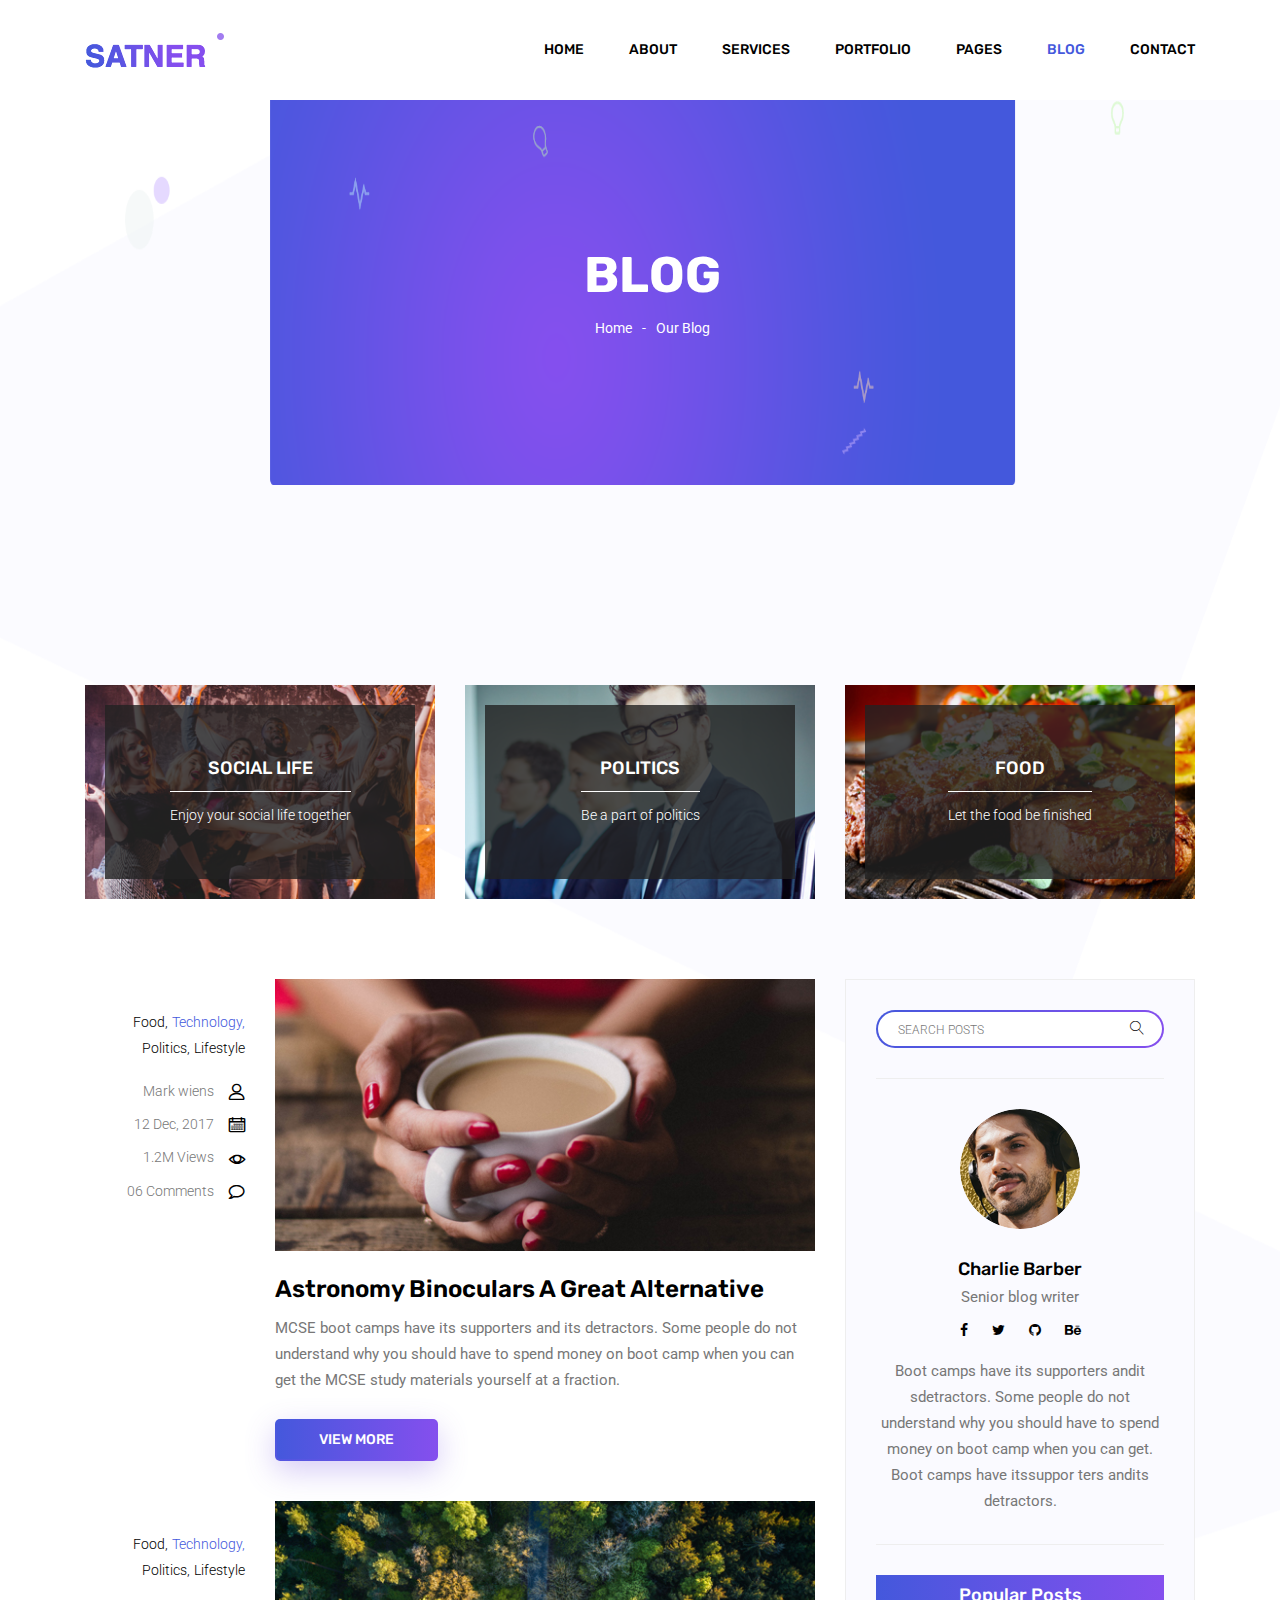
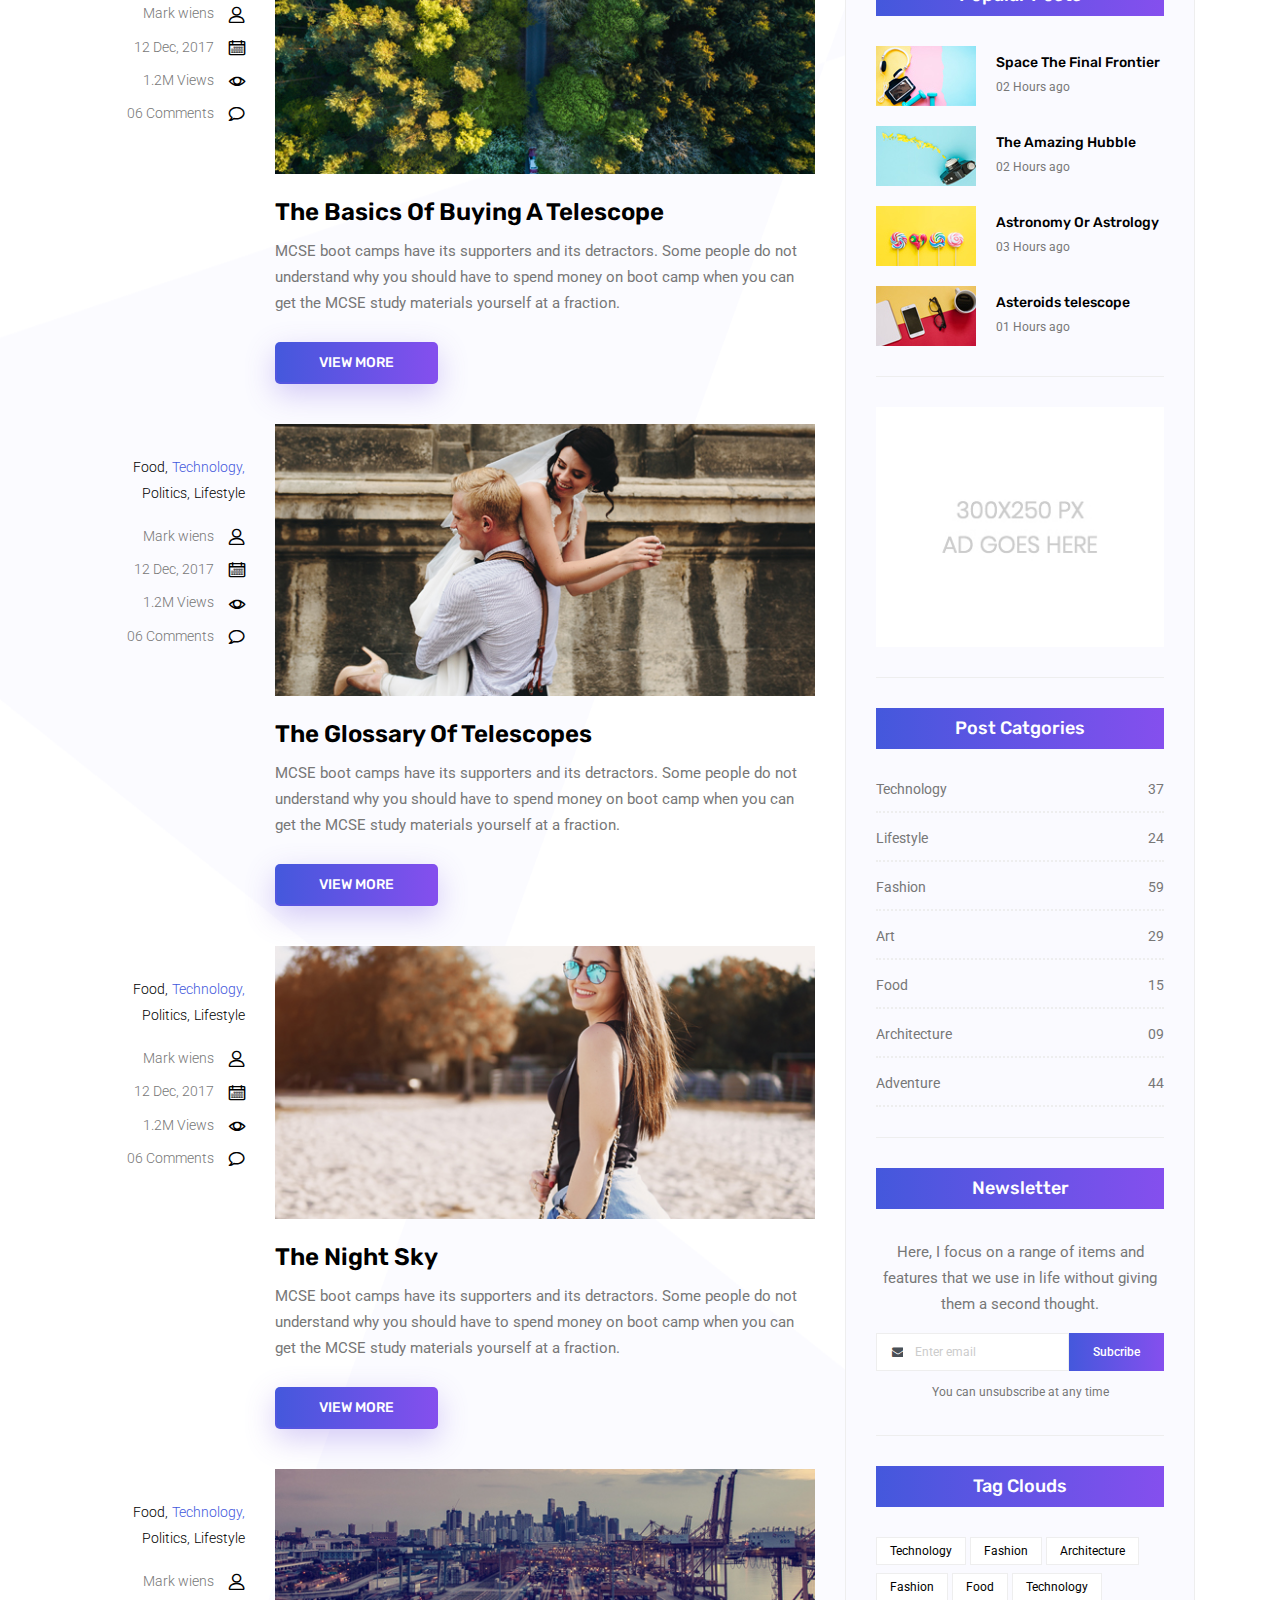
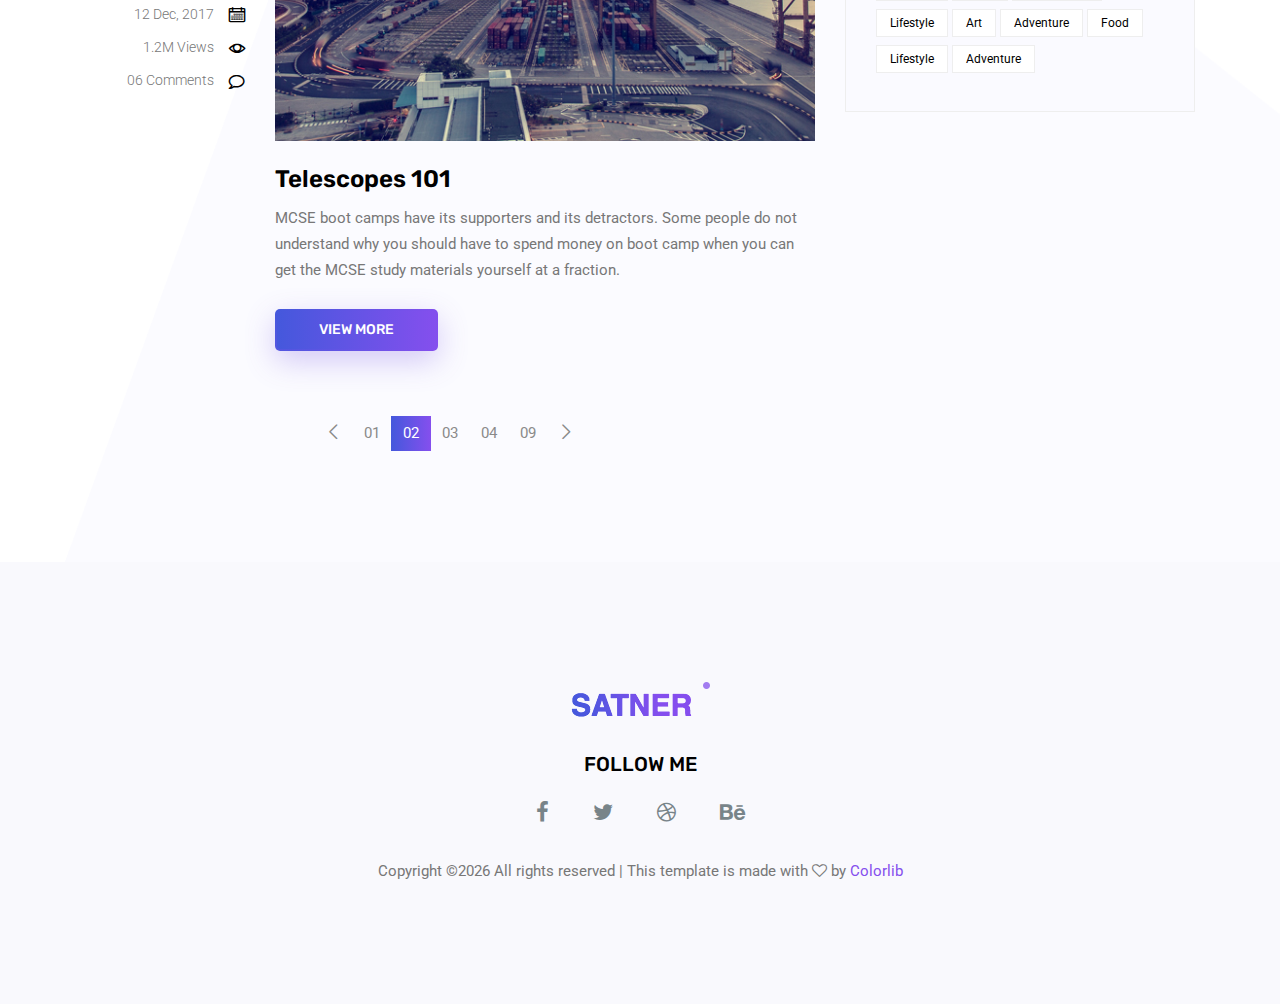
<file: blog.html>
<!doctype html>
<html lang="en">

<head>
	<!-- Required meta tags -->
	<meta charset="utf-8">
	<meta name="viewport" content="width=device-width, initial-scale=1, shrink-to-fit=no">
	<link rel="icon" href="img/favicon.png" type="image/png">
	<title>Blog</title>
	<!-- Bootstrap CSS -->
	<link rel="stylesheet" href="css/bootstrap.css">
	<link rel="stylesheet" href="vendors/linericon/style.css">
	<link rel="stylesheet" href="css/font-awesome.min.css">
	<link rel="stylesheet" href="vendors/owl-carousel/owl.carousel.min.css">
	<link rel="stylesheet" href="css/magnific-popup.css">
	<link rel="stylesheet" href="vendors/nice-select/css/nice-select.css">
	<!-- main css -->
	<link rel="stylesheet" href="css/style.css">
</head>

<body class="blog_version">

	<!--================ Start Header Area =================-->
	<header class="header_area">
		<div class="main_menu">
			<nav class="navbar navbar-expand-lg navbar-light">
				<div class="container">
					<!-- Brand and toggle get grouped for better mobile display -->
					<a class="navbar-brand logo_h" href="index.html"><img src="img/logo.png" alt=""></a>
					<button class="navbar-toggler" type="button" data-toggle="collapse" data-target="#navbarSupportedContent"
					 aria-controls="navbarSupportedContent" aria-expanded="false" aria-label="Toggle navigation">
						<span class="icon-bar"></span>
						<span class="icon-bar"></span>
						<span class="icon-bar"></span>
					</button>
					<!-- Collect the nav links, forms, and other content for toggling -->
					<div class="collapse navbar-collapse offset" id="navbarSupportedContent">
						<ul class="nav navbar-nav menu_nav justify-content-end">
							<li class="nav-item"><a class="nav-link" href="index.html">Home</a></li>
							<li class="nav-item"><a class="nav-link" href="about.html">About</a></li>
							<li class="nav-item"><a class="nav-link" href="services.html">Services</a></li>
							<li class="nav-item"><a class="nav-link" href="portfolio.html">Portfolio</a></li>
							<li class="nav-item submenu dropdown">
								<a href="#" class="nav-link dropdown-toggle" data-toggle="dropdown" role="button" aria-haspopup="true"
								 aria-expanded="false">Pages</a>
								<ul class="dropdown-menu">
                                    <li class="nav-item"><a class="nav-link" href="elements.html">Elements</a></li>
                                    <li class="nav-item"><a class="nav-link" href="portfolio-details.html">Portfolio Details</a></li>
								</ul>
							</li>
							<li class="nav-item submenu dropdown active">
								<a href="#" class="nav-link dropdown-toggle" data-toggle="dropdown" role="button" aria-haspopup="true"
								 aria-expanded="false">Blog</a>
								<ul class="dropdown-menu">
									<li class="nav-item"><a class="nav-link" href="blog.html">Blog</a></li>
									<li class="nav-item"><a class="nav-link" href="single-blog.html">Blog Details</a></li>
								</ul>
							</li>
							<li class="nav-item"><a class="nav-link" href="contact.html">Contact</a></li>
						</ul>
					</div>
				</div>
			</nav>
		</div>
	</header>
	<!--================ End Header Area =================-->

    <!--================ Start Banner Area =================-->
    <section class="banner_area">
        <div class="banner_inner d-flex align-items-center">
            <div class="container">
                <div class="banner_content text-center">
                    <h2>Blog</h2>
                    <div class="page_link">
                        <a href="index.html">Home</a>
                        <a href="blog.html">Our Blog</a>
                    </div>
                </div>
            </div>
        </div>
    </section>
    <!--================ End Banner Area =================-->
        
    <!--================Blog Categorie Area =================-->
    <section class="blog_categorie_area section_gap_top">
        <div class="container">
            <div class="row">
                <div class="col-lg-4">
                    <div class="categories_post">
                        <img src="img/blog/cat-post/cat-post-3.jpg" alt="post">
                        <div class="categories_details">
                            <div class="categories_text">
                                <a href="single-blog.html"><h5>Social Life</h5></a>
                                <div class="border_line"></div>
                                <p>Enjoy your social life together</p>
                            </div>
                        </div>
                    </div>
                </div>
                <div class="col-lg-4">
                    <div class="categories_post">
                        <img src="img/blog/cat-post/cat-post-2.jpg" alt="post">
                        <div class="categories_details">
                            <div class="categories_text">
                                <a href="single-blog.html"><h5>Politics</h5></a>
                                <div class="border_line"></div>
                                <p>Be a part of politics</p>
                            </div>
                        </div>
                    </div>
                </div>
                <div class="col-lg-4">
                    <div class="categories_post">
                        <img src="img/blog/cat-post/cat-post-1.jpg" alt="post">
                        <div class="categories_details">
                            <div class="categories_text">
                                <a href="single-blog.html"><h5>Food</h5></a>
                                <div class="border_line"></div>
                                <p>Let the food be finished</p>
                            </div>
                        </div>
                    </div>
                </div>
            </div>
        </div>
    </section>
    <!--================Blog Categorie Area =================-->
    
    <!--================Blog Area =================-->
    <section class="blog_area">
        <div class="container">
            <div class="row">
                <div class="col-lg-8">
                    <div class="blog_left_sidebar">
                        <article class="row blog_item">
                            <div class="col-md-3">
                                <div class="blog_info text-right">
                                    <div class="post_tag">
                                        <a href="#">Food,</a>
                                        <a class="active" href="#">Technology,</a>
                                        <a href="#">Politics,</a>
                                        <a href="#">Lifestyle</a>
                                    </div>
                                    <ul class="blog_meta list">
                                        <li><a href="#">Mark wiens<i class="lnr lnr-user"></i></a></li>
                                        <li><a href="#">12 Dec, 2017<i class="lnr lnr-calendar-full"></i></a></li>
                                        <li><a href="#">1.2M Views<i class="lnr lnr-eye"></i></a></li>
                                        <li><a href="#">06 Comments<i class="lnr lnr-bubble"></i></a></li>
                                    </ul>
                                </div>
                            </div>
                            <div class="col-md-9">
                                <div class="blog_post">
                                    <img src="img/blog/main-blog/m-blog-1.jpg" alt="">
                                    <div class="blog_details">
                                        <a href="single-blog.html"><h2>Astronomy Binoculars A Great Alternative</h2></a>
                                        <p>MCSE boot camps have its supporters and its detractors. Some people do not understand why you should have to spend money on boot camp when you can get the MCSE study materials yourself at a fraction.</p>
                                        <a href="single-blog.html" class="primary_btn"><span>View More</span></a>
                                    </div>
                                </div>
                            </div>
                        </article>
                        <article class="row blog_item">
                            <div class="col-md-3">
                                <div class="blog_info text-right">
                                    <div class="post_tag">
                                        <a href="#">Food,</a>
                                        <a class="active" href="#">Technology,</a>
                                        <a href="#">Politics,</a>
                                        <a href="#">Lifestyle</a>
                                    </div>
                                    <ul class="blog_meta list">
                                        <li><a href="#">Mark wiens<i class="lnr lnr-user"></i></a></li>
                                        <li><a href="#">12 Dec, 2017<i class="lnr lnr-calendar-full"></i></a></li>
                                        <li><a href="#">1.2M Views<i class="lnr lnr-eye"></i></a></li>
                                        <li><a href="#">06 Comments<i class="lnr lnr-bubble"></i></a></li>
                                    </ul>
                                </div>
                            </div>
                            <div class="col-md-9">
                                <div class="blog_post">
                                    <img src="img/blog/main-blog/m-blog-2.jpg" alt="">
                                    <div class="blog_details">
                                        <a href="single-blog.html"><h2>The Basics Of Buying A Telescope</h2></a>
                                        <p>MCSE boot camps have its supporters and its detractors. Some people do not understand why you should have to spend money on boot camp when you can get the MCSE study materials yourself at a fraction.</p>
                                        <a href="single-blog.html" class="primary_btn"><span>View More</span></a>
                                    </div>
                                </div>
                            </div>
                        </article>
                        <article class="row blog_item">
                            <div class="col-md-3">
                                <div class="blog_info text-right">
                                    <div class="post_tag">
                                        <a href="#">Food,</a>
                                        <a class="active" href="#">Technology,</a>
                                        <a href="#">Politics,</a>
                                        <a href="#">Lifestyle</a>
                                    </div>
                                    <ul class="blog_meta list">
                                        <li><a href="#">Mark wiens<i class="lnr lnr-user"></i></a></li>
                                        <li><a href="#">12 Dec, 2017<i class="lnr lnr-calendar-full"></i></a></li>
                                        <li><a href="#">1.2M Views<i class="lnr lnr-eye"></i></a></li>
                                        <li><a href="#">06 Comments<i class="lnr lnr-bubble"></i></a></li>
                                    </ul>
                                </div>
                            </div>
                            <div class="col-md-9">
                                <div class="blog_post">
                                    <img src="img/blog/main-blog/m-blog-3.jpg" alt="">
                                    <div class="blog_details">
                                        <a href="single-blog.html"><h2>The Glossary Of Telescopes</h2></a>
                                        <p>MCSE boot camps have its supporters and its detractors. Some people do not understand why you should have to spend money on boot camp when you can get the MCSE study materials yourself at a fraction.</p>
                                        <a href="single-blog.html" class="primary_btn"><span>View More</span></a>
                                    </div>
                                </div>
                            </div>
                        </article>
                        <article class="row blog_item">
                            <div class="col-md-3">
                                <div class="blog_info text-right">
                                    <div class="post_tag">
                                        <a href="#">Food,</a>
                                        <a class="active" href="#">Technology,</a>
                                        <a href="#">Politics,</a>
                                        <a href="#">Lifestyle</a>
                                    </div>
                                    <ul class="blog_meta list">
                                        <li><a href="#">Mark wiens<i class="lnr lnr-user"></i></a></li>
                                        <li><a href="#">12 Dec, 2017<i class="lnr lnr-calendar-full"></i></a></li>
                                        <li><a href="#">1.2M Views<i class="lnr lnr-eye"></i></a></li>
                                        <li><a href="#">06 Comments<i class="lnr lnr-bubble"></i></a></li>
                                    </ul>
                                </div>
                            </div>
                            <div class="col-md-9">
                                <div class="blog_post">
                                    <img src="img/blog/main-blog/m-blog-4.jpg" alt="">
                                    <div class="blog_details">
                                        <a href="single-blog.html"><h2>The Night Sky</h2></a>
                                        <p>MCSE boot camps have its supporters and its detractors. Some people do not understand why you should have to spend money on boot camp when you can get the MCSE study materials yourself at a fraction.</p>
                                        <a href="single-blog.html" class="primary_btn"><span>View More</span></a>
                                    </div>
                                </div>
                            </div>
                        </article>
                        <article class="row blog_item">
                            <div class="col-md-3">
                                <div class="blog_info text-right">
                                    <div class="post_tag">
                                        <a href="#">Food,</a>
                                        <a class="active" href="#">Technology,</a>
                                        <a href="#">Politics,</a>
                                        <a href="#">Lifestyle</a>
                                    </div>
                                    <ul class="blog_meta list">
                                        <li><a href="#">Mark wiens<i class="lnr lnr-user"></i></a></li>
                                        <li><a href="#">12 Dec, 2017<i class="lnr lnr-calendar-full"></i></a></li>
                                        <li><a href="#">1.2M Views<i class="lnr lnr-eye"></i></a></li>
                                        <li><a href="#">06 Comments<i class="lnr lnr-bubble"></i></a></li>
                                    </ul>
                                </div>
                            </div>
                            <div class="col-md-9">
                                <div class="blog_post">
                                    <img src="img/blog/main-blog/m-blog-5.jpg" alt="">
                                    <div class="blog_details">
                                        <a href="single-blog.html"><h2>Telescopes 101</h2></a>
                                        <p>MCSE boot camps have its supporters and its detractors. Some people do not understand why you should have to spend money on boot camp when you can get the MCSE study materials yourself at a fraction.</p>
                                        <a href="single-blog.html" class="primary_btn"><span>View More</span></a>
                                    </div>
                                </div>
                            </div>
                        </article>
                        <nav class="blog-pagination justify-content-center d-flex">
                            <ul class="pagination">
                                <li class="page-item">
                                    <a href="#" class="page-link" aria-label="Previous">
                                        <span aria-hidden="true">
                                            <span class="lnr lnr-chevron-left"></span>
                                        </span>
                                    </a>
                                </li>
                                <li class="page-item"><a href="#" class="page-link">01</a></li>
                                <li class="page-item active"><a href="#" class="page-link">02</a></li>
                                <li class="page-item"><a href="#" class="page-link">03</a></li>
                                <li class="page-item"><a href="#" class="page-link">04</a></li>
                                <li class="page-item"><a href="#" class="page-link">09</a></li>
                                <li class="page-item">
                                    <a href="#" class="page-link" aria-label="Next">
                                        <span aria-hidden="true">
                                            <span class="lnr lnr-chevron-right"></span>
                                        </span>
                                    </a>
                                </li>
                            </ul>
                        </nav>
                    </div>
                </div>
                <div class="col-lg-4">
                    <div class="blog_right_sidebar">
                        <aside class="single_sidebar_widget search_widget">
                            <div class="input-group">
                                <input type="text" class="form-control" placeholder="Search Posts">
                                <span class="input-group-btn">
                                    <button class="btn btn-default" type="button"><i class="lnr lnr-magnifier"></i></button>
                                </span>
                            </div><!-- /input-group -->
                            <div class="br"></div>
                        </aside>
                        <aside class="single_sidebar_widget author_widget">
                            <img class="author_img rounded-circle" src="img/blog/author.png" alt="">
                            <h4>Charlie Barber</h4>
                            <p>Senior blog writer</p>
                            <div class="social_icon">
                                <a href="#"><i class="fa fa-facebook"></i></a>
                                <a href="#"><i class="fa fa-twitter"></i></a>
                                <a href="#"><i class="fa fa-github"></i></a>
                                <a href="#"><i class="fa fa-behance"></i></a>
                            </div>
                            <p>Boot camps have its supporters andit sdetractors. Some people do not understand why you should have to spend money on boot camp when you can get. Boot camps have itssuppor ters andits detractors.</p>
                            <div class="br"></div>
                        </aside>
                        <aside class="single_sidebar_widget popular_post_widget">
                            <h3 class="widget_title">Popular Posts</h3>
                            <div class="media post_item">
                                <img src="img/blog/popular-post/post1.jpg" alt="post">
                                <div class="media-body">
                                    <a href="single-blog.html"><h3>Space The Final Frontier</h3></a>
                                    <p>02 Hours ago</p>
                                </div>
                            </div>
                            <div class="media post_item">
                                <img src="img/blog/popular-post/post2.jpg" alt="post">
                                <div class="media-body">
                                    <a href="single-blog.html"><h3>The Amazing Hubble</h3></a>
                                    <p>02 Hours ago</p>
                                </div>
                            </div>
                            <div class="media post_item">
                                <img src="img/blog/popular-post/post3.jpg" alt="post">
                                <div class="media-body">
                                    <a href="single-blog.html"><h3>Astronomy Or Astrology</h3></a>
                                    <p>03 Hours ago</p>
                                </div>
                            </div>
                            <div class="media post_item">
                                <img src="img/blog/popular-post/post4.jpg" alt="post">
                                <div class="media-body">
                                    <a href="single-blog.html"><h3>Asteroids telescope</h3></a>
                                    <p>01 Hours ago</p>
                                </div>
                            </div>
                            <div class="br"></div>
                        </aside>
                        <aside class="single_sidebar_widget ads_widget">
                            <a href="#"><img class="img-fluid" src="img/blog/add.jpg" alt=""></a>
                            <div class="br"></div>
                        </aside>
                        <aside class="single_sidebar_widget post_category_widget">
                            <h4 class="widget_title">Post Catgories</h4>
                            <ul class="list cat-list">
                                <li>
                                    <a href="#" class="d-flex justify-content-between">
                                        <p>Technology</p>
                                        <p>37</p>
                                    </a>
                                </li>
                                <li>
                                    <a href="#" class="d-flex justify-content-between">
                                        <p>Lifestyle</p>
                                        <p>24</p>
                                    </a>
                                </li>
                                <li>
                                    <a href="#" class="d-flex justify-content-between">
                                        <p>Fashion</p>
                                        <p>59</p>
                                    </a>
                                </li>
                                <li>
                                    <a href="#" class="d-flex justify-content-between">
                                        <p>Art</p>
                                        <p>29</p>
                                    </a>
                                </li>
                                <li>
                                    <a href="#" class="d-flex justify-content-between">
                                        <p>Food</p>
                                        <p>15</p>
                                    </a>
                                </li>
                                <li>
                                    <a href="#" class="d-flex justify-content-between">
                                        <p>Architecture</p>
                                        <p>09</p>
                                    </a>
                                </li>
                                <li>
                                    <a href="#" class="d-flex justify-content-between">
                                        <p>Adventure</p>
                                        <p>44</p>
                                    </a>
                                </li>															
                            </ul>
                            <div class="br"></div>
                        </aside>
                        <aside class="single-sidebar-widget newsletter_widget">
                            <h4 class="widget_title">Newsletter</h4>
                            <p>
                            Here, I focus on a range of items and features that we use in life without
                            giving them a second thought.
                            </p>
                            <div class="form-group d-flex flex-row">
                                <div class="input-group">
                                    <div class="input-group-prepend">
                                        <div class="input-group-text"><i class="fa fa-envelope" aria-hidden="true"></i></div>
                                    </div>
                                    <input type="text" class="form-control" id="inlineFormInputGroup" placeholder="Enter email" onfocus="this.placeholder = ''" onblur="this.placeholder = 'Enter email'">
                                </div>
                                <a href="#" class="bbtns">Subcribe</a>
                            </div>	
                            <p class="text-bottom">You can unsubscribe at any time</p>	
                            <div class="br"></div>							
                        </aside>
                        <aside class="single-sidebar-widget tag_cloud_widget">
                            <h4 class="widget_title">Tag Clouds</h4>
                            <ul class="list">
                                <li><a href="#">Technology</a></li>
                                <li><a href="#">Fashion</a></li>
                                <li><a href="#">Architecture</a></li>
                                <li><a href="#">Fashion</a></li>
                                <li><a href="#">Food</a></li>
                                <li><a href="#">Technology</a></li>
                                <li><a href="#">Lifestyle</a></li>
                                <li><a href="#">Art</a></li>
                                <li><a href="#">Adventure</a></li>
                                <li><a href="#">Food</a></li>
                                <li><a href="#">Lifestyle</a></li>
                                <li><a href="#">Adventure</a></li>
                            </ul>
                        </aside>
                    </div>
                </div>
            </div>
        </div>
    </section>
    <!--================Blog Area =================-->
    
    <!--================Footer Area =================-->
	<footer class="footer_area">
        <div class="container">
            <div class="row justify-content-center">
                <div class="col-lg-12">
                    <div class="footer_top flex-column">
                        <div class="footer_logo">
                            <a href="#">
                                <img src="img/logo.png" alt="">
                            </a>
                            <h4>Follow Me</h4>
                        </div>
                        <div class="footer_social">
                            <a href="#"><i class="fa fa-facebook"></i></a>
                            <a href="#"><i class="fa fa-twitter"></i></a>
                            <a href="#"><i class="fa fa-dribbble"></i></a>
                            <a href="#"><i class="fa fa-behance"></i></a>
                        </div>
                    </div>
                </div>
            </div>
            <div class="row footer_bottom justify-content-center">
                <p class="col-lg-8 col-sm-12 footer-text">
                    <!-- Link back to Colorlib can't be removed. Template is licensed under CC BY 3.0. -->
Copyright &copy;<script>document.write(new Date().getFullYear());</script> All rights reserved | This template is made with <i class="fa fa-heart-o" aria-hidden="true"></i> by <a href="https://colorlib.com" target="_blank">Colorlib</a>
<!-- Link back to Colorlib can't be removed. Template is licensed under CC BY 3.0. --></p>
            </div>
        </div>
    </footer>
    <!--================End Footer Area =================-->
   
    <!-- Optional JavaScript -->
    <!-- jQuery first, then Popper.js, then Bootstrap JS -->
    <script src="js/jquery-3.2.1.min.js"></script>
    <script src="js/popper.js"></script>
    <script src="js/bootstrap.min.js"></script>
    <script src="js/stellar.js"></script>
    <script src="vendors/lightbox/simpleLightbox.min.js"></script>
    <script src="vendors/nice-select/js/jquery.nice-select.min.js"></script>
    <script src="vendors/isotope/imagesloaded.pkgd.min.js"></script>
    <script src="vendors/isotope/isotope-min.js"></script>
    <script src="vendors/owl-carousel/owl.carousel.min.js"></script>
    <script src="js/jquery.ajaxchimp.min.js"></script>
    <script src="js/mail-script.js"></script>
    <script src="js/theme.js"></script>
</body>
</html>
</file>
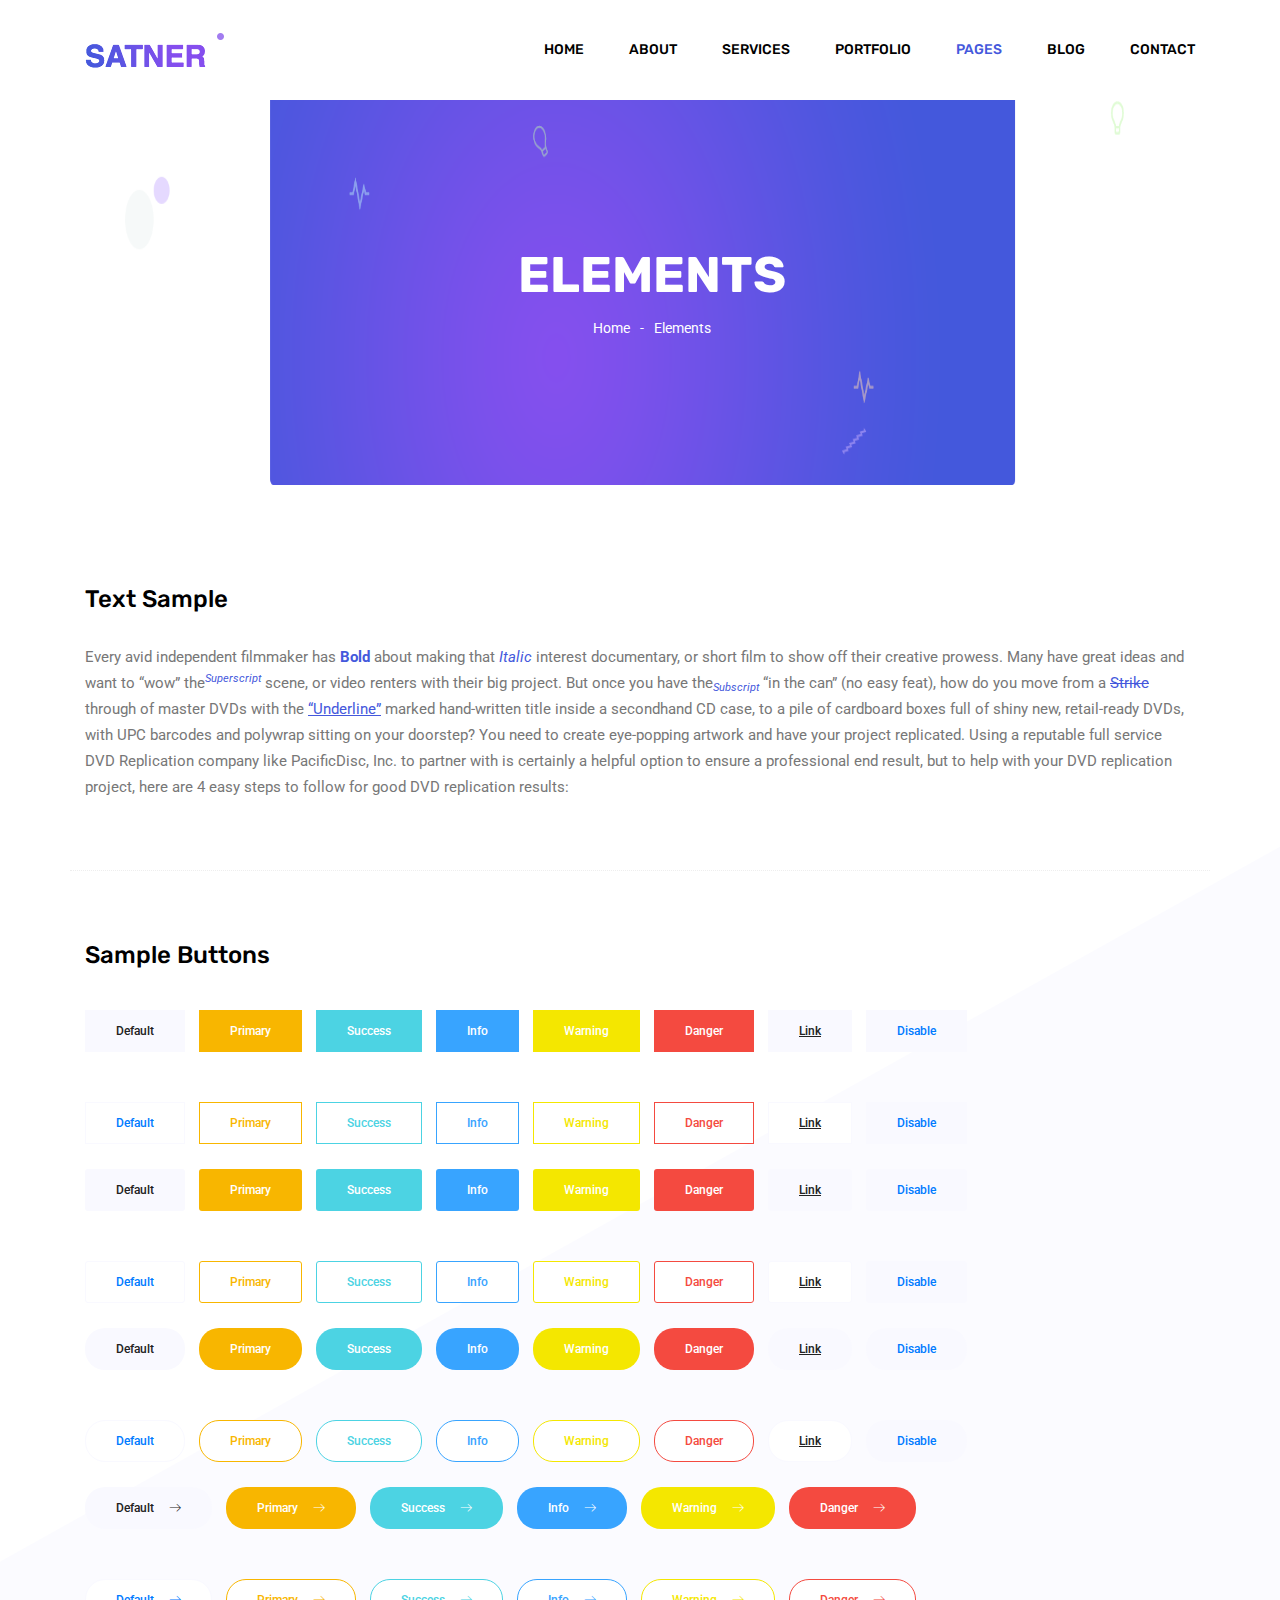
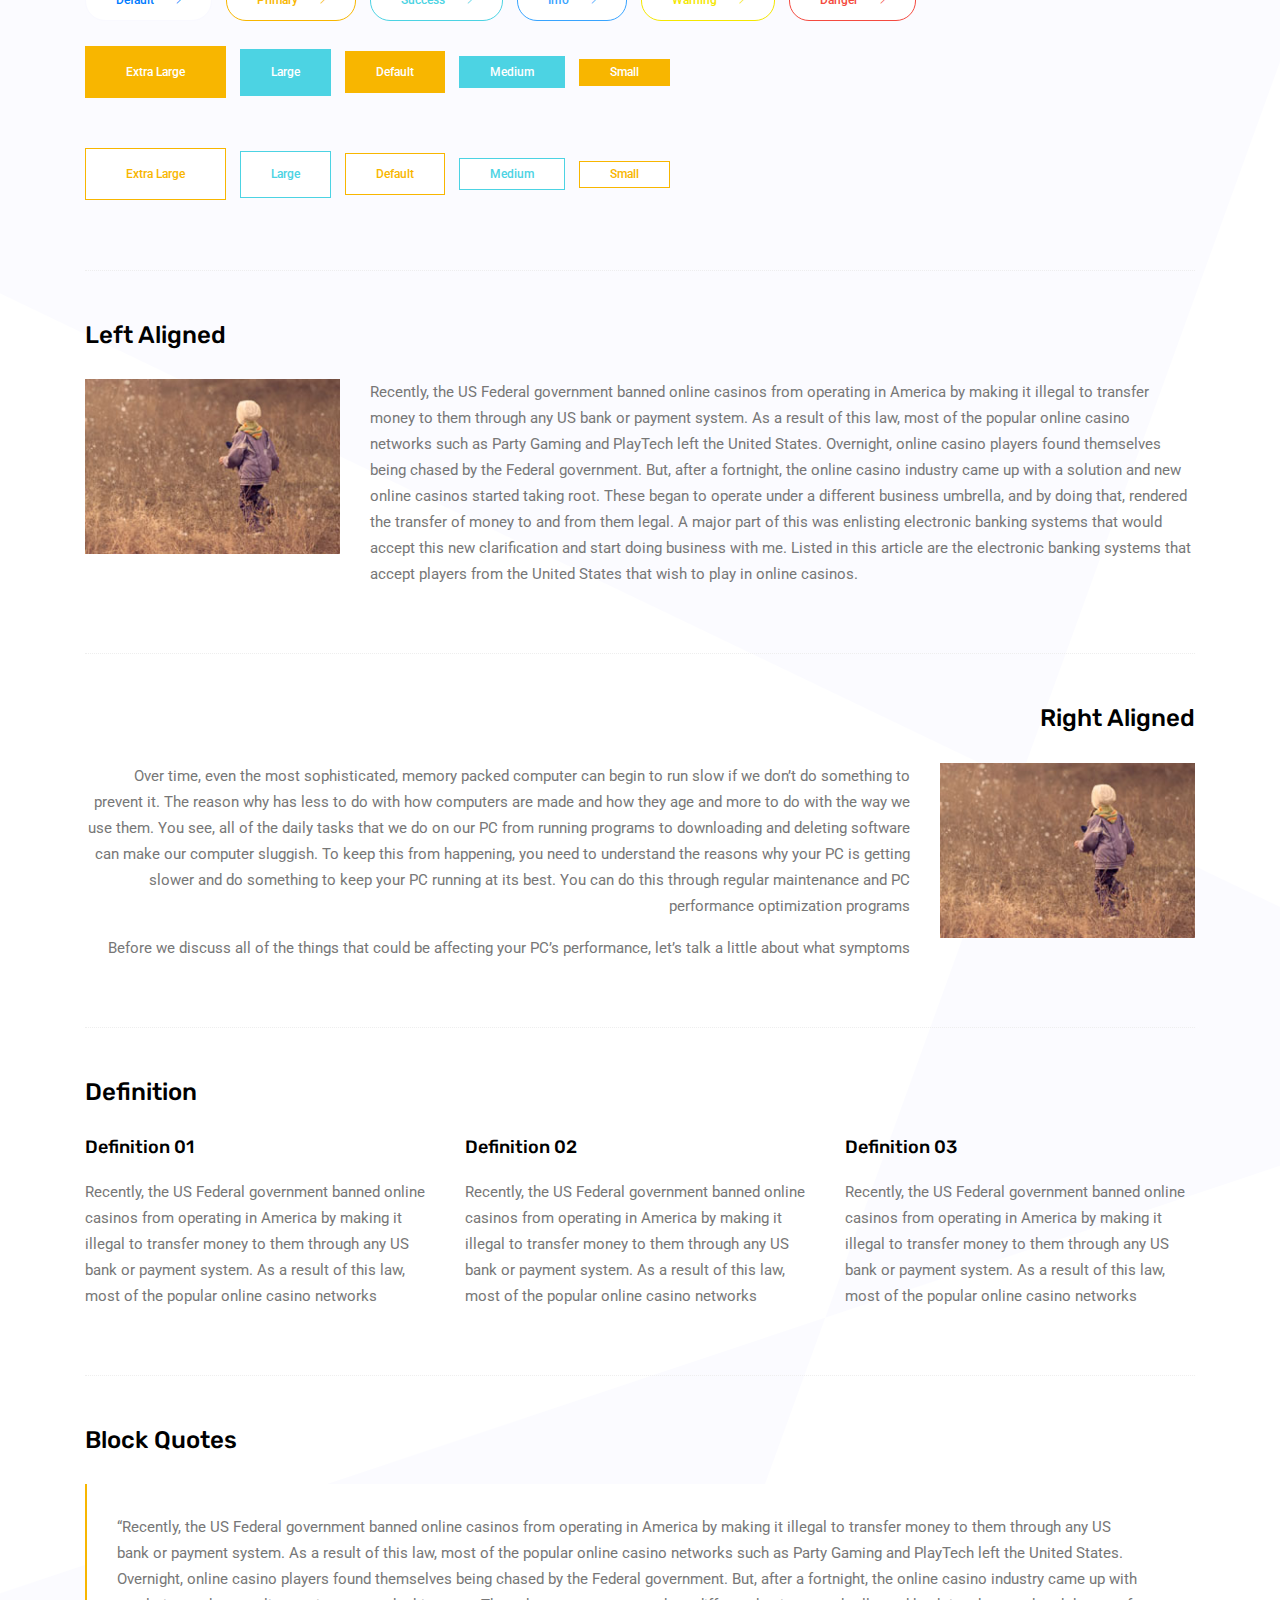
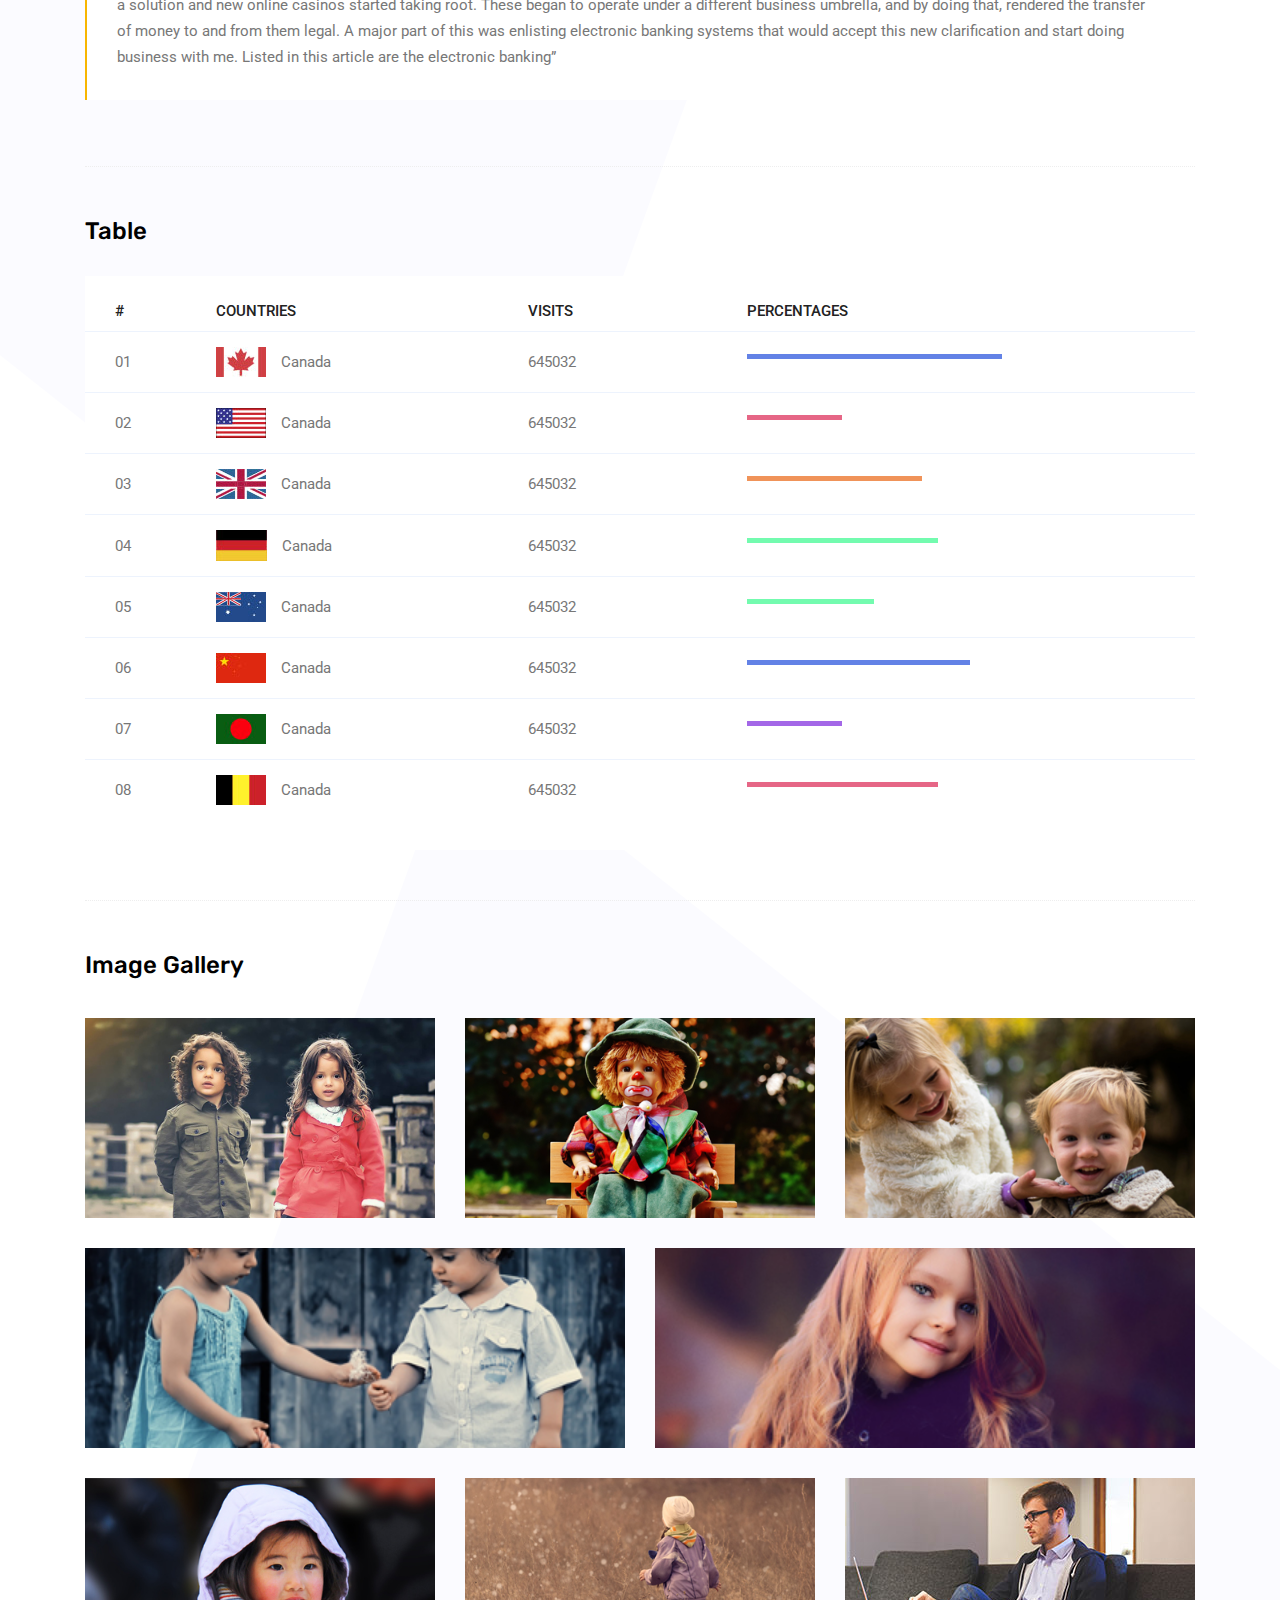
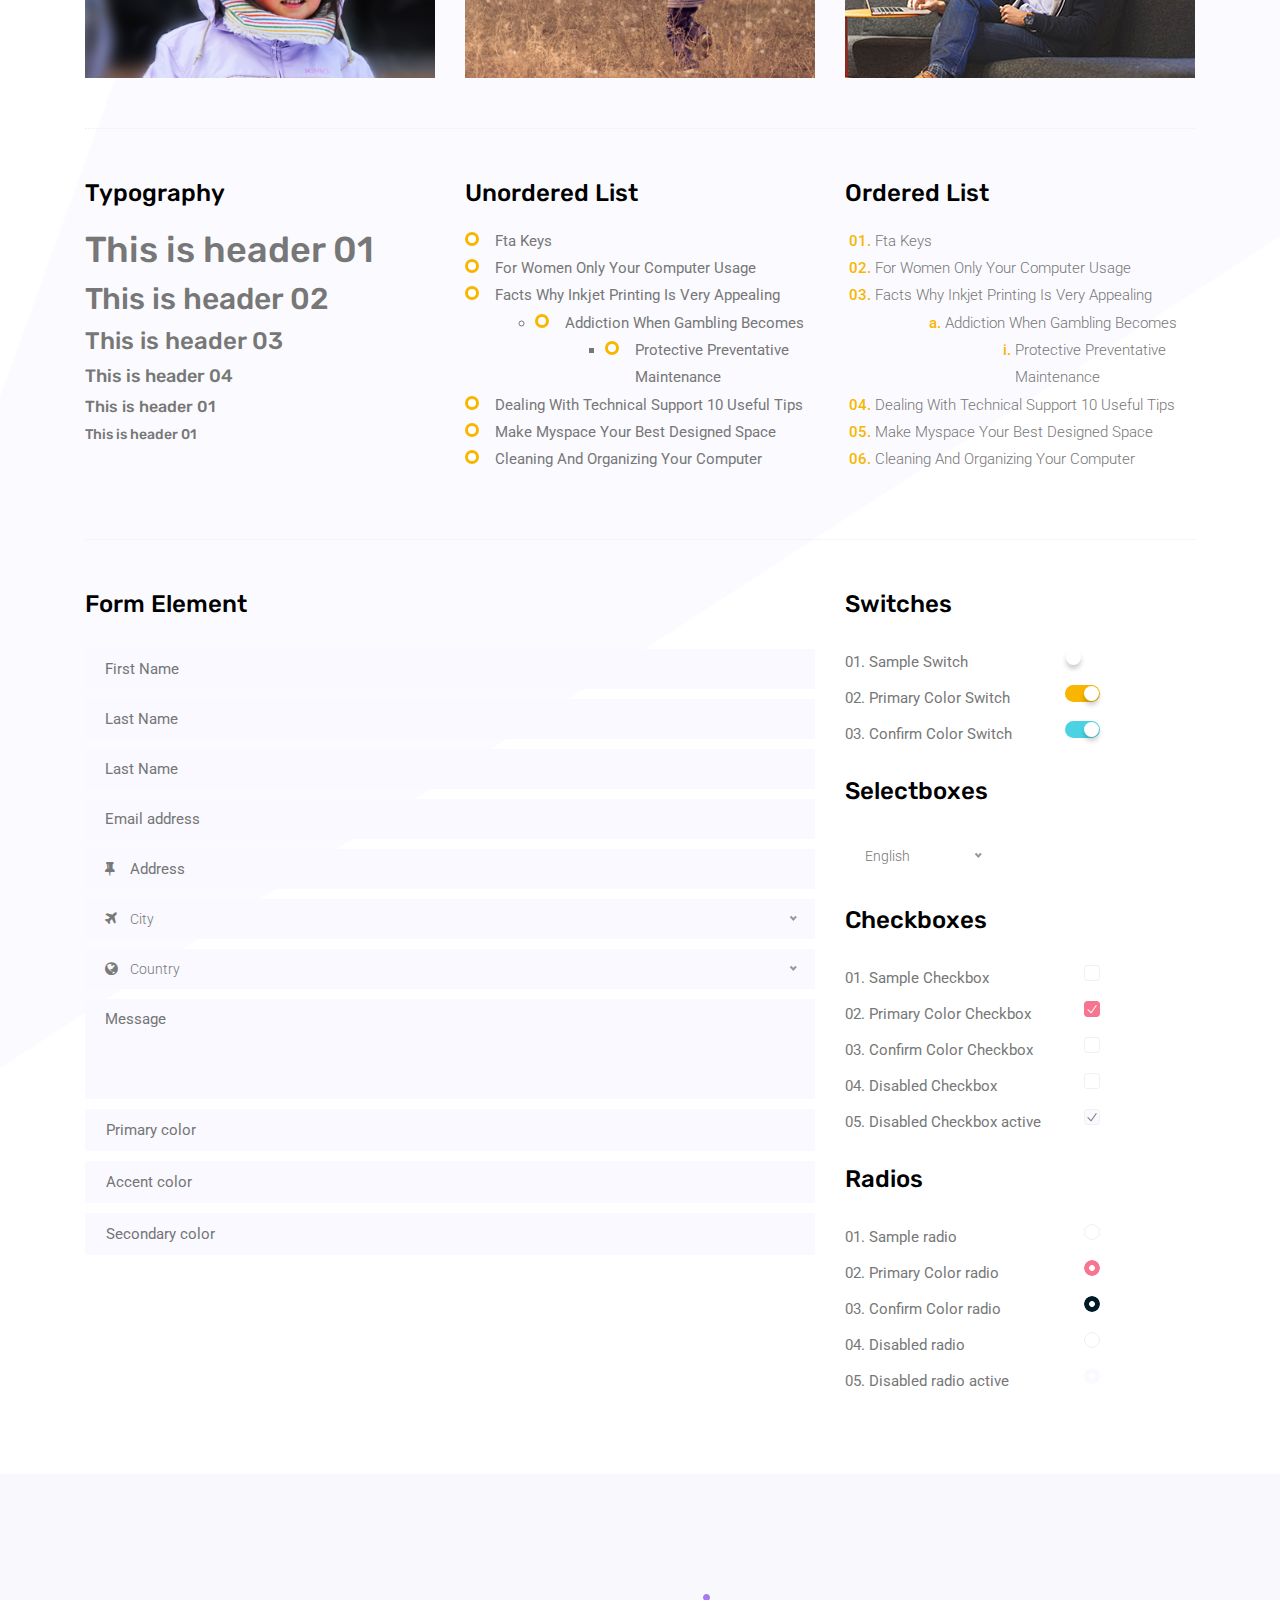
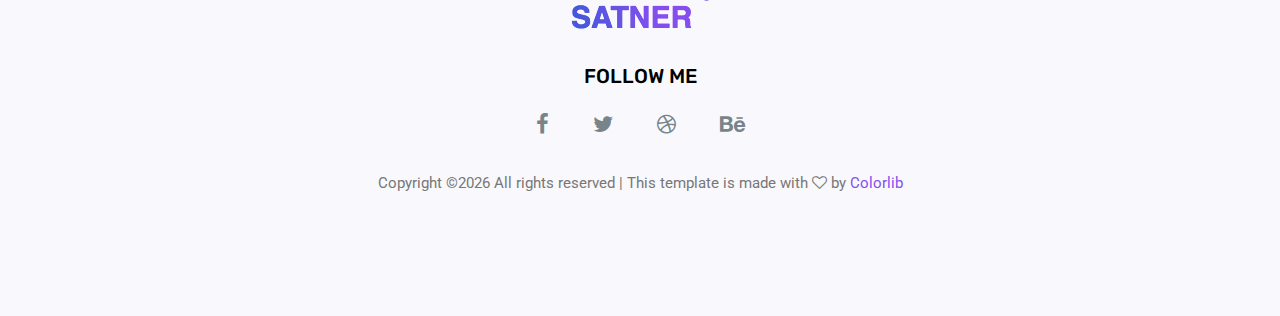
<file: elements.html>
<!doctype html>
<html lang="en">

<head>
	<!-- Required meta tags -->
	<meta charset="utf-8">
	<meta name="viewport" content="width=device-width, initial-scale=1, shrink-to-fit=no">
	<link rel="icon" href="img/favicon.png" type="image/png">
	<title>Elements</title>
	<!-- Bootstrap CSS -->
	<link rel="stylesheet" href="css/bootstrap.css">
	<link rel="stylesheet" href="vendors/linericon/style.css">
	<link rel="stylesheet" href="css/font-awesome.min.css">
	<link rel="stylesheet" href="vendors/owl-carousel/owl.carousel.min.css">
	<link rel="stylesheet" href="css/magnific-popup.css">
	<link rel="stylesheet" href="vendors/nice-select/css/nice-select.css">
	<!-- main css -->
	<link rel="stylesheet" href="css/style.css">
</head>

<body class="blog_version">

	<!--================ Start Header Area =================-->
	<header class="header_area">
		<div class="main_menu">
			<nav class="navbar navbar-expand-lg navbar-light">
				<div class="container">
					<!-- Brand and toggle get grouped for better mobile display -->
					<a class="navbar-brand logo_h" href="index.html"><img src="img/logo.png" alt=""></a>
					<button class="navbar-toggler" type="button" data-toggle="collapse" data-target="#navbarSupportedContent"
					 aria-controls="navbarSupportedContent" aria-expanded="false" aria-label="Toggle navigation">
						<span class="icon-bar"></span>
						<span class="icon-bar"></span>
						<span class="icon-bar"></span>
					</button>
					<!-- Collect the nav links, forms, and other content for toggling -->
					<div class="collapse navbar-collapse offset" id="navbarSupportedContent">
						<ul class="nav navbar-nav menu_nav justify-content-end">
							<li class="nav-item"><a class="nav-link" href="index.html">Home</a></li>
							<li class="nav-item"><a class="nav-link" href="about.html">About</a></li>
							<li class="nav-item"><a class="nav-link" href="services.html">Services</a></li>
							<li class="nav-item"><a class="nav-link" href="portfolio.html">Portfolio</a></li>
							<li class="nav-item submenu dropdown active">
								<a href="#" class="nav-link dropdown-toggle" data-toggle="dropdown" role="button" aria-haspopup="true"
								 aria-expanded="false">Pages</a>
								<ul class="dropdown-menu">
                                    <li class="nav-item"><a class="nav-link" href="elements.html">Elements</a></li>
                                    <li class="nav-item"><a class="nav-link" href="portfolio-details.html">Portfolio Details</a></li>
								</ul>
							</li>
							<li class="nav-item submenu dropdown">
								<a href="#" class="nav-link dropdown-toggle" data-toggle="dropdown" role="button" aria-haspopup="true"
								 aria-expanded="false">Blog</a>
								<ul class="dropdown-menu">
									<li class="nav-item"><a class="nav-link" href="blog.html">Blog</a></li>
									<li class="nav-item"><a class="nav-link" href="single-blog.html">Blog Details</a></li>
								</ul>
							</li>
							<li class="nav-item"><a class="nav-link" href="contact.html">Contact</a></li>
						</ul>
					</div>
				</div>
			</nav>
		</div>
	</header>
	<!--================ End Header Area =================-->

    <!--================ Start Banner Area =================-->
    <section class="banner_area">
        <div class="banner_inner d-flex align-items-center">
            <div class="container">
                <div class="banner_content text-center">
                    <h2>Elements</h2>
                    <div class="page_link">
                        <a href="index.html">Home</a>
                        <a href="elements.html">Elements</a>
                    </div>
                </div>
            </div>
        </div>
    </section>
    <!--================ End Banner Area =================-->
        
	<!-- Start Sample Area -->
	<section class="sample-text-area">
		<div class="container">
			<h3 class="text-heading title_color">Text Sample</h3>
			<p class="sample-text">
				Every avid independent filmmaker has <b>Bold</b> about making that <i>Italic</i> interest documentary, or short film to show off their creative prowess. Many have great ideas and want to “wow” the<sup>Superscript</sup> scene, or video renters with their big project.  But once you have the<sub>Subscript</sub> “in the can” (no easy feat), how do you move from a <del>Strike</del> through of master DVDs with the <u>“Underline”</u> marked hand-written title inside a secondhand CD case, to a pile of cardboard boxes full of shiny new, retail-ready DVDs, with UPC barcodes and polywrap sitting on your doorstep?  You need to create eye-popping artwork and have your project replicated. Using a reputable full service DVD Replication company like PacificDisc, Inc. to partner with is certainly a helpful option to ensure a professional end result, but to help with your DVD replication project, here are 4 easy steps to follow for good DVD replication results: 

			</p>
		</div>
	</section>
	<!-- End Sample Area -->

	<!-- Start Button -->
	<section class="button-area">
		<div class="container border-top-generic">
			<h3 class="text-heading title_color">Sample Buttons</h3>
			<div class="button-group-area">
				<a href="#" class="genric-btn default">Default</a>
				<a href="#" class="genric-btn primary">Primary</a>
				<a href="#" class="genric-btn success">Success</a>
				<a href="#" class="genric-btn info">Info</a>
				<a href="#" class="genric-btn warning">Warning</a>
				<a href="#" class="genric-btn danger">Danger</a>
				<a href="#" class="genric-btn link">Link</a>
				<a href="#" class="genric-btn disable">Disable</a>
			</div>
			<div class="button-group-area mt-10">
				<a href="#" class="genric-btn default-border">Default</a>
				<a href="#" class="genric-btn primary-border">Primary</a>
				<a href="#" class="genric-btn success-border">Success</a>
				<a href="#" class="genric-btn info-border">Info</a>
				<a href="#" class="genric-btn warning-border">Warning</a>
				<a href="#" class="genric-btn danger-border">Danger</a>
				<a href="#" class="genric-btn link-border">Link</a>
				<a href="#" class="genric-btn disable">Disable</a>
			</div>
			<div class="button-group-area mt-40">
				<a href="#" class="genric-btn default radius">Default</a>
				<a href="#" class="genric-btn primary radius">Primary</a>
				<a href="#" class="genric-btn success radius">Success</a>
				<a href="#" class="genric-btn info radius">Info</a>
				<a href="#" class="genric-btn warning radius">Warning</a>
				<a href="#" class="genric-btn danger radius">Danger</a>
				<a href="#" class="genric-btn link radius">Link</a>
				<a href="#" class="genric-btn disable radius">Disable</a>
			</div>
			<div class="button-group-area mt-10">
				<a href="#" class="genric-btn default-border radius">Default</a>
				<a href="#" class="genric-btn primary-border radius">Primary</a>
				<a href="#" class="genric-btn success-border radius">Success</a>
				<a href="#" class="genric-btn info-border radius">Info</a>
				<a href="#" class="genric-btn warning-border radius">Warning</a>
				<a href="#" class="genric-btn danger-border radius">Danger</a>
				<a href="#" class="genric-btn link-border radius">Link</a>
				<a href="#" class="genric-btn disable radius">Disable</a>
			</div>
			<div class="button-group-area mt-40">
				<a href="#" class="genric-btn default circle">Default</a>
				<a href="#" class="genric-btn primary circle">Primary</a>
				<a href="#" class="genric-btn success circle">Success</a>
				<a href="#" class="genric-btn info circle">Info</a>
				<a href="#" class="genric-btn warning circle">Warning</a>
				<a href="#" class="genric-btn danger circle">Danger</a>
				<a href="#" class="genric-btn link circle">Link</a>
				<a href="#" class="genric-btn disable circle">Disable</a>
			</div>
			<div class="button-group-area mt-10">
				<a href="#" class="genric-btn default-border circle">Default</a>
				<a href="#" class="genric-btn primary-border circle">Primary</a>
				<a href="#" class="genric-btn success-border circle">Success</a>
				<a href="#" class="genric-btn info-border circle">Info</a>
				<a href="#" class="genric-btn warning-border circle">Warning</a>
				<a href="#" class="genric-btn danger-border circle">Danger</a>
				<a href="#" class="genric-btn link-border circle">Link</a>
				<a href="#" class="genric-btn disable circle">Disable</a>
			</div>
			<div class="button-group-area mt-40">
				<a href="#" class="genric-btn default circle arrow">Default<span class="lnr lnr-arrow-right"></span></a>
				<a href="#" class="genric-btn primary circle arrow">Primary<span class="lnr lnr-arrow-right"></span></a>
				<a href="#" class="genric-btn success circle arrow">Success<span class="lnr lnr-arrow-right"></span></a>
				<a href="#" class="genric-btn info circle arrow">Info<span class="lnr lnr-arrow-right"></span></a>
				<a href="#" class="genric-btn warning circle arrow">Warning<span class="lnr lnr-arrow-right"></span></a>
				<a href="#" class="genric-btn danger circle arrow">Danger<span class="lnr lnr-arrow-right"></span></a>
			</div>
			<div class="button-group-area mt-10">
				<a href="#" class="genric-btn default-border circle arrow">Default<span class="lnr lnr-arrow-right"></span></a>
				<a href="#" class="genric-btn primary-border circle arrow">Primary<span class="lnr lnr-arrow-right"></span></a>
				<a href="#" class="genric-btn success-border circle arrow">Success<span class="lnr lnr-arrow-right"></span></a>
				<a href="#" class="genric-btn info-border circle arrow">Info<span class="lnr lnr-arrow-right"></span></a>
				<a href="#" class="genric-btn warning-border circle arrow">Warning<span class="lnr lnr-arrow-right"></span></a>
				<a href="#" class="genric-btn danger-border circle arrow">Danger<span class="lnr lnr-arrow-right"></span></a>
			</div>
			<div class="button-group-area mt-40">
				<a href="#" class="genric-btn primary e-large">Extra Large</a>
				<a href="#" class="genric-btn success large">Large</a>
				<a href="#" class="genric-btn primary">Default</a>
				<a href="#" class="genric-btn success medium">Medium</a>
				<a href="#" class="genric-btn primary small">Small</a>
			</div>
			<div class="button-group-area mt-10">
				<a href="#" class="genric-btn primary-border e-large">Extra Large</a>
				<a href="#" class="genric-btn success-border large">Large</a>
				<a href="#" class="genric-btn primary-border">Default</a>
				<a href="#" class="genric-btn success-border medium">Medium</a>
				<a href="#" class="genric-btn primary-border small">Small</a>
			</div>
		</div>
	</section>
	<!-- End Button -->
	
	<!-- Start Align Area -->
	<div class="whole-wrap">
		<div class="container">
			<div class="section-top-border">
				<h3 class="mb-30 title_color">Left Aligned</h3>
				<div class="row">
					<div class="col-md-3">
						<img src="img/elements/d.jpg" alt="" class="img-fluid">
					</div>
					<div class="col-md-9 mt-sm-20 left-align-p">
						<p>Recently, the US Federal government banned online casinos from operating in America by making it illegal to transfer money to them through any US bank or payment system. As a result of this law, most of the popular online casino networks such as Party Gaming and PlayTech left the United States. Overnight, online casino players found themselves being chased by the Federal government. But, after a fortnight, the online casino industry came up with a solution and new online casinos started taking root. These began to operate under a different business umbrella, and by doing that, rendered the transfer of money to and from them legal. A major part of this was enlisting electronic banking systems that would accept this new clarification and start doing business with me. Listed in this article are the electronic banking systems that accept players from the United States that wish to play in online casinos.</p>
					</div>
				</div>
			</div>
			<div class="section-top-border text-right">
				<h3 class="mb-30 title_color">Right Aligned</h3>
				<div class="row">
					<div class="col-md-9">
						<p class="text-right">Over time, even the most sophisticated, memory packed computer can begin to run slow if we don’t do something to prevent it. The reason why has less to do with how computers are made and how they age and more to do with the way we use them. You see, all of the daily tasks that we do on our PC from running programs to downloading and deleting software can make our computer sluggish. To keep this from happening, you need to understand the reasons why your PC is getting slower and do something to keep your PC running at its best. You can do this through regular maintenance and PC performance optimization programs</p>
						<p class="text-right">Before we discuss all of the things that could be affecting your PC’s performance, let’s talk a little about what symptoms</p>
					</div>
					<div class="col-md-3">
						<img src="img/elements/d.jpg" alt="" class="img-fluid">
					</div>
				</div>
			</div>
			<div class="section-top-border">
				<h3 class="mb-30 title_color">Definition</h3>
				<div class="row">
					<div class="col-md-4">
						<div class="single-defination">
							<h4 class="mb-20">Definition 01</h4>
							<p>Recently, the US Federal government banned online casinos from operating in America by making it illegal to transfer money to them through any US bank or payment system. As a result of this law, most of the popular online casino networks</p>
						</div>
					</div>
					<div class="col-md-4">
						<div class="single-defination">
							<h4 class="mb-20">Definition 02</h4>
							<p>Recently, the US Federal government banned online casinos from operating in America by making it illegal to transfer money to them through any US bank or payment system. As a result of this law, most of the popular online casino networks</p>
						</div>
					</div>
					<div class="col-md-4">
						<div class="single-defination">
							<h4 class="mb-20">Definition 03</h4>
							<p>Recently, the US Federal government banned online casinos from operating in America by making it illegal to transfer money to them through any US bank or payment system. As a result of this law, most of the popular online casino networks</p>
						</div>
					</div>
				</div>
			</div>
			<div class="section-top-border">
				<h3 class="mb-30 title_color">Block Quotes</h3>
				<div class="row">
					<div class="col-lg-12">
						<blockquote class="generic-blockquote">
							“Recently, the US Federal government banned online casinos from operating in America by making it illegal to transfer money to them through any US bank or payment system. As a result of this law, most of the popular online casino networks such as Party Gaming and PlayTech left the United States. Overnight, online casino players found themselves being chased by the Federal government. But, after a fortnight, the online casino industry came up with a solution and new online casinos started taking root. These began to operate under a different business umbrella, and by doing that, rendered the transfer of money to and from them legal. A major part of this was enlisting electronic banking systems that would accept this new clarification and start doing business with me. Listed in this article are the electronic banking” 
						</blockquote>
					</div>
				</div>
			</div>
			<div class="section-top-border">
				<h3 class="mb-30 title_color">Table</h3>
				<div class="progress-table-wrap">
					<div class="progress-table">
						<div class="table-head">
							<div class="serial">#</div>
							<div class="country">Countries</div>
							<div class="visit">Visits</div>
							<div class="percentage">Percentages</div>
						</div>
						<div class="table-row">
							<div class="serial">01</div>
							<div class="country"> <img src="img/elements/f1.jpg" alt="flag">Canada</div>
							<div class="visit">645032</div>
							<div class="percentage">
								<div class="progress">
									<div class="progress-bar color-1" role="progressbar" style="width: 80%" aria-valuenow="80" aria-valuemin="0" aria-valuemax="100"></div>
								</div>
							</div>
						</div>
						<div class="table-row">
							<div class="serial">02</div>
							<div class="country"> <img src="img/elements/f2.jpg" alt="flag">Canada</div>
							<div class="visit">645032</div>
							<div class="percentage">
								<div class="progress">
									<div class="progress-bar color-2" role="progressbar" style="width: 30%" aria-valuenow="30" aria-valuemin="0" aria-valuemax="100"></div>
								</div>
							</div>
						</div>
						<div class="table-row">
							<div class="serial">03</div>
							<div class="country"> <img src="img/elements/f3.jpg" alt="flag">Canada</div>
							<div class="visit">645032</div>
							<div class="percentage">
								<div class="progress">
									<div class="progress-bar color-3" role="progressbar" style="width: 55%" aria-valuenow="55" aria-valuemin="0" aria-valuemax="100"></div>
								</div>
							</div>
						</div>
						<div class="table-row">
							<div class="serial">04</div>
							<div class="country"> <img src="img/elements/f4.jpg" alt="flag">Canada</div>
							<div class="visit">645032</div>
							<div class="percentage">
								<div class="progress">
									<div class="progress-bar color-4" role="progressbar" style="width: 60%" aria-valuenow="60" aria-valuemin="0" aria-valuemax="100"></div>
								</div>
							</div>
						</div>
						<div class="table-row">
							<div class="serial">05</div>
							<div class="country"> <img src="img/elements/f5.jpg" alt="flag">Canada</div>
							<div class="visit">645032</div>
							<div class="percentage">
								<div class="progress">
									<div class="progress-bar color-5" role="progressbar" style="width: 40%" aria-valuenow="40" aria-valuemin="0" aria-valuemax="100"></div>
								</div>
							</div>
						</div>
						<div class="table-row">
							<div class="serial">06</div>
							<div class="country"> <img src="img/elements/f6.jpg" alt="flag">Canada</div>
							<div class="visit">645032</div>
							<div class="percentage">
								<div class="progress">
									<div class="progress-bar color-6" role="progressbar" style="width: 70%" aria-valuenow="70" aria-valuemin="0" aria-valuemax="100"></div>
								</div>
							</div>
						</div>
						<div class="table-row">
							<div class="serial">07</div>
							<div class="country"> <img src="img/elements/f7.jpg" alt="flag">Canada</div>
							<div class="visit">645032</div>
							<div class="percentage">
								<div class="progress">
									<div class="progress-bar color-7" role="progressbar" style="width: 30%" aria-valuenow="30" aria-valuemin="0" aria-valuemax="100"></div>
								</div>
							</div>
						</div>
						<div class="table-row">
							<div class="serial">08</div>
							<div class="country"> <img src="img/elements/f8.jpg" alt="flag">Canada</div>
							<div class="visit">645032</div>
							<div class="percentage">
								<div class="progress">
									<div class="progress-bar color-8" role="progressbar" style="width: 60%" aria-valuenow="60" aria-valuemin="0" aria-valuemax="100"></div>
								</div>
							</div>
						</div>
					</div>
				</div>
			</div>
			<div class="section-top-border">
				<h3 class="title_color">Image Gallery</h3>
				<div class="row gallery-item">
					<div class="col-md-4">
						<a href="img/elements/g1.jpg" class="img-gal"><div class="single-gallery-image" style="background: url(img/elements/g1.jpg);"></div></a>
					</div>
					<div class="col-md-4">
						<a href="img/elements/g2.jpg" class="img-gal"><div class="single-gallery-image" style="background: url(img/elements/g2.jpg);"></div></a>
					</div>
					<div class="col-md-4">
						<a href="img/elements/g3.jpg" class="img-gal"><div class="single-gallery-image" style="background: url(img/elements/g3.jpg);"></div></a>
					</div>
					<div class="col-md-6">
						<a href="img/elements/g4.jpg" class="img-gal"><div class="single-gallery-image" style="background: url(img/elements/g4.jpg);"></div></a>
					</div>
					<div class="col-md-6">
						<a href="img/elements/g5.jpg" class="img-gal"><div class="single-gallery-image" style="background: url(img/elements/g5.jpg);"></div></a>
					</div>
					<div class="col-md-4">
						<a href="img/elements/g6.jpg" class="img-gal"><div class="single-gallery-image" style="background: url(img/elements/g6.jpg);"></div></a>
					</div>
					<div class="col-md-4">
						<a href="img/elements/g7.jpg" class="img-gal"><div class="single-gallery-image" style="background: url(img/elements/g7.jpg);"></div></a>
					</div>
					<div class="col-md-4">
						<a href="img/elements/g8.jpg" class="img-gal"><div class="single-gallery-image" style="background: url(img/elements/g8.jpg);"></div></a>
					</div>
				</div>
			</div>
			<div class="section-top-border">
				<div class="row">
					<div class="col-lg-4 col-sm-6 typo-sec">
						<h3 class="mb-20 title_color">Typography</h3>
						<div class="typography">
							<h1 class="typo-list">This is header 01</h1>
							<h2 class="typo-list">This is header 02</h2>
							<h3 class="typo-list">This is header 03</h3>
							<h4 class="typo-list">This is header 04</h4>
							<h5 class="typo-list">This is header 01</h5>
							<h6 class="typo-list">This is header 01</h6>
						</div>
					</div>
					<div class="col-lg-4 col-sm-6 mt-sm-30 typo-sec">
						<h3 class="mb-20 title_color">Unordered List</h3>
						<div class="">
							<ul class="unordered-list">
								<li>Fta Keys</li>
								<li>For Women Only Your Computer Usage</li>
								<li>Facts Why Inkjet Printing Is Very Appealing
									<ul>
										<li>Addiction When Gambling Becomes
											<ul>
												<li>Protective Preventative Maintenance</li>
											</ul>
										</li>
									</ul>
								</li>
								<li>Dealing With Technical Support 10 Useful Tips</li>
								<li>Make Myspace Your Best Designed Space</li>
								<li>Cleaning And Organizing Your Computer</li>
							</ul>
						</div>
					</div>
					<div class="col-lg-4 col-sm-6 mt-sm-30 typo-sec">
						<h3 class="mb-20 title_color">Ordered List</h3>
						<div class="">
							<ol class="ordered-list">
								<li><span>Fta Keys</span></li>
								<li><span>For Women Only Your Computer Usage</span></li>
								<li><span>Facts Why Inkjet Printing Is Very Appealing</span>
									<ol class="ordered-list-alpha">
										<li><span>Addiction When Gambling Becomes</span>
											<ol class="ordered-list-roman">
												<li><span>Protective Preventative Maintenance</span></li>
											</ol>
										</li>
									</ol>
								</li>
								<li><span>Dealing With Technical Support 10 Useful Tips</span></li>
								<li><span>Make Myspace Your Best Designed Space</span></li>
								<li><span>Cleaning And Organizing Your Computer</span></li>
							</ol>
						</div>
					</div>
				</div>
			</div>
			<div class="section-top-border">
				<div class="row">
					<div class="col-lg-8 col-md-8">
						<h3 class="mb-30 title_color">Form Element</h3>
						<form action="#">
							<div class="mt-10">
								<input type="text" name="first_name" placeholder="First Name" onfocus="this.placeholder = ''" onblur="this.placeholder = 'First Name'" required class="single-input">
							</div>
							<div class="mt-10">
								<input type="text" name="last_name" placeholder="Last Name" onfocus="this.placeholder = ''" onblur="this.placeholder = 'Last Name'" required class="single-input">
							</div>
							<div class="mt-10">
								<input type="text" name="last_name" placeholder="Last Name" onfocus="this.placeholder = ''" onblur="this.placeholder = 'Last Name'" required class="single-input">
							</div>
							<div class="mt-10">
								<input type="email" name="EMAIL" placeholder="Email address" onfocus="this.placeholder = ''" onblur="this.placeholder = 'Email address'" required class="single-input">
							</div>
							<div class="input-group-icon mt-10">
								<div class="icon"><i class="fa fa-thumb-tack" aria-hidden="true"></i></div>
								<input type="text" name="address" placeholder="Address" onfocus="this.placeholder = ''" onblur="this.placeholder = 'Address'" required class="single-input">
							</div>
							<div class="input-group-icon mt-10">
								<div class="icon"><i class="fa fa-plane" aria-hidden="true"></i></div>
								<div class="form-select" id="default-select">
									<select>
										<option value="1">City</option>
										<option value="1">Dhaka</option>
										<option value="1">Dilli</option>
										<option value="1">Newyork</option>
										<option value="1">Islamabad</option>
									</select>
								</div>
							</div>
							<div class="input-group-icon mt-10">
								<div class="icon"><i class="fa fa-globe" aria-hidden="true"></i></div>
								<div class="form-select" id="default-select2">
									<select>
										<option value="1">Country</option>
										<option value="1">Bangladesh</option>
										<option value="1">India</option>
										<option value="1">England</option>
										<option value="1">Srilanka</option>
									</select>
								</div>
							</div>
							
							<div class="mt-10">
								<textarea class="single-textarea" placeholder="Message" onfocus="this.placeholder = ''" onblur="this.placeholder = 'Message'" required></textarea>
							</div>
							<div class="mt-10">
								<input type="text" name="first_name" placeholder="Primary color" onfocus="this.placeholder = ''" onblur="this.placeholder = 'Primary color'" required class="single-input-primary">
							</div>
							<div class="mt-10">
								<input type="text" name="first_name" placeholder="Accent color" onfocus="this.placeholder = ''" onblur="this.placeholder = 'Accent color'" required class="single-input-accent">
							</div>
							<div class="mt-10">
								<input type="text" name="first_name" placeholder="Secondary color" onfocus="this.placeholder = ''" onblur="this.placeholder = 'Secondary color'" required class="single-input-secondary">
							</div>
						</form>
					</div>
					<div class="col-lg-3 col-md-4 mt-sm-30 element-wrap">
						<div class="single-element-widget">
							<h3 class="mb-30 title_color">Switches</h3>
							<div class="switch-wrap d-flex justify-content-between">
								<p>01. Sample Switch</p>
								<div class="primary-switch">
									<input type="checkbox" id="default-switch">
									<label for="default-switch"></label>
								</div>
							</div>
							<div class="switch-wrap d-flex justify-content-between">
								<p>02. Primary Color Switch</p>
								<div class="primary-switch">
									<input type="checkbox" id="primary-switch" checked>
									<label for="primary-switch"></label>
								</div>
							</div>
							<div class="switch-wrap d-flex justify-content-between">
								<p>03. Confirm Color Switch</p>
								<div class="confirm-switch">
									<input type="checkbox" id="confirm-switch" checked>
									<label for="confirm-switch"></label>
								</div>
							</div>
						</div>
						<div class="single-element-widget">
							<h3 class="mb-30 title_color">Selectboxes</h3>
							<div class="default-select" id="default-select">
								<select>
									<option value="1">English</option>
									<option value="1">Spanish</option>
									<option value="1">Arabic</option>
									<option value="1">Portuguise</option>
									<option value="1">Bengali</option>
								</select>
							</div>
						</div>
						<div class="single-element-widget">
							<h3 class="mb-30 title_color">Checkboxes</h3>
							<div class="switch-wrap d-flex justify-content-between">
								<p>01. Sample Checkbox</p>
								<div class="primary-checkbox">
									<input type="checkbox" id="default-checkbox">
									<label for="default-checkbox"></label>
								</div>
							</div>
							<div class="switch-wrap d-flex justify-content-between">
								<p>02. Primary Color Checkbox</p>
								<div class="primary-checkbox">
									<input type="checkbox" id="primary-checkbox" checked>
									<label for="primary-checkbox"></label>
								</div>
							</div>
							<div class="switch-wrap d-flex justify-content-between">
								<p>03. Confirm Color Checkbox</p>
								<div class="confirm-checkbox">
									<input type="checkbox" id="confirm-checkbox">
									<label for="confirm-checkbox"></label>
								</div>
							</div>
							<div class="switch-wrap d-flex justify-content-between">
								<p>04. Disabled Checkbox</p>
								<div class="disabled-checkbox">
									<input type="checkbox" id="disabled-checkbox" disabled>
									<label for="disabled-checkbox"></label>
								</div>
							</div>
							<div class="switch-wrap d-flex justify-content-between">
								<p>05. Disabled Checkbox active</p>
								<div class="disabled-checkbox">
									<input type="checkbox" id="disabled-checkbox-active" checked disabled>
									<label for="disabled-checkbox-active"></label>
								</div>
							</div>
						</div>
						<div class="single-element-widget">
							<h3 class="mb-30 title_color">Radios</h3>
							<div class="switch-wrap d-flex justify-content-between">
								<p>01. Sample radio</p>
								<div class="primary-radio">
									<input type="checkbox" id="default-radio">
									<label for="default-radio"></label>
								</div>
							</div>
							<div class="switch-wrap d-flex justify-content-between">
								<p>02. Primary Color radio</p>
								<div class="primary-radio">
									<input type="checkbox" id="primary-radio" checked>
									<label for="primary-radio"></label>
								</div>
							</div>
							<div class="switch-wrap d-flex justify-content-between">
								<p>03. Confirm Color radio</p>
								<div class="confirm-radio">
									<input type="checkbox" id="confirm-radio" checked>
									<label for="confirm-radio"></label>
								</div>
							</div>
							<div class="switch-wrap d-flex justify-content-between">
								<p>04. Disabled radio</p>
								<div class="disabled-radio">
									<input type="checkbox" id="disabled-radio" disabled>
									<label for="disabled-radio"></label>
								</div>
							</div>
							<div class="switch-wrap d-flex justify-content-between">
								<p>05. Disabled radio active</p>
								<div class="disabled-radio">
									<input type="checkbox" id="disabled-radio-active" checked disabled>
									<label for="disabled-radio-active"></label>
								</div>
							</div>
						</div>
					</div>
				</div>
			</div>
		</div>
	</div>
	<!-- End Align Area -->
        
    <!--================Footer Area =================-->
	<footer class="footer_area">
		<div class="container">
			<div class="row justify-content-center">
				<div class="col-lg-12">
					<div class="footer_top flex-column">
						<div class="footer_logo">
							<a href="#">
								<img src="img/logo.png" alt="">
							</a>
							<h4>Follow Me</h4>
						</div>
						<div class="footer_social">
							<a href="#"><i class="fa fa-facebook"></i></a>
							<a href="#"><i class="fa fa-twitter"></i></a>
							<a href="#"><i class="fa fa-dribbble"></i></a>
							<a href="#"><i class="fa fa-behance"></i></a>
						</div>
					</div>
				</div>
			</div>
			<div class="row footer_bottom justify-content-center">
				<p class="col-lg-8 col-sm-12 footer-text">
					<!-- Link back to Colorlib can't be removed. Template is licensed under CC BY 3.0. -->
Copyright &copy;<script>document.write(new Date().getFullYear());</script> All rights reserved | This template is made with <i class="fa fa-heart-o" aria-hidden="true"></i> by <a href="https://colorlib.com" target="_blank">Colorlib</a>
<!-- Link back to Colorlib can't be removed. Template is licensed under CC BY 3.0. --></p>
			</div>
		</div>
	</footer>
	<!--================End Footer Area =================-->
		   
		<!-- Optional JavaScript -->
		<!-- jQuery first, then Popper.js, then Bootstrap JS -->
		<script src="js/jquery-3.2.1.min.js"></script>
		<script src="js/popper.js"></script>
		<script src="js/bootstrap.min.js"></script>
		<script src="js/stellar.js"></script>
		<script src="vendors/lightbox/simpleLightbox.min.js"></script>
		<script src="vendors/nice-select/js/jquery.nice-select.min.js"></script>
		<script src="vendors/isotope/imagesloaded.pkgd.min.js"></script>
		<script src="vendors/isotope/isotope-min.js"></script>
		<script src="vendors/owl-carousel/owl.carousel.min.js"></script>
		<script src="js/jquery.ajaxchimp.min.js"></script>
		<script src="js/mail-script.js"></script>
		<script src="js/theme.js"></script>
	</body>
</html>
</file>
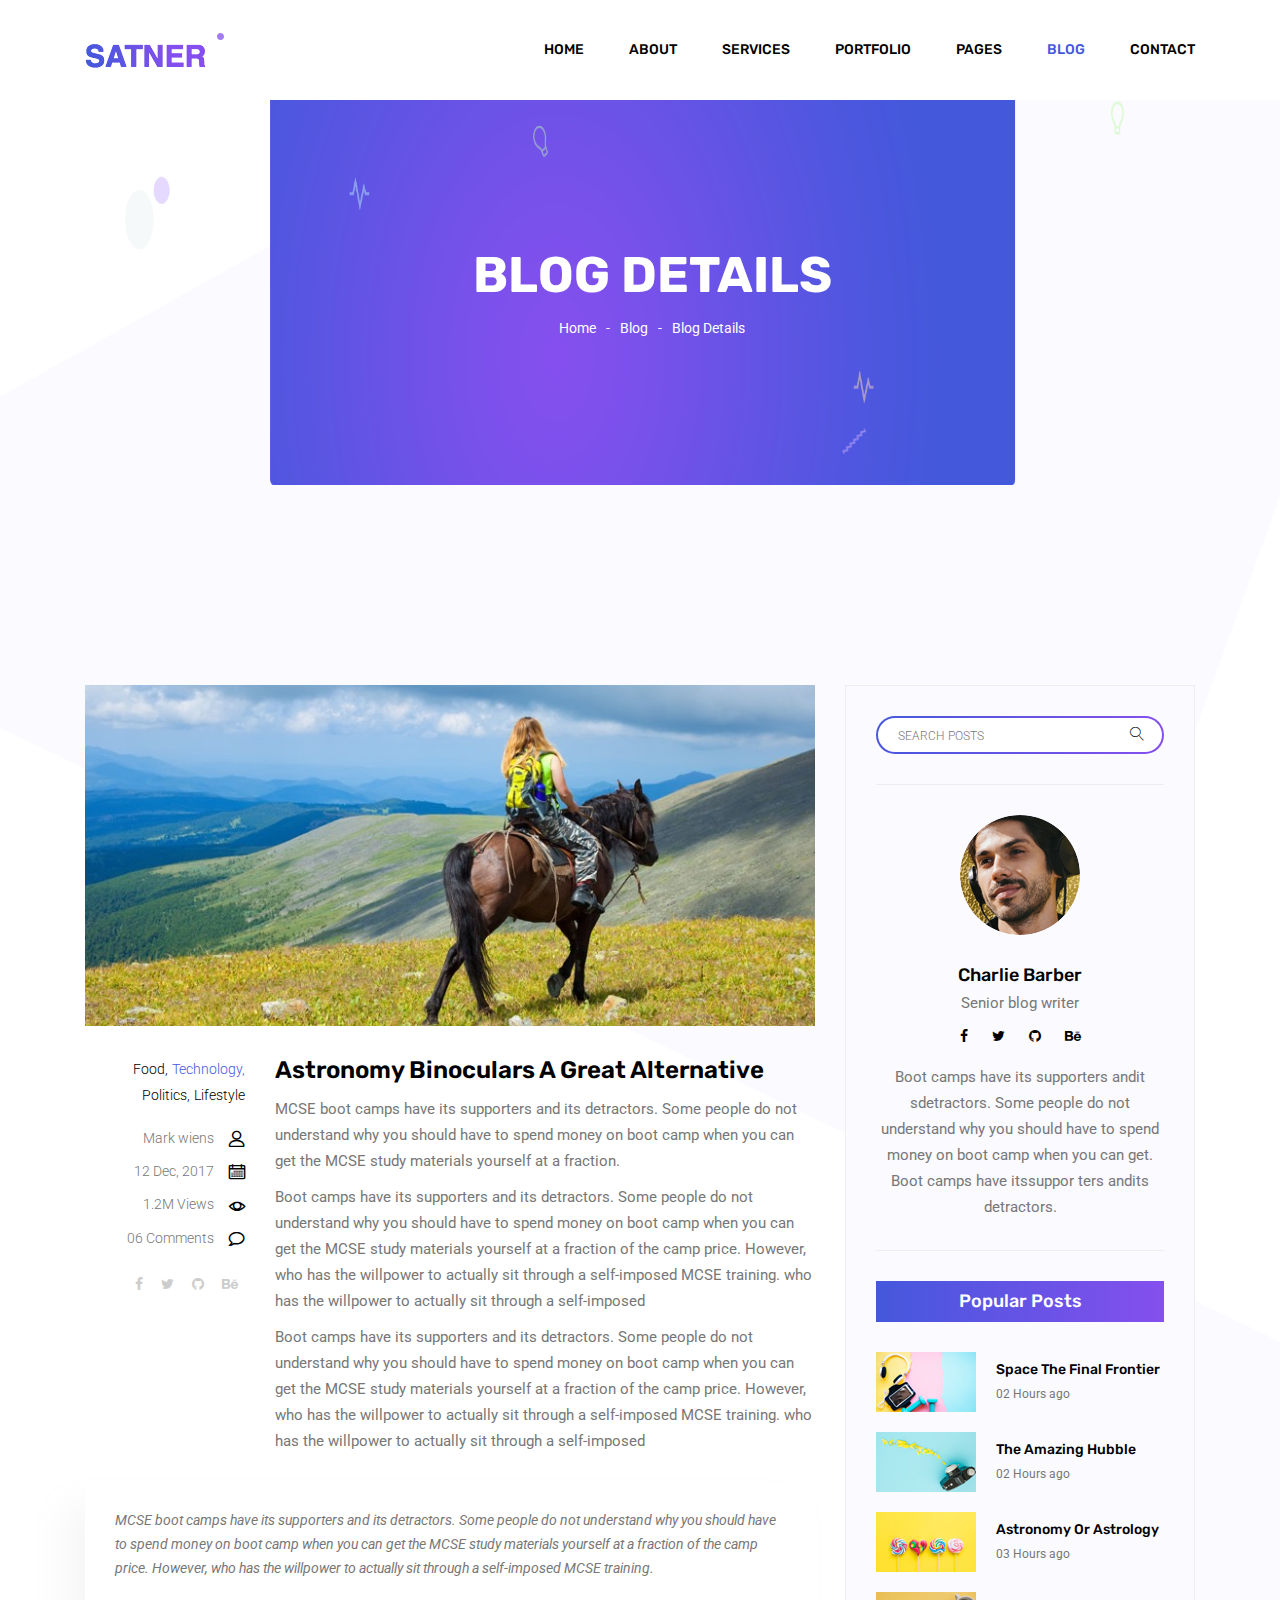
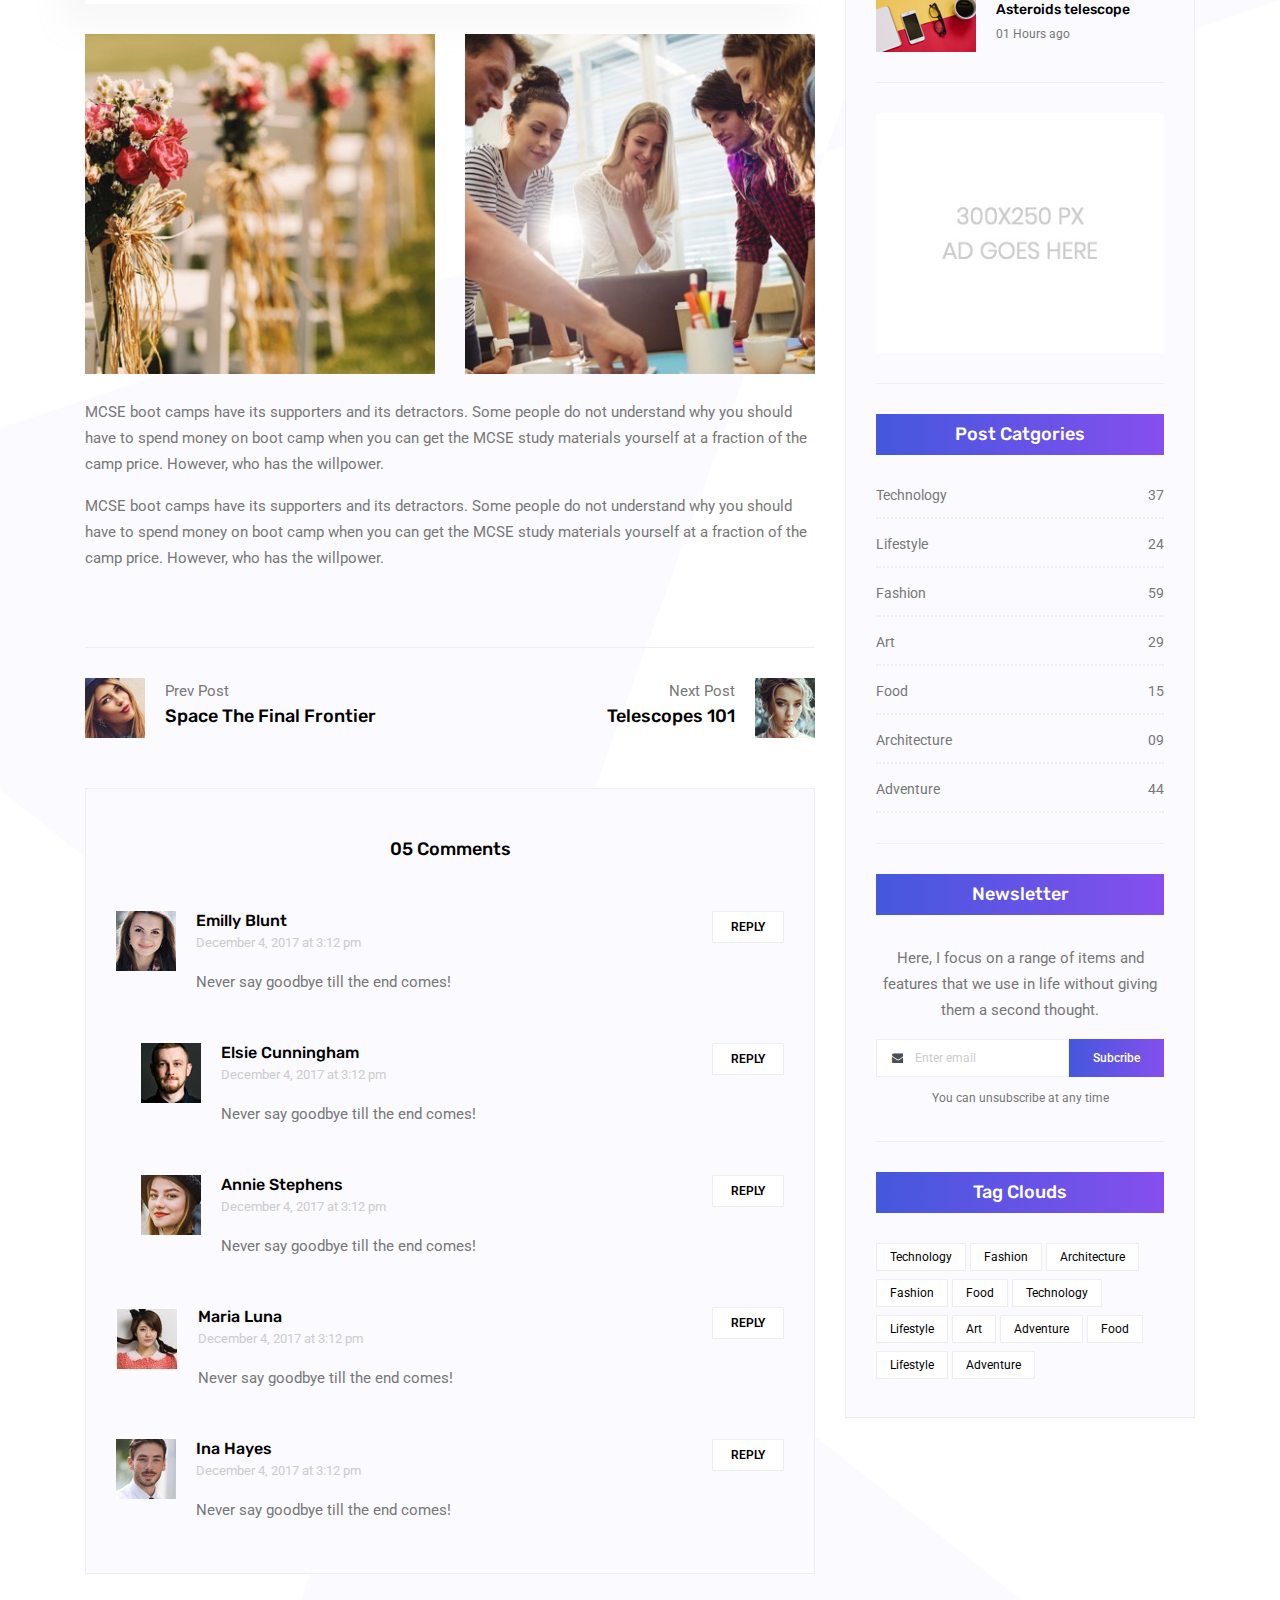
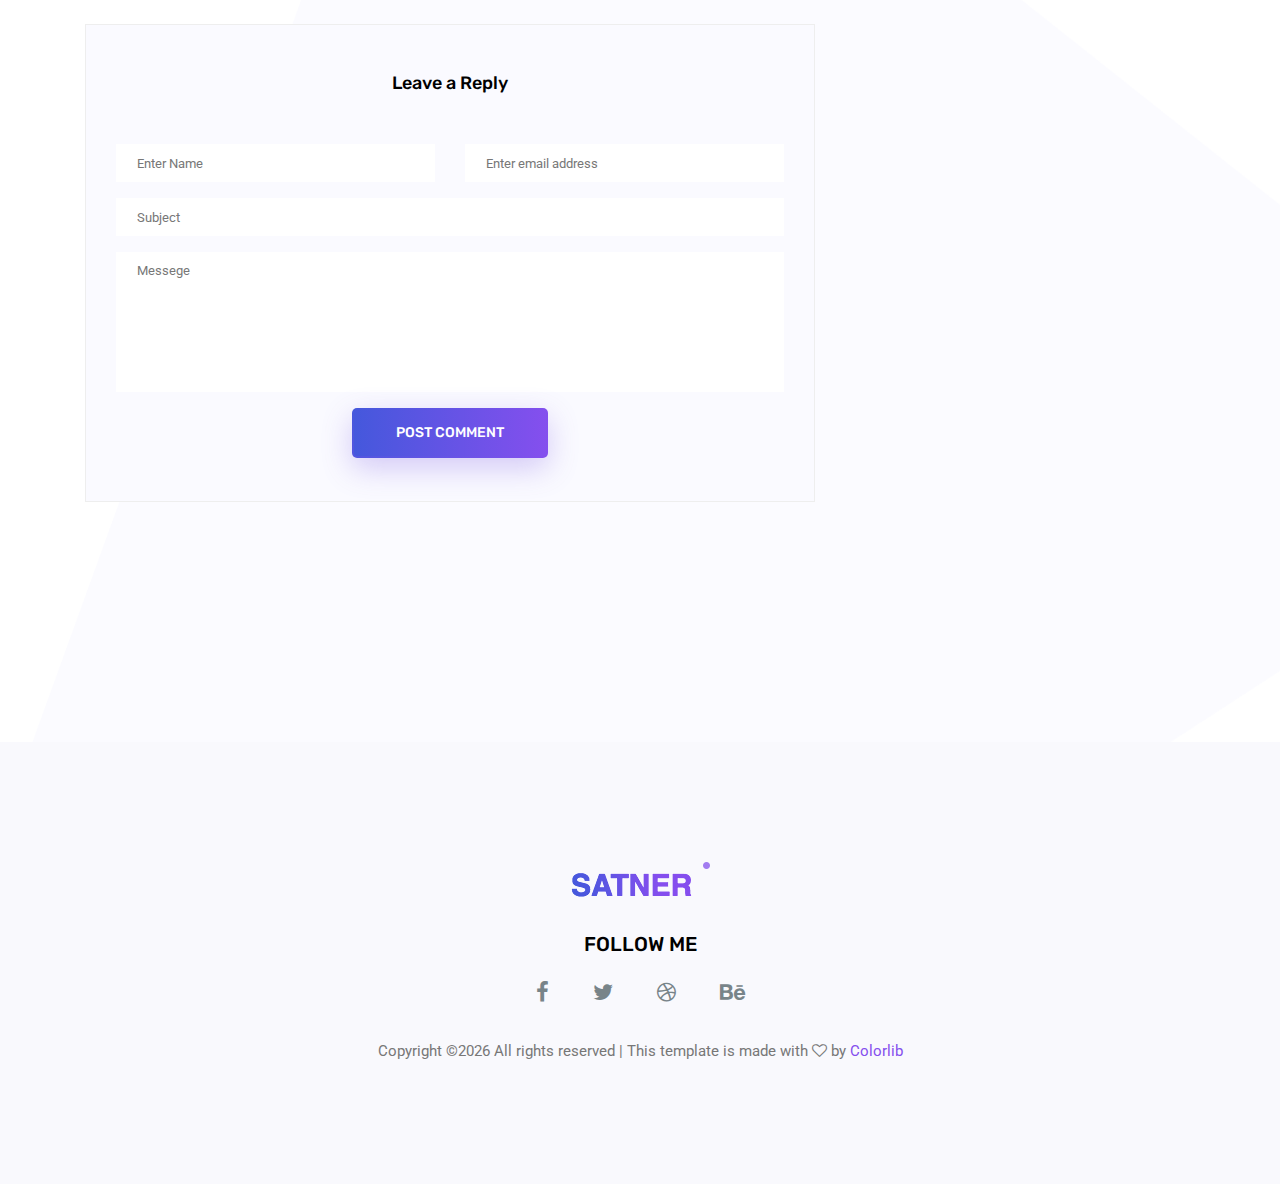
<file: single-blog.html>
<!doctype html>
<html lang="en">

<head>
	<!-- Required meta tags -->
	<meta charset="utf-8">
	<meta name="viewport" content="width=device-width, initial-scale=1, shrink-to-fit=no">
	<link rel="icon" href="img/favicon.png" type="image/png">
	<title>Blog Details</title>
	<!-- Bootstrap CSS -->
	<link rel="stylesheet" href="css/bootstrap.css">
	<link rel="stylesheet" href="vendors/linericon/style.css">
	<link rel="stylesheet" href="css/font-awesome.min.css">
	<link rel="stylesheet" href="vendors/owl-carousel/owl.carousel.min.css">
	<link rel="stylesheet" href="css/magnific-popup.css">
	<link rel="stylesheet" href="vendors/nice-select/css/nice-select.css">
	<!-- main css -->
	<link rel="stylesheet" href="css/style.css">
</head>

<body class="blog_version">

	<!--================ Start Header Area =================-->
	<header class="header_area">
		<div class="main_menu">
			<nav class="navbar navbar-expand-lg navbar-light">
				<div class="container">
					<!-- Brand and toggle get grouped for better mobile display -->
					<a class="navbar-brand logo_h" href="index.html"><img src="img/logo.png" alt=""></a>
					<button class="navbar-toggler" type="button" data-toggle="collapse" data-target="#navbarSupportedContent"
					 aria-controls="navbarSupportedContent" aria-expanded="false" aria-label="Toggle navigation">
						<span class="icon-bar"></span>
						<span class="icon-bar"></span>
						<span class="icon-bar"></span>
					</button>
					<!-- Collect the nav links, forms, and other content for toggling -->
					<div class="collapse navbar-collapse offset" id="navbarSupportedContent">
						<ul class="nav navbar-nav menu_nav justify-content-end">
							<li class="nav-item"><a class="nav-link" href="index.html">Home</a></li>
							<li class="nav-item"><a class="nav-link" href="about.html">About</a></li>
							<li class="nav-item"><a class="nav-link" href="services.html">Services</a></li>
							<li class="nav-item"><a class="nav-link" href="portfolio.html">Portfolio</a></li>
							<li class="nav-item submenu dropdown">
								<a href="#" class="nav-link dropdown-toggle" data-toggle="dropdown" role="button" aria-haspopup="true"
								 aria-expanded="false">Pages</a>
								<ul class="dropdown-menu">
                                    <li class="nav-item"><a class="nav-link" href="elements.html">Elements</a></li>
                                    <li class="nav-item"><a class="nav-link" href="portfolio-details.html">Portfolio Details</a></li>
								</ul>
							</li>
							<li class="nav-item submenu dropdown active">
								<a href="#" class="nav-link dropdown-toggle" data-toggle="dropdown" role="button" aria-haspopup="true"
								 aria-expanded="false">Blog</a>
								<ul class="dropdown-menu">
									<li class="nav-item"><a class="nav-link" href="blog.html">Blog</a></li>
									<li class="nav-item"><a class="nav-link" href="single-blog.html">Blog Details</a></li>
								</ul>
							</li>
							<li class="nav-item"><a class="nav-link" href="contact.html">Contact</a></li>
						</ul>
					</div>
				</div>
			</nav>
		</div>
	</header>
	<!--================ End Header Area =================-->

    <!--================ Start Banner Area =================-->
    <section class="banner_area">
        <div class="banner_inner d-flex align-items-center">
            <div class="container">
                <div class="banner_content text-center">
                    <h2>Blog Details</h2>
                    <div class="page_link">
                        <a href="index.html">Home</a>
                        <a href="blog.html">Blog</a>
                        <a href="single-blog.html">Blog Details</a>
                    </div>
                </div>
            </div>
        </div>
    </section>
    <!--================ End Banner Area =================-->
    
    <!--================Blog Area =================-->
    <section class="blog_area single-post-area section_gap">
        <div class="container">
            <div class="row">
                <div class="col-lg-8 posts-list">
                    <div class="single-post row">
                        <div class="col-lg-12">
                            <div class="feature-img">
                                <img class="img-fluid" src="img/blog/feature-img1.jpg" alt="">
                            </div>									
                        </div>
                        <div class="col-lg-3  col-md-3">
                            <div class="blog_info text-right">
                                <div class="post_tag">
                                    <a href="#">Food,</a>
                                    <a class="active" href="#">Technology,</a>
                                    <a href="#">Politics,</a>
                                    <a href="#">Lifestyle</a>
                                </div>
                                <ul class="blog_meta list">
                                    <li><a href="#">Mark wiens<i class="lnr lnr-user"></i></a></li>
                                    <li><a href="#">12 Dec, 2017<i class="lnr lnr-calendar-full"></i></a></li>
                                    <li><a href="#">1.2M Views<i class="lnr lnr-eye"></i></a></li>
                                    <li><a href="#">06 Comments<i class="lnr lnr-bubble"></i></a></li>
                                </ul>
                                <ul class="social-links">
                                    <li><a href="#"><i class="fa fa-facebook"></i></a></li>
                                    <li><a href="#"><i class="fa fa-twitter"></i></a></li>
                                    <li><a href="#"><i class="fa fa-github"></i></a></li>
                                    <li><a href="#"><i class="fa fa-behance"></i></a></li>
                                </ul>
                            </div>
                        </div>
                        <div class="col-lg-9 col-md-9 blog_details">
                            <h2>Astronomy Binoculars A Great Alternative</h2>
                            <p class="excert">
                                MCSE boot camps have its supporters and its detractors. Some people do not understand why you should have to spend money on boot camp when you can get the MCSE study materials yourself at a fraction.
                            </p>
                            <p>
                                Boot camps have its supporters and its detractors. Some people do not understand why you should have to spend money on boot camp when you can get the MCSE study materials yourself at a fraction of the camp price. However, who has the willpower to actually sit through a self-imposed MCSE training. who has the willpower to actually sit through a self-imposed
                            </p>
                            <p>
                                Boot camps have its supporters and its detractors. Some people do not understand why you should have to spend money on boot camp when you can get the MCSE study materials yourself at a fraction of the camp price. However, who has the willpower to actually sit through a self-imposed MCSE training. who has the willpower to actually sit through a self-imposed
                            </p>
                        </div>
                        <div class="col-lg-12">
                            <div class="quotes">
                                MCSE boot camps have its supporters and its detractors. Some people do not understand why you should have to spend money on boot camp when you can get the MCSE study materials yourself at a fraction of the camp price. However, who has the willpower to actually sit through a self-imposed MCSE training.										
                            </div>
                            <div class="row">
                                <div class="col-6">
                                    <img class="img-fluid" src="img/blog/post-img1.jpg" alt="">
                                </div>
                                <div class="col-6">
                                    <img class="img-fluid" src="img/blog/post-img2.jpg" alt="">
                                </div>	
                                <div class="col-lg-12 mt-25">
                                    <p>
                                        MCSE boot camps have its supporters and its detractors. Some people do not understand why you should have to spend money on boot camp when you can get the MCSE study materials yourself at a fraction of the camp price. However, who has the willpower.
                                    </p>
                                    <p>
                                        MCSE boot camps have its supporters and its detractors. Some people do not understand why you should have to spend money on boot camp when you can get the MCSE study materials yourself at a fraction of the camp price. However, who has the willpower.
                                    </p>											
                                </div>									
                            </div>
                        </div>
                    </div>
                    <div class="navigation-area">
                        <div class="row">
                            <div class="col-lg-6 col-md-6 col-12 nav-left flex-row d-flex justify-content-start align-items-center">
                                <div class="thumb">
                                    <a href="#"><img class="img-fluid" src="img/blog/prev.jpg" alt=""></a>
                                </div>
                                <div class="arrow">
                                    <a href="#"><span class="lnr text-white lnr-arrow-left"></span></a>
                                </div>
                                <div class="detials">
                                    <p>Prev Post</p>
                                    <a href="#"><h4>Space The Final Frontier</h4></a>
                                </div>
                            </div>
                            <div class="col-lg-6 col-md-6 col-12 nav-right flex-row d-flex justify-content-end align-items-center">
                                <div class="detials">
                                    <p>Next Post</p>
                                    <a href="#"><h4>Telescopes 101</h4></a>
                                </div>
                                <div class="arrow">
                                    <a href="#"><span class="lnr text-white lnr-arrow-right"></span></a>
                                </div>
                                <div class="thumb">
                                    <a href="#"><img class="img-fluid" src="img/blog/next.jpg" alt=""></a>
                                </div>										
                            </div>									
                        </div>
                    </div>
                    <div class="comments-area">
                        <h4>05 Comments</h4>
                        <div class="comment-list">
                            <div class="single-comment justify-content-between d-flex">
                                <div class="user justify-content-between d-flex">
                                    <div class="thumb">
                                        <img src="img/blog/c1.jpg" alt="">
                                    </div>
                                    <div class="desc">
                                        <h5><a href="#">Emilly Blunt</a></h5>
                                        <p class="date">December 4, 2017 at 3:12 pm </p>
                                        <p class="comment">
                                            Never say goodbye till the end comes!
                                        </p>
                                    </div>
                                </div>
                                <div class="reply-btn">
                                        <a href="" class="btn-reply text-uppercase">reply</a> 
                                </div>
                            </div>
                        </div>	
                        <div class="comment-list left-padding">
                            <div class="single-comment justify-content-between d-flex">
                                <div class="user justify-content-between d-flex">
                                    <div class="thumb">
                                        <img src="img/blog/c2.jpg" alt="">
                                    </div>
                                    <div class="desc">
                                        <h5><a href="#">Elsie Cunningham</a></h5>
                                        <p class="date">December 4, 2017 at 3:12 pm </p>
                                        <p class="comment">
                                            Never say goodbye till the end comes!
                                        </p>
                                    </div>
                                </div>
                                <div class="reply-btn">
                                        <a href="" class="btn-reply text-uppercase">reply</a> 
                                </div>
                            </div>
                        </div>	
                        <div class="comment-list left-padding">
                            <div class="single-comment justify-content-between d-flex">
                                <div class="user justify-content-between d-flex">
                                    <div class="thumb">
                                        <img src="img/blog/c3.jpg" alt="">
                                    </div>
                                    <div class="desc">
                                        <h5><a href="#">Annie Stephens</a></h5>
                                        <p class="date">December 4, 2017 at 3:12 pm </p>
                                        <p class="comment">
                                            Never say goodbye till the end comes!
                                        </p>
                                    </div>
                                </div>
                                <div class="reply-btn">
                                        <a href="" class="btn-reply text-uppercase">reply</a> 
                                </div>
                            </div>
                        </div>	
                        <div class="comment-list">
                            <div class="single-comment justify-content-between d-flex">
                                <div class="user justify-content-between d-flex">
                                    <div class="thumb">
                                        <img src="img/blog/c4.jpg" alt="">
                                    </div>
                                    <div class="desc">
                                        <h5><a href="#">Maria Luna</a></h5>
                                        <p class="date">December 4, 2017 at 3:12 pm </p>
                                        <p class="comment">
                                            Never say goodbye till the end comes!
                                        </p>
                                    </div>
                                </div>
                                <div class="reply-btn">
                                        <a href="" class="btn-reply text-uppercase">reply</a> 
                                </div>
                            </div>
                        </div>	
                        <div class="comment-list">
                            <div class="single-comment justify-content-between d-flex">
                                <div class="user justify-content-between d-flex">
                                    <div class="thumb">
                                        <img src="img/blog/c5.jpg" alt="">
                                    </div>
                                    <div class="desc">
                                        <h5><a href="#">Ina Hayes</a></h5>
                                        <p class="date">December 4, 2017 at 3:12 pm </p>
                                        <p class="comment">
                                            Never say goodbye till the end comes!
                                        </p>
                                    </div>
                                </div>
                                <div class="reply-btn">
                                        <a href="" class="btn-reply text-uppercase">reply</a> 
                                </div>
                            </div>
                        </div>	                                             				
                    </div>
                    <div class="comment-form">
                        <h4>Leave a Reply</h4>
                        <form>
                            <div class="form-group form-inline">
                                <div class="form-group col-lg-6 col-md-6 name">
                                <input type="text" class="form-control" id="name" placeholder="Enter Name" onfocus="this.placeholder = ''" onblur="this.placeholder = 'Enter Name'">
                                </div>
                                <div class="form-group col-lg-6 col-md-6 email">
                                <input type="email" class="form-control" id="email" placeholder="Enter email address" onfocus="this.placeholder = ''" onblur="this.placeholder = 'Enter email address'">
                                </div>										
                            </div>
                            <div class="form-group">
                                <input type="text" class="form-control" id="subject" placeholder="Subject" onfocus="this.placeholder = ''" onblur="this.placeholder = 'Subject'">
                            </div>
                            <div class="form-group">
                                <textarea class="form-control mb-10" rows="5" name="message" placeholder="Messege" onfocus="this.placeholder = ''" onblur="this.placeholder = 'Messege'" required=""></textarea>
                            </div>
                            <a href="#" class="primary-btn primary_btn"><span>Post Comment</span></a>	
                        </form>
                    </div>
                </div>
                <div class="col-lg-4">
                    <div class="blog_right_sidebar">
                        <aside class="single_sidebar_widget search_widget">
                            <div class="input-group">
                                <input type="text" class="form-control" placeholder="Search Posts">
                                <span class="input-group-btn">
                                    <button class="btn btn-default" type="button"><i class="lnr lnr-magnifier"></i></button>
                                </span>
                            </div><!-- /input-group -->
                            <div class="br"></div>
                        </aside>
                        <aside class="single_sidebar_widget author_widget">
                            <img class="author_img rounded-circle" src="img/blog/author.png" alt="">
                            <h4>Charlie Barber</h4>
                            <p>Senior blog writer</p>
                            <div class="social_icon">
                                <a href="#"><i class="fa fa-facebook"></i></a>
                                <a href="#"><i class="fa fa-twitter"></i></a>
                                <a href="#"><i class="fa fa-github"></i></a>
                                <a href="#"><i class="fa fa-behance"></i></a>
                            </div>
                            <p>Boot camps have its supporters andit sdetractors. Some people do not understand why you should have to spend money on boot camp when you can get. Boot camps have itssuppor ters andits detractors.</p>
                            <div class="br"></div>
                        </aside>
                        <aside class="single_sidebar_widget popular_post_widget">
                            <h3 class="widget_title">Popular Posts</h3>
                            <div class="media post_item">
                                <img src="img/blog/popular-post/post1.jpg" alt="post">
                                <div class="media-body">
                                    <a href="blog-details.html"><h3>Space The Final Frontier</h3></a>
                                    <p>02 Hours ago</p>
                                </div>
                            </div>
                            <div class="media post_item">
                                <img src="img/blog/popular-post/post2.jpg" alt="post">
                                <div class="media-body">
                                    <a href="blog-details.html"><h3>The Amazing Hubble</h3></a>
                                    <p>02 Hours ago</p>
                                </div>
                            </div>
                            <div class="media post_item">
                                <img src="img/blog/popular-post/post3.jpg" alt="post">
                                <div class="media-body">
                                    <a href="blog-details.html"><h3>Astronomy Or Astrology</h3></a>
                                    <p>03 Hours ago</p>
                                </div>
                            </div>
                            <div class="media post_item">
                                <img src="img/blog/popular-post/post4.jpg" alt="post">
                                <div class="media-body">
                                    <a href="blog-details.html"><h3>Asteroids telescope</h3></a>
                                    <p>01 Hours ago</p>
                                </div>
                            </div>
                            <div class="br"></div>
                        </aside>
                        <aside class="single_sidebar_widget ads_widget">
                            <a href="#"><img class="img-fluid" src="img/blog/add.jpg" alt=""></a>
                            <div class="br"></div>
                        </aside>
                        <aside class="single_sidebar_widget post_category_widget">
                            <h4 class="widget_title">Post Catgories</h4>
                            <ul class="list cat-list">
                                <li>
                                    <a href="#" class="d-flex justify-content-between">
                                        <p>Technology</p>
                                        <p>37</p>
                                    </a>
                                </li>
                                <li>
                                    <a href="#" class="d-flex justify-content-between">
                                        <p>Lifestyle</p>
                                        <p>24</p>
                                    </a>
                                </li>
                                <li>
                                    <a href="#" class="d-flex justify-content-between">
                                        <p>Fashion</p>
                                        <p>59</p>
                                    </a>
                                </li>
                                <li>
                                    <a href="#" class="d-flex justify-content-between">
                                        <p>Art</p>
                                        <p>29</p>
                                    </a>
                                </li>
                                <li>
                                    <a href="#" class="d-flex justify-content-between">
                                        <p>Food</p>
                                        <p>15</p>
                                    </a>
                                </li>
                                <li>
                                    <a href="#" class="d-flex justify-content-between">
                                        <p>Architecture</p>
                                        <p>09</p>
                                    </a>
                                </li>
                                <li>
                                    <a href="#" class="d-flex justify-content-between">
                                        <p>Adventure</p>
                                        <p>44</p>
                                    </a>
                                </li>															
                            </ul>
                            <div class="br"></div>
                        </aside>
                        <aside class="single-sidebar-widget newsletter_widget">
                            <h4 class="widget_title">Newsletter</h4>
                            <p>
                            Here, I focus on a range of items and features that we use in life without
                            giving them a second thought.
                            </p>
                            <div class="form-group d-flex flex-row">
                                <div class="input-group">
                                    <div class="input-group-prepend">
                                        <div class="input-group-text"><i class="fa fa-envelope" aria-hidden="true"></i></div>
                                    </div>
                                    <input type="text" class="form-control" id="inlineFormInputGroup" placeholder="Enter email" onfocus="this.placeholder = ''" onblur="this.placeholder = 'Enter email'">
                                </div>
                                <a href="#" class="bbtns">Subcribe</a>
                            </div>	
                            <p class="text-bottom">You can unsubscribe at any time</p>	
                            <div class="br"></div>							
                        </aside>
                        <aside class="single-sidebar-widget tag_cloud_widget">
                            <h4 class="widget_title">Tag Clouds</h4>
                            <ul class="list">
                                <li><a href="#">Technology</a></li>
                                <li><a href="#">Fashion</a></li>
                                <li><a href="#">Architecture</a></li>
                                <li><a href="#">Fashion</a></li>
                                <li><a href="#">Food</a></li>
                                <li><a href="#">Technology</a></li>
                                <li><a href="#">Lifestyle</a></li>
                                <li><a href="#">Art</a></li>
                                <li><a href="#">Adventure</a></li>
                                <li><a href="#">Food</a></li>
                                <li><a href="#">Lifestyle</a></li>
                                <li><a href="#">Adventure</a></li>
                            </ul>
                        </aside>
                    </div>
                </div>
            </div>
        </div>
    </section>
    <!--================Blog Area =================-->
        
    <!--================Footer Area =================-->
	<footer class="footer_area">
        <div class="container">
            <div class="row justify-content-center">
                <div class="col-lg-12">
                    <div class="footer_top flex-column">
                        <div class="footer_logo">
                            <a href="#">
                                <img src="img/logo.png" alt="">
                            </a>
                            <h4>Follow Me</h4>
                        </div>
                        <div class="footer_social">
                            <a href="#"><i class="fa fa-facebook"></i></a>
                            <a href="#"><i class="fa fa-twitter"></i></a>
                            <a href="#"><i class="fa fa-dribbble"></i></a>
                            <a href="#"><i class="fa fa-behance"></i></a>
                        </div>
                    </div>
                </div>
            </div>
            <div class="row footer_bottom justify-content-center">
                <p class="col-lg-8 col-sm-12 footer-text">
                    <!-- Link back to Colorlib can't be removed. Template is licensed under CC BY 3.0. -->
Copyright &copy;<script>document.write(new Date().getFullYear());</script> All rights reserved | This template is made with <i class="fa fa-heart-o" aria-hidden="true"></i> by <a href="https://colorlib.com" target="_blank">Colorlib</a>
<!-- Link back to Colorlib can't be removed. Template is licensed under CC BY 3.0. --></p>
            </div>
        </div>
    </footer>
    <!--================End Footer Area =================-->
       
        <!-- Optional JavaScript -->
        <!-- jQuery first, then Popper.js, then Bootstrap JS -->
        <script src="js/jquery-3.2.1.min.js"></script>
        <script src="js/popper.js"></script>
        <script src="js/bootstrap.min.js"></script>
        <script src="js/stellar.js"></script>
        <script src="vendors/lightbox/simpleLightbox.min.js"></script>
        <script src="vendors/nice-select/js/jquery.nice-select.min.js"></script>
        <script src="vendors/isotope/imagesloaded.pkgd.min.js"></script>
        <script src="vendors/isotope/isotope-min.js"></script>
        <script src="vendors/owl-carousel/owl.carousel.min.js"></script>
        <script src="js/jquery.ajaxchimp.min.js"></script>
        <script src="js/mail-script.js"></script>
        <script src="js/theme.js"></script>
    </body>
    </html>
</file>
<file: vendors/linericon/style.css>
@font-face {
	font-family: 'Linearicons-Free';
	src:url('fonts/Linearicons-Free.eot?w118d');
	src:url('fonts/Linearicons-Free.eot?#iefixw118d') format('embedded-opentype'),
		url('fonts/Linearicons-Free.woff2?w118d') format('woff2'),
		url('fonts/Linearicons-Free.woff?w118d') format('woff'),
		url('fonts/Linearicons-Free.ttf?w118d') format('truetype'),
		url('fonts/Linearicons-Free.svg?w118d#Linearicons-Free') format('svg');
	font-weight: normal;
	font-style: normal;
}

.lnr {
	font-family: 'Linearicons-Free';
	speak: none;
	font-style: normal;
	font-weight: normal;
	font-variant: normal;
	text-transform: none;
	line-height: 1;

	/* Better Font Rendering =========== */
	-webkit-font-smoothing: antialiased;
	-moz-osx-font-smoothing: grayscale;
}

.lnr-home:before {
	content: "\e800";
}
.lnr-apartment:before {
	content: "\e801";
}
.lnr-pencil:before {
	content: "\e802";
}
.lnr-magic-wand:before {
	content: "\e803";
}
.lnr-drop:before {
	content: "\e804";
}
.lnr-lighter:before {
	content: "\e805";
}
.lnr-poop:before {
	content: "\e806";
}
.lnr-sun:before {
	content: "\e807";
}
.lnr-moon:before {
	content: "\e808";
}
.lnr-cloud:before {
	content: "\e809";
}
.lnr-cloud-upload:before {
	content: "\e80a";
}
.lnr-cloud-download:before {
	content: "\e80b";
}
.lnr-cloud-sync:before {
	content: "\e80c";
}
.lnr-cloud-check:before {
	content: "\e80d";
}
.lnr-database:before {
	content: "\e80e";
}
.lnr-lock:before {
	content: "\e80f";
}
.lnr-cog:before {
	content: "\e810";
}
.lnr-trash:before {
	content: "\e811";
}
.lnr-dice:before {
	content: "\e812";
}
.lnr-heart:before {
	content: "\e813";
}
.lnr-star:before {
	content: "\e814";
}
.lnr-star-half:before {
	content: "\e815";
}
.lnr-star-empty:before {
	content: "\e816";
}
.lnr-flag:before {
	content: "\e817";
}
.lnr-envelope:before {
	content: "\e818";
}
.lnr-paperclip:before {
	content: "\e819";
}
.lnr-inbox:before {
	content: "\e81a";
}
.lnr-eye:before {
	content: "\e81b";
}
.lnr-printer:before {
	content: "\e81c";
}
.lnr-file-empty:before {
	content: "\e81d";
}
.lnr-file-add:before {
	content: "\e81e";
}
.lnr-enter:before {
	content: "\e81f";
}
.lnr-exit:before {
	content: "\e820";
}
.lnr-graduation-hat:before {
	content: "\e821";
}
.lnr-license:before {
	content: "\e822";
}
.lnr-music-note:before {
	content: "\e823";
}
.lnr-film-play:before {
	content: "\e824";
}
.lnr-camera-video:before {
	content: "\e825";
}
.lnr-camera:before {
	content: "\e826";
}
.lnr-picture:before {
	content: "\e827";
}
.lnr-book:before {
	content: "\e828";
}
.lnr-bookmark:before {
	content: "\e829";
}
.lnr-user:before {
	content: "\e82a";
}
.lnr-users:before {
	content: "\e82b";
}
.lnr-shirt:before {
	content: "\e82c";
}
.lnr-store:before {
	content: "\e82d";
}
.lnr-cart:before {
	content: "\e82e";
}
.lnr-tag:before {
	content: "\e82f";
}
.lnr-phone-handset:before {
	content: "\e830";
}
.lnr-phone:before {
	content: "\e831";
}
.lnr-pushpin:before {
	content: "\e832";
}
.lnr-map-marker:before {
	content: "\e833";
}
.lnr-map:before {
	content: "\e834";
}
.lnr-location:before {
	content: "\e835";
}
.lnr-calendar-full:before {
	content: "\e836";
}
.lnr-keyboard:before {
	content: "\e837";
}
.lnr-spell-check:before {
	content: "\e838";
}
.lnr-screen:before {
	content: "\e839";
}
.lnr-smartphone:before {
	content: "\e83a";
}
.lnr-tablet:before {
	content: "\e83b";
}
.lnr-laptop:before {
	content: "\e83c";
}
.lnr-laptop-phone:before {
	content: "\e83d";
}
.lnr-power-switch:before {
	content: "\e83e";
}
.lnr-bubble:before {
	content: "\e83f";
}
.lnr-heart-pulse:before {
	content: "\e840";
}
.lnr-construction:before {
	content: "\e841";
}
.lnr-pie-chart:before {
	content: "\e842";
}
.lnr-chart-bars:before {
	content: "\e843";
}
.lnr-gift:before {
	content: "\e844";
}
.lnr-diamond:before {
	content: "\e845";
}
.lnr-linearicons:before {
	content: "\e846";
}
.lnr-dinner:before {
	content: "\e847";
}
.lnr-coffee-cup:before {
	content: "\e848";
}
.lnr-leaf:before {
	content: "\e849";
}
.lnr-paw:before {
	content: "\e84a";
}
.lnr-rocket:before {
	content: "\e84b";
}
.lnr-briefcase:before {
	content: "\e84c";
}
.lnr-bus:before {
	content: "\e84d";
}
.lnr-car:before {
	content: "\e84e";
}
.lnr-train:before {
	content: "\e84f";
}
.lnr-bicycle:before {
	content: "\e850";
}
.lnr-wheelchair:before {
	content: "\e851";
}
.lnr-select:before {
	content: "\e852";
}
.lnr-earth:before {
	content: "\e853";
}
.lnr-smile:before {
	content: "\e854";
}
.lnr-sad:before {
	content: "\e855";
}
.lnr-neutral:before {
	content: "\e856";
}
.lnr-mustache:before {
	content: "\e857";
}
.lnr-alarm:before {
	content: "\e858";
}
.lnr-bullhorn:before {
	content: "\e859";
}
.lnr-volume-high:before {
	content: "\e85a";
}
.lnr-volume-medium:before {
	content: "\e85b";
}
.lnr-volume-low:before {
	content: "\e85c";
}
.lnr-volume:before {
	content: "\e85d";
}
.lnr-mic:before {
	content: "\e85e";
}
.lnr-hourglass:before {
	content: "\e85f";
}
.lnr-undo:before {
	content: "\e860";
}
.lnr-redo:before {
	content: "\e861";
}
.lnr-sync:before {
	content: "\e862";
}
.lnr-history:before {
	content: "\e863";
}
.lnr-clock:before {
	content: "\e864";
}
.lnr-download:before {
	content: "\e865";
}
.lnr-upload:before {
	content: "\e866";
}
.lnr-enter-down:before {
	content: "\e867";
}
.lnr-exit-up:before {
	content: "\e868";
}
.lnr-bug:before {
	content: "\e869";
}
.lnr-code:before {
	content: "\e86a";
}
.lnr-link:before {
	content: "\e86b";
}
.lnr-unlink:before {
	content: "\e86c";
}
.lnr-thumbs-up:before {
	content: "\e86d";
}
.lnr-thumbs-down:before {
	content: "\e86e";
}
.lnr-magnifier:before {
	content: "\e86f";
}
.lnr-cross:before {
	content: "\e870";
}
.lnr-menu:before {
	content: "\e871";
}
.lnr-list:before {
	content: "\e872";
}
.lnr-chevron-up:before {
	content: "\e873";
}
.lnr-chevron-down:before {
	content: "\e874";
}
.lnr-chevron-left:before {
	content: "\e875";
}
.lnr-chevron-right:before {
	content: "\e876";
}
.lnr-arrow-up:before {
	content: "\e877";
}
.lnr-arrow-down:before {
	content: "\e878";
}
.lnr-arrow-left:before {
	content: "\e879";
}
.lnr-arrow-right:before {
	content: "\e87a";
}
.lnr-move:before {
	content: "\e87b";
}
.lnr-warning:before {
	content: "\e87c";
}
.lnr-question-circle:before {
	content: "\e87d";
}
.lnr-menu-circle:before {
	content: "\e87e";
}
.lnr-checkmark-circle:before {
	content: "\e87f";
}
.lnr-cross-circle:before {
	content: "\e880";
}
.lnr-plus-circle:before {
	content: "\e881";
}
.lnr-circle-minus:before {
	content: "\e882";
}
.lnr-arrow-up-circle:before {
	content: "\e883";
}
.lnr-arrow-down-circle:before {
	content: "\e884";
}
.lnr-arrow-left-circle:before {
	content: "\e885";
}
.lnr-arrow-right-circle:before {
	content: "\e886";
}
.lnr-chevron-up-circle:before {
	content: "\e887";
}
.lnr-chevron-down-circle:before {
	content: "\e888";
}
.lnr-chevron-left-circle:before {
	content: "\e889";
}
.lnr-chevron-right-circle:before {
	content: "\e88a";
}
.lnr-crop:before {
	content: "\e88b";
}
.lnr-frame-expand:before {
	content: "\e88c";
}
.lnr-frame-contract:before {
	content: "\e88d";
}
.lnr-layers:before {
	content: "\e88e";
}
.lnr-funnel:before {
	content: "\e88f";
}
.lnr-text-format:before {
	content: "\e890";
}
.lnr-text-format-remove:before {
	content: "\e891";
}
.lnr-text-size:before {
	content: "\e892";
}
.lnr-bold:before {
	content: "\e893";
}
.lnr-italic:before {
	content: "\e894";
}
.lnr-underline:before {
	content: "\e895";
}
.lnr-strikethrough:before {
	content: "\e896";
}
.lnr-highlight:before {
	content: "\e897";
}
.lnr-text-align-left:before {
	content: "\e898";
}
.lnr-text-align-center:before {
	content: "\e899";
}
.lnr-text-align-right:before {
	content: "\e89a";
}
.lnr-text-align-justify:before {
	content: "\e89b";
}
.lnr-line-spacing:before {
	content: "\e89c";
}
.lnr-indent-increase:before {
	content: "\e89d";
}
.lnr-indent-decrease:before {
	content: "\e89e";
}
.lnr-pilcrow:before {
	content: "\e89f";
}
.lnr-direction-ltr:before {
	content: "\e8a0";
}
.lnr-direction-rtl:before {
	content: "\e8a1";
}
.lnr-page-break:before {
	content: "\e8a2";
}
.lnr-sort-alpha-asc:before {
	content: "\e8a3";
}
.lnr-sort-amount-asc:before {
	content: "\e8a4";
}
.lnr-hand:before {
	content: "\e8a5";
}
.lnr-pointer-up:before {
	content: "\e8a6";
}
.lnr-pointer-right:before {
	content: "\e8a7";
}
.lnr-pointer-down:before {
	content: "\e8a8";
}
.lnr-pointer-left:before {
	content: "\e8a9";
}
</file>
<file: vendors/nice-select/css/nice-select.css>
.nice-select {
  -webkit-tap-highlight-color: transparent;
  background-color: #fff;
  border-radius: 5px;
  border: solid 1px #e8e8e8;
  box-sizing: border-box;
  clear: both;
  cursor: pointer;
  display: block;
  float: left;
  font-family: inherit;
  font-size: 14px;
  font-weight: normal;
  height: 42px;
  line-height: 40px;
  outline: none;
  padding-left: 18px;
  padding-right: 30px;
  position: relative;
  text-align: left !important;
  -webkit-transition: all 0.2s ease-in-out;
  transition: all 0.2s ease-in-out;
  -webkit-user-select: none;
     -moz-user-select: none;
      -ms-user-select: none;
          user-select: none;
  white-space: nowrap;
  width: auto; }
  .nice-select:hover {
    border-color: #dbdbdb; }
  .nice-select:active, .nice-select.open, .nice-select:focus {
    border-color: #999; }
  .nice-select:after {
    border-bottom: 2px solid #999;
    border-right: 2px solid #999;
    content: '';
    display: block;
    height: 5px;
    margin-top: -4px;
    pointer-events: none;
    position: absolute;
    right: 12px;
    top: 50%;
    -webkit-transform-origin: 66% 66%;
        -ms-transform-origin: 66% 66%;
            transform-origin: 66% 66%;
    -webkit-transform: rotate(45deg);
        -ms-transform: rotate(45deg);
            transform: rotate(45deg);
    -webkit-transition: all 0.15s ease-in-out;
    transition: all 0.15s ease-in-out;
    width: 5px; }
  .nice-select.open:after {
    -webkit-transform: rotate(-135deg);
        -ms-transform: rotate(-135deg);
            transform: rotate(-135deg); }
  .nice-select.open .list {
    opacity: 1;
    pointer-events: auto;
    -webkit-transform: scale(1) translateY(0);
        -ms-transform: scale(1) translateY(0);
            transform: scale(1) translateY(0); }
  .nice-select.disabled {
    border-color: #ededed;
    color: #999;
    pointer-events: none; }
    .nice-select.disabled:after {
      border-color: #cccccc; }
  .nice-select.wide {
    width: 100%; }
    .nice-select.wide .list {
      left: 0 !important;
      right: 0 !important; }
  .nice-select.right {
    float: right; }
    .nice-select.right .list {
      left: auto;
      right: 0; }
  .nice-select.small {
    font-size: 12px;
    height: 36px;
    line-height: 34px; }
    .nice-select.small:after {
      height: 4px;
      width: 4px; }
    .nice-select.small .option {
      line-height: 34px;
      min-height: 34px; }
  .nice-select .list {
    background-color: #fff;
    border-radius: 5px;
    box-shadow: 0 0 0 1px rgba(68, 68, 68, 0.11);
    box-sizing: border-box;
    margin-top: 4px;
    opacity: 0;
    overflow: hidden;
    padding: 0;
    pointer-events: none;
    position: absolute;
    top: 100%;
    left: 0;
    -webkit-transform-origin: 50% 0;
        -ms-transform-origin: 50% 0;
            transform-origin: 50% 0;
    -webkit-transform: scale(0.75) translateY(-21px);
        -ms-transform: scale(0.75) translateY(-21px);
            transform: scale(0.75) translateY(-21px);
    -webkit-transition: all 0.2s cubic-bezier(0.5, 0, 0, 1.25), opacity 0.15s ease-out;
    transition: all 0.2s cubic-bezier(0.5, 0, 0, 1.25), opacity 0.15s ease-out;
    z-index: 9; }
    .nice-select .list:hover .option:not(:hover) {
      background-color: transparent !important; }
  .nice-select .option {
    cursor: pointer;
    font-weight: 400;
    line-height: 40px;
    list-style: none;
    min-height: 40px;
    outline: none;
    padding-left: 18px;
    padding-right: 29px;
    text-align: left;
    -webkit-transition: all 0.2s;
    transition: all 0.2s; }
    .nice-select .option:hover, .nice-select .option.focus, .nice-select .option.selected.focus {
      background-color: #f6f6f6; }
    .nice-select .option.selected {
      font-weight: bold; }
    .nice-select .option.disabled {
      background-color: transparent;
      color: #999;
      cursor: default; }

.no-csspointerevents .nice-select .list {
  display: none; }

.no-csspointerevents .nice-select.open .list {
  display: block; }
</file>
<file: css/style.css>
/*----------------------------------------------------
@File: Default Styles
@Author: SPONDON IT

This file contains the styling for the actual theme, this
is the file you need to edit to change the look of the
theme.
---------------------------------------------------- */
/*=====================================================================
@Template Name: HostHub Construction 
@Developed By: Naim Lasker
Author E-mail: naimlasker@gmail.com

=====================================================================*/
/*----------------------------------------------------*/
/*font Variables*/
/*Color Variables*/
/*=================== fonts ====================*/
@import url("https://fonts.googleapis.com/css?family=Roboto:400,500|Rubik:500,700");
/*---------------------------------------------------- */
/*----------------------------------------------------*/
/* Medium Layout: 1280px */
/* Tablet Layout: 768px */
/* Mobile Layout: 320px */
/* Wide Mobile Layout: 480px */
/*---------------------------------------------------- */
/*----------------------------------------------------*/
body {
  line-height: 26px;
  font-size: 15px;
  font-family: "Roboto", sans-serif;
  font-weight: 400;
  color: #777777;
  background: url(../img/body-bg.png) no-repeat center; }
.testimonial-pic{
  width: 130px;
  height:130px;
}
h1{
  margin-bottom: 6rem;
}
h1,
h2,
h3,
h4,
h5,
h6 {
  font-family: "Rubik", sans-serif;
  font-weight: 500;
  color: #000000; }

.list {
  list-style: none;
  margin: 0px;
  padding: 0px; }
.profile-image{
  width: 100%;
}
a {
  text-decoration: none;
  transition: all 0.3s ease-in-out; }
  a:hover, a:focus {
    text-decoration: none;
    outline: none; }
.second-image{
  margin-left: 100px;
}
button:focus {
  outline: none;
  box-shadow: none; }

.mt-25 {
  margin-top: 25px; }

.p0 {
  padding-left: 0px;
  padding-right: 0px; }

.white_bg {
  background: #fff !important; }

.mb-50 {
  margin-bottom: 50px; }

.ml-15 {
  margin-left: 15px; }

.ml-20 {
  margin-left: 20px; }

.mt-50 {
  margin-top: 50px; }

/*---------------------------------------------------- */
/*----------------------------------------------------*/
.section_gap {
  padding: 200px 0; }
  @media (max-width: 1199px) {
    .section_gap {
      padding: 80px 0; } }

.section_gap_top {
  padding-top: 200px; }
  @media (max-width: 1199px) {
    .section_gap_top {
      padding-top: 80px; } }

.section_gap_bottom {
  padding-bottom: 200px; }
  @media (max-width: 1199px) {
    .section_gap_bottom {
      padding-bottom: 80px; } }

/* Main Title Area css
============================================================================================ */
.main_title {
  text-align: center;
  margin-bottom: 100px; }
  @media (max-width: 1199px) {
    .main_title {
      margin-bottom: 50px; } }
  .main_title h2 {
    font-size: 36px;
    font-weight: 700;
    margin-bottom: 15px;
    line-height: 50px;
    text-transform: uppercase; }
    @media (max-width: 991px) {
      .main_title h2 br {
        display: none; } }
    @media (max-width: 767px) {
      .main_title h2 {
        font-size: 30px;
        line-height: 34px; } }
  .main_title p {
    margin-bottom: 0px; }
    @media (max-width: 991px) {
      .main_title p br {
        display: none; } }
  .main_title.white h2 {
    color: #fff; }
  .main_title.white p {
    color: #fff;
    opacity: .6; }

/* End Main Title Area css
============================================================================================ */
/* Start Gradient Area css
============================================================================================ */
.gradient-bg, .header_area .navbar .nav .nav-item.submenu ul .nav-item:hover .nav-link, .blog_right_sidebar .widget_title, .blog_right_sidebar .newsletter_widget .bbtns, .blog_right_sidebar .tag_cloud_widget ul li a:hover, .blog-pagination .page-item.active .page-link, .blog-pagination .page-link:hover, .comments-area .btn-reply:hover {
  background: -webkit-linear-gradient(90deg, #4458dc 0%, #854fee 100%);
  background: -moz-linear-gradient(90deg, #4458dc 0%, #854fee 100%);
  background: -o-linear-gradient(90deg, #4458dc 0%, #854fee 100%);
  background: linear-gradient(90deg, #4458dc 0%, #854fee 100%); }

.border-gradient {
  border-image: -webkit-linear-gradient(90deg, #4458dc 0%, #854fee 100%);
  border-image: -moz-linear-gradient(90deg, #4458dc 0%, #854fee 100%);
  border-image: -o-linear-gradient(90deg, #4458dc 0%, #854fee 100%);
  border-image: linear-gradient(90deg, #4458dc 0%, #854fee 100%); }

.gradient-bg2 {
  background: -webkit-linear-gradient(90deg, #4458dc 0%, #854fee 100%);
  background: -moz-linear-gradient(90deg, #4458dc 0%, #854fee 100%);
  background: -o-linear-gradient(90deg, #4458dc 0%, #854fee 100%);
  background: linear-gradient(90deg, #4458dc 0%, #854fee 100%); }

.gradient-color, .contact_info .info_item i {
  background: -webkit-linear-gradient(90deg, #4458dc 0%, #854fee 100%);
  background: -moz-linear-gradient(90deg, #4458dc 0%, #854fee 100%);
  background: -o-linear-gradient(90deg, #4458dc 0%, #854fee 100%);
  background: linear-gradient(90deg, #4458dc 0%, #854fee 100%);
  -webkit-background-clip: text;
  -webkit-text-fill-color: transparent; }

/* End Gradient Area css
============================================================================================ */
.primary_btn {
  display: inline-block;
  color: #fff;
  letter-spacing: 0px;
  font-family: "Rubik", sans-serif;
  font-weight: 500;
  font-size: 14px;
  line-height: 46px;
  outline: none !important;
  text-align: center;
  cursor: pointer;
  text-transform: uppercase;
  border-radius: 5px;
  background-origin: border-box;
  background-clip: content-box, border-box;
  background-image: linear-gradient(to right, #4458dc 0%, #854fee 100%), radial-gradient(circle at top left, #4458dc, #854fee);
  border: double 2px transparent;
  box-shadow: 0px 10px 30px rgba(118, 85, 225, 0.3); }
  .primary_btn span {
    padding: 0 42px; }
  .primary_btn.tr-bg {
    background-image: linear-gradient(#ffffff, #ffffff), radial-gradient(circle at top left, #4458dc, #854fee);
    border: 2px solid transparent;
    color: #222222;
    box-shadow: none; }
    .primary_btn.tr-bg:hover {
      background-image: linear-gradient(to right, #4458dc 0%, #854fee 100%), radial-gradient(circle at top left, #4458dc, #854fee);
      border: double 2px transparent;
      color: #ffffff;
      box-shadow: 0px 10px 30px rgba(118, 85, 225, 0.3); }
  .primary_btn:hover {
    background-image: linear-gradient(#ffffff, #ffffff), radial-gradient(circle at top left, #4458dc, #854fee);
    border: 2px solid #854fee;
    color: #222222;
    box-shadow: none;
    background-clip: border-box; }

.overlay {
  position: absolute;
  left: 0;
  top: 0;
  height: 100%;
  width: 100%; }

/*---------------------------------------------------- */
/*----------------------------------------------------*/
.header_area {
  position: absolute;
  width: 100%;
  z-index: 9999;
  background: #ffffff; }
  .header_area .menu_nav {
    width: 100%; }
  .header_area .navbar {
    background: transparent;
    padding: 0px;
    border: 0px;
    border-radius: 0px;
    width: 100%; }
    .header_area .navbar .nav .nav-item {
      margin-right: 45px; }
      .header_area .navbar .nav .nav-item .nav-link {
        font: 500 14px/100px "Rubik", sans-serif;
        text-transform: uppercase;
        color: #000000;
        padding: 0px;
        display: inline-block; }
        .header_area .navbar .nav .nav-item .nav-link:after {
          display: none; }
      .header_area .navbar .nav .nav-item:hover .nav-link, .header_area .navbar .nav .nav-item.active .nav-link {
        color: #4458dc; }
      .header_area .navbar .nav .nav-item.submenu {
        position: relative; }
        .header_area .navbar .nav .nav-item.submenu ul {
          border: none;
          padding: 0px;
          border-radius: 0px;
          box-shadow: none;
          margin: 0px;
          background: #fff; }
          @media (min-width: 992px) {
            .header_area .navbar .nav .nav-item.submenu ul {
              position: absolute;
              top: 120%;
              left: 0px;
              min-width: 200px;
              text-align: left;
              opacity: 0;
              transition: all 300ms ease-in;
              visibility: hidden;
              display: block;
              border: none;
              padding: 0px;
              border-radius: 0px;
              box-shadow: 0px 10px 30px 0px rgba(0, 0, 0, 0.1); } }
          .header_area .navbar .nav .nav-item.submenu ul:before {
            content: "";
            width: 0;
            height: 0;
            border-style: solid;
            border-width: 10px 10px 0 10px;
            border-color: #eeeeee transparent transparent transparent;
            position: absolute;
            right: 24px;
            top: 45px;
            z-index: 3;
            opacity: 0;
            transition: all 400ms linear; }
          .header_area .navbar .nav .nav-item.submenu ul .nav-item {
            display: block;
            float: none;
            margin-right: 0px;
            border-bottom: 1px solid #ededed;
            margin-left: 0px;
            transition: all 0.4s linear; }
            .header_area .navbar .nav .nav-item.submenu ul .nav-item .nav-link {
              line-height: 45px;
              color: #000000;
              padding: 0px 30px;
              transition: all 150ms linear;
              display: block;
              text-transform: capitalize;
              margin-right: 0px; }
            .header_area .navbar .nav .nav-item.submenu ul .nav-item:last-child {
              border-bottom: none; }
            .header_area .navbar .nav .nav-item.submenu ul .nav-item:hover .nav-link {
              color: #fff; }
        @media (min-width: 992px) {
          .header_area .navbar .nav .nav-item.submenu:hover ul {
            visibility: visible;
            opacity: 1;
            top: 100%; } }
        .header_area .navbar .nav .nav-item.submenu:hover ul .nav-item {
          margin-top: 0px; }
      .header_area .navbar .nav .nav-item:last-child {
        margin-right: 0px; }
  .header_area.navbar_fixed .main_menu {
    position: fixed;
    width: 100%;
    top: -70px;
    left: 0;
    right: 0;
    background: #ffffff;
    transform: translateY(70px);
    transition: transform 500ms ease, background 500ms ease;
    -webkit-transition: transform 500ms ease, background 500ms ease;
    box-shadow: 0px 3px 16px 0px rgba(0, 0, 0, 0.1); }
    .header_area.navbar_fixed .main_menu .navbar .nav .nav-item .nav-link {
      line-height: 70px; }
  @media (min-width: 992px) {
    .header_area.white_menu .navbar .navbar-brand img {
      display: none; }
      .header_area.white_menu .navbar .navbar-brand img + img {
        display: inline-block; } }
  @media (max-width: 991px) {
    .header_area.white_menu .navbar .navbar-brand img {
      display: inline-block; }
      .header_area.white_menu .navbar .navbar-brand img + img {
        display: none;
       } }
  .header_area.white_menu .navbar .nav .nav-item .nav-link {
    color: #fff; }
  .header_area.white_menu.navbar_fixed .main_menu .navbar .navbar-brand img {
    display: inline-block; }
    .header_area.white_menu.navbar_fixed .main_menu .navbar .navbar-brand img + img {
      display: none; }
  .header_area.white_menu.navbar_fixed .main_menu .navbar .nav .nav-item .nav-link {
    line-height: 70px;
    color: #000000; }

.owl-carousel.off {
  display: -ms-flexbox;
  display: flex; }

/*---------------------------------------------------- */
/*----------------------------------------------------*/
/* Home Banner Area css
============================================================================================ */
.home_banner_area {
  z-index: 1;
  background-position: center;
  background-size: cover; }
  .home_banner_area .banner_inner {
    width: 100%; }
    .home_banner_area .banner_inner .home_right_img {
      padding-top: 197px; }
      @media (max-width: 1480px) {
        .home_banner_area .banner_inner .home_right_img img {
          max-width: 100%;
          height: auto; } }
      @media (max-width: 991px) {
        .home_banner_area .banner_inner .home_right_img {
          display: none; } }
    .home_banner_area .banner_inner .col-lg-7 {
      vertical-align: middle;
      align-self: center; }
    .home_banner_area .banner_inner .banner_content {
      text-align: left; }
      @media (max-width: 991px) {
        .home_banner_area .banner_inner .banner_content {
          margin-top: 150px; } }
      .home_banner_area .banner_inner .banner_content h3 {
        font-size: 40px;
        margin-bottom: 20px;
        position: relative; }
        /* .home_banner_area .banner_inner .banner_content h3:after {
          content: '';
          width: 410px;
          height: 2px;
          position: absolute;
          top: 50%;
          left: 23%;
          background: #000000; } */
          @media (max-width: 575px) {
            .home_banner_area .banner_inner .banner_content h3:after {
              display: none; } }
      .home_banner_area .banner_inner .banner_content h1 {
        margin-top: 20px;
        font-size: 70px;
        line-height: 60px;
        margin-bottom: 25px; }
        @media (max-width: 1024px) {
          .home_banner_area .banner_inner .banner_content h1 {
            font-size: 60px; } }
        @media (max-width: 767px) {
          .home_banner_area .banner_inner .banner_content h1 {
            font-size: 50px; } }
      .home_banner_area .banner_inner .banner_content h5 {
        font-size: 24px;
        margin-bottom: 35px; }
      .home_banner_area .banner_inner .banner_content .primary_btn {
        margin-right: 20px; }

.banner_area {
  position: relative;
  z-index: 1;
  min-height: 485px; }
  @media (max-width: 1199px) {
    .banner_area {
      min-height: 350px; } }
  .banner_area .banner_inner {
    position: relative;
    overflow: hidden;
    width: 100%;
    min-height: 485px;
    background: url(../img/banner/common-banner.png) no-repeat right bottom;
    background-size: 90% 85%;
    width: 98%;
    z-index: 1; }
    @media (max-width: 1199px) {
      .banner_area .banner_inner {
        min-height: 350px; } }
    @media (max-width: 991px) {
      .banner_area .banner_inner {
        background: #854fee;
        width: 100%; } }
    .banner_area .banner_inner .banner_content {
      margin-left: 50px;
      margin-top: 100px; }
      @media (max-width: 991px) {
        .banner_area .banner_inner .banner_content {
          margin-left: 0px;
          margin-top: 50px; } }
      .banner_area .banner_inner .banner_content h2 {
        color: #fff;
        font-size: 50px;
        font-family: "Rubik", sans-serif;
        margin-bottom: 10px;
        text-transform: uppercase;
        font-weight: 700; }
        @media (max-width: 991px) {
          .banner_area .banner_inner .banner_content h2 {
            font-size: 30px; } }
      .banner_area .banner_inner .banner_content .page_link a {
        font-size: 14px;
        color: #fff;
        font-family: "Roboto", sans-serif;
        margin-right: 20px;
        position: relative; }
        .banner_area .banner_inner .banner_content .page_link a:before {
          content: "-";
          position: absolute;
          right: -14px;
          top: 50%;
          -webkit-transform: translateY(-50%);
          -moz-transform: translateY(-50%);
          -ms-transform: translateY(-50%);
          -o-transform: translateY(-50%);
          transform: translateY(-50%); }
        .banner_area .banner_inner .banner_content .page_link a:last-child {
          margin-right: 0px; }
          .banner_area .banner_inner .banner_content .page_link a:last-child:before {
            display: none; }

/* End Home Banner Area css
============================================================================================ */
/*---------------------------------------------------- */
/*----------------------------------------------------*/
/* Latest Blog Area css
============================================================================================ */
/* End Latest Blog Area css
============================================================================================ */
.blog_btn {
  border: 1px solid #eeeeee;
  background: #f9f9ff;
  padding: 0px 32px;
  font-size: 13px;
  font-weight: 500;
  font-family: "Roboto", sans-serif;
  color: #000000;
  line-height: 34px;
  display: inline-block; }
  .blog_btn:hover {
    background: #4458dc;
    border-color: #4458dc;
    color: #fff; }

.white_bg_btn {
  background: #fff;
  display: inline-block;
  color: #000000;
  line-height: 40px;
  padding: 0px 28px;
  font-size: 14px;
  font-family: "Roboto", sans-serif;
  font-weight: 500;
  text-transform: uppercase;
  -webkit-transition: all 0.4s ease 0s;
  -moz-transition: all 0.4s ease 0s;
  -o-transition: all 0.4s ease 0s;
  transition: all 0.4s ease 0s;
  border: none; }
  .white_bg_btn:hover {
    background: #4458dc;
    color: #fff; }

/* Causes Area css
============================================================================================ */
.causes_slider .owl-dots {
  text-align: center;
  margin-top: 80px; }
  .causes_slider .owl-dots .owl-dot {
    height: 14px;
    width: 14px;
    background: #eeeeee;
    display: inline-block;
    margin-right: 7px; }
    .causes_slider .owl-dots .owl-dot:last-child {
      margin-right: 0px; }
    .causes_slider .owl-dots .owl-dot.active {
      background: #4458dc; }

.causes_item {
  background: #fff; }
  .causes_item .causes_img {
    position: relative; }
    .causes_item .causes_img .c_parcent {
      position: absolute;
      bottom: 0px;
      width: 100%;
      left: 0px;
      height: 3px;
      background: rgba(255, 255, 255, 0.5); }
      .causes_item .causes_img .c_parcent span {
        width: 70%;
        height: 3px;
        background: #4458dc;
        position: absolute;
        left: 0px;
        bottom: 0px; }
        .causes_item .causes_img .c_parcent span:before {
          content: "75%";
          position: absolute;
          right: -10px;
          bottom: 0px;
          background: #4458dc;
          color: #fff;
          padding: 0px 5px; }
  .causes_item .causes_text {
    padding: 30px 35px 40px 30px; }
    .causes_item .causes_text h4 {
      color: #000000;
      font-family: "Roboto", sans-serif;
      font-size: 18px;
      font-weight: 600;
      margin-bottom: 15px;
      cursor: pointer; }
      .causes_item .causes_text h4:hover {
        color: #4458dc; }
    .causes_item .causes_text p {
      font-size: 14px;
      line-height: 24px;
      color: #777777;
      font-weight: 300;
      margin-bottom: 0px; }
  .causes_item .causes_bottom a {
    width: 50%;
    border: 1px solid #4458dc;
    text-align: center;
    float: left;
    line-height: 50px;
    background: #4458dc;
    color: #fff;
    font-family: "Roboto", sans-serif;
    font-size: 14px;
    font-weight: 500; }
    .causes_item .causes_bottom a + a {
      border-color: #eeeeee;
      background: #fff;
      font-size: 14px;
      color: #000000; }

/* End Causes Area css
============================================================================================ */
/*================= latest_blog_area css =============*/
.single-recent-blog-post {
  margin-bottom: 30px; }
  .single-recent-blog-post .thumb {
    overflow: hidden; }
    .single-recent-blog-post .thumb img {
      transition: all 0.7s linear; }
  .single-recent-blog-post .details {
    padding-top: 30px; }
    .single-recent-blog-post .details .sec_h4 {
      line-height: 24px;
      padding: 10px 0px 13px;
      transition: all 0.3s linear; }
      .single-recent-blog-post .details .sec_h4:hover {
        color: #777777; }
  .single-recent-blog-post .date {
    font-size: 14px;
    line-height: 24px;
    font-weight: 400; }
  .single-recent-blog-post:hover img {
    transform: scale(1.23) rotate(10deg); }

.tags .tag_btn {
  font-size: 12px;
  font-weight: 500;
  line-height: 20px;
  border: 1px solid #eeeeee;
  display: inline-block;
  padding: 1px 18px;
  text-align: center;
  color: #000000; }
  .tags .tag_btn:before {
    background: #4458dc; }
  .tags .tag_btn + .tag_btn {
    margin-left: 2px; }

/*========= blog_categorie_area css ===========*/
.blog_categorie_area {
  padding-bottom: 80px; }

.categories_post {
  position: relative;
  text-align: center;
  cursor: pointer; }
  .categories_post img {
    max-width: 100%; }
  .categories_post .categories_details {
    position: absolute;
    top: 20px;
    left: 20px;
    right: 20px;
    bottom: 20px;
    background: rgba(34, 34, 34, 0.8);
    color: #fff;
    transition: all 0.3s linear;
    display: flex;
    align-items: center;
    justify-content: center; }
    .categories_post .categories_details h5 {
      margin-bottom: 0px;
      font-size: 18px;
      line-height: 26px;
      text-transform: uppercase;
      color: #fff;
      position: relative; }
    .categories_post .categories_details p {
      font-weight: 300;
      font-size: 14px;
      line-height: 26px;
      margin-bottom: 0px;
      -webkit-transition: all 0.4s ease 0s;
      -moz-transition: all 0.4s ease 0s;
      -o-transition: all 0.4s ease 0s;
      transition: all 0.4s ease 0s; }
    .categories_post .categories_details .border_line {
      margin: 10px 0px;
      background: #fff;
      width: 100%;
      height: 1px; }
  .categories_post:hover .categories_details {
    background: rgba(68, 88, 220, 0.85); }

/*============ blog_left_sidebar css ==============*/
.blog_item {
  margin-bottom: 40px; }

.blog_info {
  padding-top: 30px; }
  .blog_info .post_tag {
    padding-bottom: 20px; }
    .blog_info .post_tag a {
      font: 300 14px/21px "Roboto", sans-serif;
      color: #000000; }
      .blog_info .post_tag a:hover {
        color: #777777; }
      .blog_info .post_tag a.active {
        color: #4458dc; }
  .blog_info .blog_meta li a {
    font: 300 14px/20px "Roboto", sans-serif;
    color: #777777;
    vertical-align: middle;
    padding-bottom: 12px;
    display: inline-block; }
    .blog_info .blog_meta li a i {
      color: #000000;
      font-size: 16px;
      font-weight: 600;
      padding-left: 15px;
      line-height: 20px;
      vertical-align: middle; }
    .blog_info .blog_meta li a:hover {
      color: #4458dc; }

.blog_post img {
  max-width: 100%; }
.blog_post .primary_btn {
  line-height: 38px; }

.blog_details {
  padding-top: 20px; }
  .blog_details h2 {
    font-size: 24px;
    line-height: 36px;
    color: #000000;
    font-weight: 600;
    transition: all 0.3s linear; }
    .blog_details h2:hover {
      color: #4458dc; }
  .blog_details p {
    margin-bottom: 26px; }

.view_btn {
  font-size: 14px;
  line-height: 36px;
  display: inline-block;
  color: #000000;
  font-weight: 500;
  padding: 0px 30px;
  background: #fff; }

.blog_right_sidebar {
  border: 1px solid #eeeeee;
  background: #fafaff;
  padding: 30px; }
  .blog_right_sidebar .widget_title {
    font-size: 18px;
    line-height: 25px;
    text-align: center;
    color: #fff;
    padding: 8px 0px;
    margin-bottom: 30px; }
  .blog_right_sidebar .search_widget .input-group .form-control {
    position: relative;
    font-size: 14px;
    line-height: 29px;
    width: 100%;
    font-weight: 300;
    color: #777777;
    padding-left: 20px;
    border-radius: 45px;
    z-index: 0;
    border: double 2px transparent;
    background-image: linear-gradient(white, white), radial-gradient(circle at top left, #4458dc, #854fee);
    background-image: -webkit-linear-gradient(white, white), -webkit-radial-gradient(circle at top left, #4458dc, #854fee);
    background-image: -moz-linear-gradient(white, white), -moz-radial-gradient(circle at top left, #4458dc, #854fee);
    background-image: -ms-linear-gradient(white, white), -ms-radial-gradient(circle at top left, #4458dc, #854fee);
    background-image: -o-linear-gradient(white, white), -o-radial-gradient(circle at top left, #4458dc, #854fee);
    background-origin: border-box;
    background-clip: content-box, border-box;
    padding: 0;
    text-indent: 20px; }
    .blog_right_sidebar .search_widget .input-group .form-control.placeholder {
      color: #777777;
      text-transform: uppercase;
      font-size: 12px; }
    .blog_right_sidebar .search_widget .input-group .form-control:-moz-placeholder {
      color: #777777;
      text-transform: uppercase;
      font-size: 12px; }
    .blog_right_sidebar .search_widget .input-group .form-control::-moz-placeholder {
      color: #777777;
      text-transform: uppercase;
      font-size: 12px; }
    .blog_right_sidebar .search_widget .input-group .form-control::-webkit-input-placeholder {
      color: #777777;
      text-transform: uppercase;
      font-size: 12px; }
    .blog_right_sidebar .search_widget .input-group .form-control:focus {
      box-shadow: none; }
  .blog_right_sidebar .search_widget .input-group .btn-default {
    position: absolute;
    right: 20px;
    background: transparent;
    border: 0px;
    box-shadow: none;
    font-size: 14px;
    color: #000000;
    font-weight: 600;
    padding: 0px;
    top: 50%;
    -webkit-transform: translateY(-50%);
    -moz-transform: translateY(-50%);
    -ms-transform: translateY(-50%);
    -o-transform: translateY(-50%);
    transform: translateY(-50%);
    z-index: 1; }
  .blog_right_sidebar .author_widget {
    text-align: center; }
    .blog_right_sidebar .author_widget h4 {
      font-size: 18px;
      line-height: 20px;
      color: #000000;
      margin-bottom: 5px;
      margin-top: 30px; }
    .blog_right_sidebar .author_widget p {
      margin-bottom: 0px; }
    .blog_right_sidebar .author_widget .social_icon {
      padding: 7px 0px 15px; }
      .blog_right_sidebar .author_widget .social_icon a {
        font-size: 14px;
        color: #000000;
        transition: all 0.2s linear; }
        .blog_right_sidebar .author_widget .social_icon a + a {
          margin-left: 20px; }
        .blog_right_sidebar .author_widget .social_icon a:hover {
          color: #4458dc; }
  .blog_right_sidebar .popular_post_widget .post_item .media-body {
    justify-content: center;
    align-self: center;
    padding-left: 20px; }
    .blog_right_sidebar .popular_post_widget .post_item .media-body h3 {
      font-size: 14px;
      line-height: 20px;
      color: #000000;
      margin-bottom: 4px;
      transition: all 0.3s linear; }
      .blog_right_sidebar .popular_post_widget .post_item .media-body h3:hover {
        color: #4458dc; }
    .blog_right_sidebar .popular_post_widget .post_item .media-body p {
      font-size: 12px;
      line-height: 21px;
      margin-bottom: 0px; }
  .blog_right_sidebar .popular_post_widget .post_item + .post_item {
    margin-top: 20px; }
  .blog_right_sidebar .post_category_widget .cat-list li {
    border-bottom: 2px dotted #eee;
    transition: all 0.3s ease 0s;
    padding-bottom: 12px; }
    .blog_right_sidebar .post_category_widget .cat-list li a {
      font-size: 14px;
      line-height: 20px;
      color: #777; }
      .blog_right_sidebar .post_category_widget .cat-list li a p {
        margin-bottom: 0px; }
    .blog_right_sidebar .post_category_widget .cat-list li + li {
      padding-top: 15px; }
    .blog_right_sidebar .post_category_widget .cat-list li:hover a {
      color: #4458dc; }
    .blog_right_sidebar .post_category_widget .cat-list li:hover {
      border-color: #4458dc; }
  .blog_right_sidebar .newsletter_widget {
    text-align: center; }
    .blog_right_sidebar .newsletter_widget .form-group {
      margin-bottom: 8px; }
    .blog_right_sidebar .newsletter_widget .input-group-prepend {
      margin-right: -1px; }
    .blog_right_sidebar .newsletter_widget .input-group-text {
      background: #fff;
      border-radius: 0px;
      vertical-align: top;
      font-size: 12px;
      line-height: 36px;
      padding: 0px 0px 0px 15px;
      border: 1px solid #eeeeee;
      border-right: 0px; }
    .blog_right_sidebar .newsletter_widget .form-control {
      font-size: 12px;
      line-height: 24px;
      color: #cccccc;
      border: 1px solid #eeeeee;
      border-left: 0px;
      border-radius: 0px; }
      .blog_right_sidebar .newsletter_widget .form-control.placeholder {
        color: #cccccc; }
      .blog_right_sidebar .newsletter_widget .form-control:-moz-placeholder {
        color: #cccccc; }
      .blog_right_sidebar .newsletter_widget .form-control::-moz-placeholder {
        color: #cccccc; }
      .blog_right_sidebar .newsletter_widget .form-control::-webkit-input-placeholder {
        color: #cccccc; }
      .blog_right_sidebar .newsletter_widget .form-control:focus {
        outline: none;
        box-shadow: none; }
    .blog_right_sidebar .newsletter_widget .bbtns {
      color: #fff;
      font-size: 12px;
      line-height: 38px;
      display: inline-block;
      font-weight: 500;
      padding: 0px 24px 0px 24px;
      border-radius: 0; }
    .blog_right_sidebar .newsletter_widget .text-bottom {
      font-size: 12px; }
  .blog_right_sidebar .tag_cloud_widget ul li {
    display: inline-block; }
    .blog_right_sidebar .tag_cloud_widget ul li a {
      display: inline-block;
      border: 1px solid #eee;
      background: #fff;
      padding: 0px 13px;
      margin-bottom: 8px;
      transition: all 0.3s ease 0s;
      color: #000000;
      font-size: 12px; }
      .blog_right_sidebar .tag_cloud_widget ul li a:hover {
        color: #fff; }
  .blog_right_sidebar .br {
    width: 100%;
    height: 1px;
    background: #eeeeee;
    margin: 30px 0px; }

.blog-pagination {
  padding-top: 25px;
  padding-bottom: 95px; }
  .blog-pagination .page-link {
    border-radius: 0; }
  .blog-pagination .page-item {
    border: none; }

.page-link {
  background: transparent;
  font-weight: 400; }

.blog-pagination .page-item.active .page-link {
  border-color: transparent;
  color: #fff; }

.blog-pagination .page-link {
  position: relative;
  display: block;
  padding: 0.5rem 0.75rem;
  margin-left: -1px;
  line-height: 1.25;
  color: #8a8a8a;
  border: none; }

.blog-pagination .page-link .lnr {
  font-weight: 600; }

.blog-pagination .page-item:last-child .page-link,
.blog-pagination .page-item:first-child .page-link {
  border-radius: 0; }

.blog-pagination .page-link:hover {
  color: #fff;
  text-decoration: none;
  border-color: #eee; }

/*============ Start Blog Single Styles  =============*/
.single-post-area .social-links {
  padding-top: 10px; }
  .single-post-area .social-links li {
    display: inline-block;
    margin-bottom: 10px; }
    .single-post-area .social-links li a {
      color: #cccccc;
      padding: 7px;
      font-size: 14px;
      transition: all 0.2s linear; }
      .single-post-area .social-links li a:hover {
        color: #4458dc; }
.single-post-area .blog_details {
  padding-top: 26px; }
  .single-post-area .blog_details p {
    margin-bottom: 10px; }
.single-post-area .quotes {
  margin-top: 20px;
  margin-bottom: 30px;
  padding: 24px 35px 24px 30px;
  background-color: white;
  box-shadow: -20.84px 21.58px 30px 0px rgba(176, 176, 176, 0.1);
  font-size: 14px;
  line-height: 24px;
  color: #777;
  font-style: italic; }
.single-post-area .arrow {
  position: absolute; }
  .single-post-area .arrow .lnr {
    font-size: 20px;
    font-weight: 600; }
.single-post-area .thumb .overlay-bg {
  background: rgba(0, 0, 0, 0.8); }
.single-post-area .navigation-area {
  border-top: 1px solid #eee;
  padding-top: 30px;
  margin-top: 60px; }
  .single-post-area .navigation-area p {
    margin-bottom: 0px; }
  .single-post-area .navigation-area h4 {
    font-size: 18px;
    line-height: 25px;
    color: #000000; }
  .single-post-area .navigation-area .nav-left {
    text-align: left; }
    .single-post-area .navigation-area .nav-left .thumb {
      margin-right: 20px;
      background: #000; }
      .single-post-area .navigation-area .nav-left .thumb img {
        -webkit-transition: all 0.4s ease 0s;
        -moz-transition: all 0.4s ease 0s;
        -o-transition: all 0.4s ease 0s;
        transition: all 0.4s ease 0s; }
    .single-post-area .navigation-area .nav-left .lnr {
      margin-left: 20px;
      opacity: 0;
      -webkit-transition: all 0.4s ease 0s;
      -moz-transition: all 0.4s ease 0s;
      -o-transition: all 0.4s ease 0s;
      transition: all 0.4s ease 0s; }
    .single-post-area .navigation-area .nav-left:hover .lnr {
      opacity: 1; }
    .single-post-area .navigation-area .nav-left:hover .thumb img {
      opacity: .5; }
    @media (max-width: 767px) {
      .single-post-area .navigation-area .nav-left {
        margin-bottom: 30px; } }
  .single-post-area .navigation-area .nav-right {
    text-align: right; }
    .single-post-area .navigation-area .nav-right .thumb {
      margin-left: 20px;
      background: #000; }
      .single-post-area .navigation-area .nav-right .thumb img {
        -webkit-transition: all 0.4s ease 0s;
        -moz-transition: all 0.4s ease 0s;
        -o-transition: all 0.4s ease 0s;
        transition: all 0.4s ease 0s; }
    .single-post-area .navigation-area .nav-right .lnr {
      margin-right: 20px;
      opacity: 0;
      -webkit-transition: all 0.4s ease 0s;
      -moz-transition: all 0.4s ease 0s;
      -o-transition: all 0.4s ease 0s;
      transition: all 0.4s ease 0s; }
    .single-post-area .navigation-area .nav-right:hover .lnr {
      opacity: 1; }
    .single-post-area .navigation-area .nav-right:hover .thumb img {
      opacity: .5; }
@media (max-width: 991px) {
  .single-post-area .sidebar-widgets {
    padding-bottom: 0px; } }

.comments-area {
  background: #fafaff;
  border: 1px solid #eee;
  padding: 50px 30px;
  margin-top: 50px; }
  @media (max-width: 414px) {
    .comments-area {
      padding: 50px 8px; } }
  .comments-area h4 {
    text-align: center;
    margin-bottom: 50px;
    color: #000000;
    font-size: 18px; }
  .comments-area h5 {
    font-size: 16px;
    margin-bottom: 0px; }
  .comments-area a {
    color: #000000; }
  .comments-area .comment-list {
    padding-bottom: 48px; }
    .comments-area .comment-list:last-child {
      padding-bottom: 0px; }
    .comments-area .comment-list.left-padding {
      padding-left: 25px; }
    @media (max-width: 413px) {
      .comments-area .comment-list .single-comment h5 {
        font-size: 12px; }
      .comments-area .comment-list .single-comment .date {
        font-size: 11px; }
      .comments-area .comment-list .single-comment .comment {
        font-size: 10px; } }
  .comments-area .thumb {
    margin-right: 20px; }
  .comments-area .date {
    font-size: 13px;
    color: #cccccc;
    margin-bottom: 13px; }
  .comments-area .comment {
    color: #777777;
    margin-bottom: 0px; }
  .comments-area .btn-reply {
    background-color: #fff;
    color: #000000;
    border: 1px solid #eee;
    padding: 2px 18px;
    font-size: 12px;
    display: block;
    font-weight: 600;
    -webkit-transition: all 0.4s ease 0s;
    -moz-transition: all 0.4s ease 0s;
    -o-transition: all 0.4s ease 0s;
    transition: all 0.4s ease 0s; }
    .comments-area .btn-reply:hover {
      border: transparent;
      color: #fff; }

.comment-form {
  background: #fafaff;
  text-align: center;
  border: 1px solid #eee;
  padding: 47px 30px 43px;
  margin-top: 50px;
  margin-bottom: 40px; }
  .comment-form h4 {
    text-align: center;
    margin-bottom: 50px;
    font-size: 18px;
    line-height: 22px;
    color: #000000; }
  .comment-form .name {
    padding-left: 0px; }
    @media (max-width: 767px) {
      .comment-form .name {
        padding-right: 0px;
        margin-bottom: 1rem; } }
  .comment-form .email {
    padding-right: 0px; }
    @media (max-width: 991px) {
      .comment-form .email {
        padding-left: 0px; } }
  .comment-form .form-control {
    padding: 8px 20px;
    background: #fff;
    border: none;
    border-radius: 0px;
    width: 100%;
    font-size: 14px;
    color: #777777;
    border: 1px solid transparent; }
    .comment-form .form-control:focus {
      box-shadow: none;
      border: 1px solid #eee; }
  .comment-form textarea.form-control {
    height: 140px;
    resize: none; }
  .comment-form ::-webkit-input-placeholder {
    /* Chrome/Opera/Safari */
    font-size: 13px;
    color: #777; }
  .comment-form ::-moz-placeholder {
    /* Firefox 19+ */
    font-size: 13px;
    color: #777; }
  .comment-form :-ms-input-placeholder {
    /* IE 10+ */
    font-size: 13px;
    color: #777; }
  .comment-form :-moz-placeholder {
    /* Firefox 18- */
    font-size: 13px;
    color: #777; }

/*============ End Blog Single Styles  =============*/
/*---------------------------------------------------- */
/*----------------------------------------------------*/
/*============== contact_area css ================*/
.mapBox {
  height: 420px;
  margin-top: 80px; }

.contact_info .info_item {
  position: relative;
  padding-left: 45px; }
  .contact_info .info_item i {
    position: absolute;
    left: 0;
    top: 0;
    font-size: 20px;
    line-height: 24px;
    font-weight: 600; }
  .contact_info .info_item h6 {
    font-size: 16px;
    line-height: 24px;
    color: "Roboto", sans-serif;
    font-weight: bold;
    margin-bottom: 0px;
    color: #000000; }
    .contact_info .info_item h6 a {
      color: #000000; }
  .contact_info .info_item p {
    font-size: 14px;
    line-height: 24px;
    padding: 2px 0px; }

.contact_form .form-group {
  margin-bottom: 10px; }
  .contact_form .form-group .form-control {
    font-size: 13px;
    line-height: 26px;
    color: #999;
    border: 1px solid #eeeeee;
    font-family: "Roboto", sans-serif;
    border-radius: 0px;
    padding-left: 20px; }
    .contact_form .form-group .form-control:focus {
      box-shadow: none;
      outline: none; }
    .contact_form .form-group .form-control.placeholder {
      color: #999; }
    .contact_form .form-group .form-control:-moz-placeholder {
      color: #999; }
    .contact_form .form-group .form-control::-moz-placeholder {
      color: #999; }
    .contact_form .form-group .form-control::-webkit-input-placeholder {
      color: #999; }
  .contact_form .form-group textarea {
    resize: none; }
    .contact_form .form-group textarea.form-control {
      height: 134px; }
.contact_form .primary_btn {
  margin-top: 20px; }

/* Contact Success and error Area css
============================================================================================ */
.modal-message .modal-dialog {
  position: absolute;
  top: 36%;
  left: 50%;
  transform: translateX(-50%) translateY(-50%) !important;
  margin: 0px;
  max-width: 500px;
  width: 100%; }
  .modal-message .modal-dialog .modal-content .modal-header {
    text-align: center;
    display: block;
    border-bottom: none;
    padding-top: 50px;
    padding-bottom: 50px; }
    .modal-message .modal-dialog .modal-content .modal-header .close {
      position: absolute;
      right: -15px;
      top: -15px;
      padding: 0px;
      color: #fff;
      opacity: 1;
      cursor: pointer; }
    .modal-message .modal-dialog .modal-content .modal-header h2 {
      display: block;
      text-align: center;
      color: #4458dc;
      padding-bottom: 10px;
      font-family: "Roboto", sans-serif; }
    .modal-message .modal-dialog .modal-content .modal-header p {
      display: block; }

/* End Contact Success and error Area css
============================================================================================ */
/*---------------------------------------------------- */
/*----------------------------------------------------*/
/*============== Elements Area css ================*/
.mb-20 {
  margin-bottom: 20px; }

.mb-30 {
  margin-bottom: 30px; }

.sample-text-area {
  padding: 100px 0px; }
  .sample-text-area .title_color {
    margin-bottom: 30px; }
  .sample-text-area p {
    line-height: 26px; }
    .sample-text-area p b {
      font-weight: bold;
      color: #4458dc; }
    .sample-text-area p i {
      color: #4458dc;
      font-style: italic; }
    .sample-text-area p sup {
      color: #4458dc;
      font-style: italic; }
    .sample-text-area p sub {
      color: #4458dc;
      font-style: italic; }
    .sample-text-area p del {
      color: #4458dc; }
    .sample-text-area p u {
      color: #4458dc; }

/*============== End Elements Area css ================*/
/*==============Elements Button Area css ================*/
.elements_button .title_color {
  margin-bottom: 30px;
  color: #000000; }

.title_color {
  color: #000000; }

.button-group-area {
  margin-top: 15px; }
  .button-group-area:nth-child(odd) {
    margin-top: 40px; }
  .button-group-area:first-child {
    margin-top: 0px; }
  .button-group-area .theme_btn {
    margin-right: 10px; }
  .button-group-area .link {
    text-decoration: underline;
    color: #000000;
    background: transparent; }
    .button-group-area .link:hover {
      color: #fff; }
  .button-group-area .disable {
    background: transparent;
    color: #007bff;
    cursor: not-allowed; }
    .button-group-area .disable:before {
      display: none; }

.primary {
  background: #52c5fd; }
  .primary:before {
    background: #2faae6; }

.success {
  background: #4cd3e3; }
  .success:before {
    background: #2ebccd; }

.info {
  background: #38a4ff; }
  .info:before {
    background: #298cdf; }

.warning {
  background: #f4e700; }
  .warning:before {
    background: #e1d608; }

.danger {
  background: #f54940; }
  .danger:before {
    background: #e13b33; }

.primary-border {
  background: transparent;
  border: 1px solid #52c5fd;
  color: #52c5fd; }
  .primary-border:before {
    background: #52c5fd; }

.success-border {
  background: transparent;
  border: 1px solid #4cd3e3;
  color: #4cd3e3; }
  .success-border:before {
    background: #4cd3e3; }

.info-border {
  background: transparent;
  border: 1px solid #38a4ff;
  color: #38a4ff; }
  .info-border:before {
    background: #38a4ff; }

.warning-border {
  background: #fff;
  border: 1px solid #f4e700;
  color: #f4e700; }
  .warning-border:before {
    background: #f4e700; }

.danger-border {
  background: transparent;
  border: 1px solid #f54940;
  color: #f54940; }
  .danger-border:before {
    background: #f54940; }

.link-border {
  background: transparent;
  border: 1px solid #4458dc;
  color: #4458dc; }
  .link-border:before {
    background: #4458dc; }

.radius {
  border-radius: 3px; }

.circle {
  border-radius: 20px; }

.arrow span {
  padding-left: 5px; }

.e-large {
  line-height: 50px;
  padding-top: 0px;
  padding-bottom: 0px; }

.large {
  line-height: 45px;
  padding-top: 0px;
  padding-bottom: 0px; }

.medium {
  line-height: 30px;
  padding-top: 0px;
  padding-bottom: 0px; }

.small {
  line-height: 25px;
  padding-top: 0px;
  padding-bottom: 0px; }

.general {
  line-height: 38px;
  padding-top: 0px;
  padding-bottom: 0px; }

/*==============End Elements Button Area css ================*/
/* =================================== */
/*  Elements Page Styles
/* =================================== */
/*---------- Start Elements Page -------------*/
.generic-banner {
  margin-top: 60px;
  text-align: center; }

.generic-banner .height {
  height: 600px; }

@media (max-width: 767.98px) {
  .generic-banner .height {
    height: 400px; } }
.generic-banner .generic-banner-content h2 {
  line-height: 1.2em;
  margin-bottom: 20px; }

@media (max-width: 991.98px) {
  .generic-banner .generic-banner-content h2 br {
    display: none; } }
.generic-banner .generic-banner-content p {
  text-align: center;
  font-size: 16px; }

@media (max-width: 991.98px) {
  .generic-banner .generic-banner-content p br {
    display: none; } }
.generic-content h1 {
  font-weight: 600; }

.about-generic-area {
  background: #fff; }

.about-generic-area p {
  margin-bottom: 20px; }

.white-bg {
  background: #fff; }

.section-top-border {
  padding: 50px 0;
  border-top: 1px dotted #eee; }

.switch-wrap {
  margin-bottom: 10px; }

.switch-wrap p {
  margin: 0; }

/*---------- End Elements Page -------------*/
.sample-text-area {
  padding: 100px 0 70px 0; }

.sample-text {
  margin-bottom: 0; }

.text-heading {
  margin-bottom: 30px;
  font-size: 24px; }

.typo-list {
  margin-bottom: 10px; }

@media (max-width: 767px) {
  .typo-sec {
    margin-bottom: 30px; } }
@media (max-width: 767px) {
  .element-wrap {
    margin-top: 30px; } }
b, sup, sub, u, del {
  color: #f8b600; }

h1 {
  font-size: 36px; }

h2 {
  font-size: 30px; }

h3 {
  font-size: 24px; }

h4 {
  font-size: 18px; }

h5 {
  font-size: 16px; }

h6 {
  font-size: 14px; }

.typography h1, .typography h2, .typography h3, .typography h4, .typography h5, .typography h6 {
  color: #777777; }

.button-area .border-top-generic {
  padding: 70px 15px;
  border-top: 1px dotted #eee; }

.button-group-area .genric-btn {
  margin-right: 10px;
  margin-top: 10px; }

.button-group-area .genric-btn:last-child {
  margin-right: 0; }

.circle {
  border-radius: 20px; }

.genric-btn {
  display: inline-block;
  outline: none;
  line-height: 40px;
  padding: 0 30px;
  font-size: .8em;
  text-align: center;
  text-decoration: none;
  font-weight: 500;
  cursor: pointer;
  -webkit-transition: all 0.3s ease 0s;
  -moz-transition: all 0.3s ease 0s;
  -o-transition: all 0.3s ease 0s;
  transition: all 0.3s ease 0s; }

.genric-btn:focus {
  outline: none; }

.genric-btn.e-large {
  padding: 0 40px;
  line-height: 50px; }

.genric-btn.large {
  line-height: 45px; }

.genric-btn.medium {
  line-height: 30px; }

.genric-btn.small {
  line-height: 25px; }

.genric-btn.radius {
  border-radius: 3px; }

.genric-btn.circle {
  border-radius: 20px; }

.genric-btn.arrow {
  display: -webkit-inline-box;
  display: -ms-inline-flexbox;
  display: inline-flex;
  -webkit-box-align: center;
  -ms-flex-align: center;
  align-items: center; }

.genric-btn.arrow span {
  margin-left: 10px; }

.genric-btn.default {
  color: #222222;
  background: #f9f9ff;
  border: 1px solid transparent; }

.genric-btn.default:hover {
  border: 1px solid #f9f9ff;
  background: #fff; }

.genric-btn.default-border {
  border: 1px solid #f9f9ff;
  background: #fff; }

.genric-btn.default-border:hover {
  color: #222222;
  background: #f9f9ff;
  border: 1px solid transparent; }

.genric-btn.primary {
  color: #fff;
  background: #f8b600;
  border: 1px solid transparent; }

.genric-btn.primary:hover {
  color: #f8b600;
  border: 1px solid #f8b600;
  background: #fff; }

.genric-btn.primary-border {
  color: #f8b600;
  border: 1px solid #f8b600;
  background: #fff; }

.genric-btn.primary-border:hover {
  color: #fff;
  background: #f8b600;
  border: 1px solid transparent; }

.genric-btn.success {
  color: #fff;
  background: #4cd3e3;
  border: 1px solid transparent; }

.genric-btn.success:hover {
  color: #4cd3e3;
  border: 1px solid #4cd3e3;
  background: #fff; }

.genric-btn.success-border {
  color: #4cd3e3;
  border: 1px solid #4cd3e3;
  background: #fff; }

.genric-btn.success-border:hover {
  color: #fff;
  background: #4cd3e3;
  border: 1px solid transparent; }

.genric-btn.info {
  color: #fff;
  background: #38a4ff;
  border: 1px solid transparent; }

.genric-btn.info:hover {
  color: #38a4ff;
  border: 1px solid #38a4ff;
  background: #fff; }

.genric-btn.info-border {
  color: #38a4ff;
  border: 1px solid #38a4ff;
  background: #fff; }

.genric-btn.info-border:hover {
  color: #fff;
  background: #38a4ff;
  border: 1px solid transparent; }

.genric-btn.warning {
  color: #fff;
  background: #f4e700;
  border: 1px solid transparent; }

.genric-btn.warning:hover {
  color: #f4e700;
  border: 1px solid #f4e700;
  background: #fff; }

.genric-btn.warning-border {
  color: #f4e700;
  border: 1px solid #f4e700;
  background: #fff; }

.genric-btn.warning-border:hover {
  color: #fff;
  background: #f4e700;
  border: 1px solid transparent; }

.genric-btn.danger {
  color: #fff;
  background: #f44a40;
  border: 1px solid transparent; }

.genric-btn.danger:hover {
  color: #f44a40;
  border: 1px solid #f44a40;
  background: #fff; }

.genric-btn.danger-border {
  color: #f44a40;
  border: 1px solid #f44a40;
  background: #fff; }

.genric-btn.danger-border:hover {
  color: #fff;
  background: #f44a40;
  border: 1px solid transparent; }

.genric-btn.link {
  color: #222222;
  background: #f9f9ff;
  text-decoration: underline;
  border: 1px solid transparent; }

.genric-btn.link:hover {
  color: #222222;
  border: 1px solid #f9f9ff;
  background: #fff; }

.genric-btn.link-border {
  color: #222222;
  border: 1px solid #f9f9ff;
  background: #fff;
  text-decoration: underline; }

.genric-btn.link-border:hover {
  color: #222222;
  background: #f9f9ff;
  border: 1px solid transparent; }

.genric-btn.disable {
  color: #222222, 0.3;
  background: #f9f9ff;
  border: 1px solid transparent;
  cursor: not-allowed; }

.generic-blockquote {
  padding: 30px 50px 30px 30px;
  background: #fff;
  border-left: 2px solid #f8b600; }

@media (max-width: 991px) {
  .progress-table-wrap {
    overflow-x: scroll; } }
.progress-table {
  background: #fff;
  padding: 15px 0px 30px 0px;
  min-width: 800px; }

.progress-table .serial {
  width: 11.83%;
  padding-left: 30px; }

.progress-table .country {
  width: 28.07%; }

.progress-table .visit {
  width: 19.74%; }

.progress-table .percentage {
  width: 40.36%;
  padding-right: 50px; }

.progress-table .table-head {
  display: flex; }

.progress-table .table-head .serial, .progress-table .table-head .country, .progress-table .table-head .visit, .progress-table .table-head .percentage {
  color: #222222;
  line-height: 40px;
  text-transform: uppercase;
  font-weight: 500; }

.progress-table .table-row {
  padding: 15px 0;
  border-top: 1px solid #edf3fd;
  display: flex; }

.progress-table .table-row .serial, .progress-table .table-row .country, .progress-table .table-row .visit, .progress-table .table-row .percentage {
  display: flex;
  align-items: center; }

.progress-table .table-row .country img {
  margin-right: 15px; }

.progress-table .table-row .percentage .progress {
  width: 80%;
  border-radius: 0px;
  background: transparent; }

.progress-table .table-row .percentage .progress .progress-bar {
  height: 5px;
  line-height: 5px; }

.progress-table .table-row .percentage .progress .progress-bar.color-1 {
  background-color: #6382e6; }

.progress-table .table-row .percentage .progress .progress-bar.color-2 {
  background-color: #e66686; }

.progress-table .table-row .percentage .progress .progress-bar.color-3 {
  background-color: #f09359; }

.progress-table .table-row .percentage .progress .progress-bar.color-4 {
  background-color: #73fbaf; }

.progress-table .table-row .percentage .progress .progress-bar.color-5 {
  background-color: #73fbaf; }

.progress-table .table-row .percentage .progress .progress-bar.color-6 {
  background-color: #6382e6; }

.progress-table .table-row .percentage .progress .progress-bar.color-7 {
  background-color: #a367e7; }

.progress-table .table-row .percentage .progress .progress-bar.color-8 {
  background-color: #e66686; }

.single-gallery-image {
  margin-top: 30px;
  background-repeat: no-repeat !important;
  background-position: center center !important;
  background-size: cover !important;
  height: 200px;
  -webkit-transition: all 0.3s ease 0s;
  -moz-transition: all 0.3s ease 0s;
  -o-transition: all 0.3s ease 0s;
  transition: all 0.3s ease 0s; }

.single-gallery-image:hover {
  opacity: .8; }

.list-style {
  width: 14px;
  height: 14px; }

.unordered-list li {
  position: relative;
  padding-left: 30px;
  line-height: 1.82em !important; }

.unordered-list li:before {
  content: "";
  position: absolute;
  width: 14px;
  height: 14px;
  border: 3px solid #f8b600;
  background: #fff;
  top: 4px;
  left: 0;
  border-radius: 50%; }

.ordered-list {
  margin-left: 30px; }

.ordered-list li {
  list-style-type: decimal-leading-zero;
  color: #f8b600;
  font-weight: 500;
  line-height: 1.82em !important; }

.ordered-list li span {
  font-weight: 300;
  color: #777777; }

.ordered-list-alpha li {
  margin-left: 30px;
  list-style-type: lower-alpha;
  color: #f8b600;
  font-weight: 500;
  line-height: 1.82em !important; }

.ordered-list-alpha li span {
  font-weight: 300;
  color: #777777; }

.ordered-list-roman li {
  margin-left: 30px;
  list-style-type: lower-roman;
  color: #f8b600;
  font-weight: 500;
  line-height: 1.82em !important; }

.ordered-list-roman li span {
  font-weight: 300;
  color: #777777; }

.single-input {
  display: block;
  width: 100%;
  line-height: 40px;
  border: none;
  outline: none;
  background: #f9f9ff;
  padding: 0 20px; }

.single-input:focus {
  outline: none; }

.input-group-icon {
  position: relative; }

.input-group-icon .icon {
  position: absolute;
  left: 20px;
  top: 0;
  line-height: 40px;
  z-index: 3; }

.input-group-icon .icon i {
  color: #797979; }

.input-group-icon .single-input {
  padding-left: 45px; }

.single-textarea {
  display: block;
  width: 100%;
  line-height: 40px;
  border: none;
  outline: none;
  background: #f9f9ff;
  padding: 0 20px;
  height: 100px;
  resize: none; }

.single-textarea:focus {
  outline: none; }

.single-input-primary {
  display: block;
  width: 100%;
  line-height: 40px;
  border: 1px solid transparent;
  outline: none;
  background: #f9f9ff;
  padding: 0 20px; }

.single-input-primary:focus {
  outline: none;
  border: 1px solid #f8b600; }

.single-input-accent {
  display: block;
  width: 100%;
  line-height: 40px;
  border: 1px solid transparent;
  outline: none;
  background: #f9f9ff;
  padding: 0 20px; }

.single-input-accent:focus {
  outline: none;
  border: 1px solid #eb6b55; }

.single-input-secondary {
  display: block;
  width: 100%;
  line-height: 40px;
  border: 1px solid transparent;
  outline: none;
  background: #f9f9ff;
  padding: 0 20px; }

.single-input-secondary:focus {
  outline: none;
  border: 1px solid #f09359; }

.default-switch {
  width: 35px;
  height: 17px;
  border-radius: 8.5px;
  background: #fff;
  position: relative;
  cursor: pointer; }

.default-switch input {
  position: absolute;
  left: 0;
  top: 0;
  right: 0;
  bottom: 0;
  width: 100%;
  height: 100%;
  opacity: 0;
  cursor: pointer; }

.default-switch input + label {
  position: absolute;
  top: 1px;
  left: 1px;
  width: 15px;
  height: 15px;
  border-radius: 50%;
  background: #f8b600;
  -webkit-transition: all 0.2s;
  -moz-transition: all 0.2s;
  -o-transition: all 0.2s;
  transition: all 0.2s;
  box-shadow: 0px 4px 5px 0px rgba(0, 0, 0, 0.2);
  cursor: pointer; }

.default-switch input:checked + label {
  left: 19px; }

.single-element-widget {
  margin-bottom: 30px; }

.primary-switch {
  width: 35px;
  height: 17px;
  border-radius: 8.5px;
  background: #fff;
  position: relative;
  cursor: pointer; }

.primary-switch input {
  position: absolute;
  left: 0;
  top: 0;
  right: 0;
  bottom: 0;
  width: 100%;
  height: 100%;
  opacity: 0; }

.primary-switch input + label {
  position: absolute;
  left: 0;
  top: 0;
  right: 0;
  bottom: 0;
  width: 100%;
  height: 100%; }

.primary-switch input + label:before {
  content: "";
  position: absolute;
  left: 0;
  top: 0;
  right: 0;
  bottom: 0;
  width: 100%;
  height: 100%;
  background: transparent;
  border-radius: 8.5px;
  cursor: pointer;
  -webkit-transition: all 0.2s;
  -moz-transition: all 0.2s;
  -o-transition: all 0.2s;
  transition: all 0.2s; }

.primary-switch input + label:after {
  content: "";
  position: absolute;
  top: 1px;
  left: 1px;
  width: 15px;
  height: 15px;
  border-radius: 50%;
  background: #fff;
  -webkit-transition: all 0.2s;
  -moz-transition: all 0.2s;
  -o-transition: all 0.2s;
  transition: all 0.2s;
  box-shadow: 0px 4px 5px 0px rgba(0, 0, 0, 0.2);
  cursor: pointer; }

.primary-switch input:checked + label:after {
  left: 19px; }

.primary-switch input:checked + label:before {
  background: #f8b600; }

.confirm-switch {
  width: 35px;
  height: 17px;
  border-radius: 8.5px;
  background: #fff;
  position: relative;
  cursor: pointer; }

.confirm-switch input {
  position: absolute;
  left: 0;
  top: 0;
  right: 0;
  bottom: 0;
  width: 100%;
  height: 100%;
  opacity: 0; }

.confirm-switch input + label {
  position: absolute;
  left: 0;
  top: 0;
  right: 0;
  bottom: 0;
  width: 100%;
  height: 100%; }

.confirm-switch input + label:before {
  content: "";
  position: absolute;
  left: 0;
  top: 0;
  right: 0;
  bottom: 0;
  width: 100%;
  height: 100%;
  background: transparent;
  border-radius: 8.5px;
  -webkit-transition: all 0.2s;
  -moz-transition: all 0.2s;
  -o-transition: all 0.2s;
  transition: all 0.2s;
  cursor: pointer; }

.confirm-switch input + label:after {
  content: "";
  position: absolute;
  top: 1px;
  left: 1px;
  width: 15px;
  height: 15px;
  border-radius: 50%;
  background: #fff;
  -webkit-transition: all 0.2s;
  -moz-transition: all 0.2s;
  -o-transition: all 0.2s;
  transition: all 0.2s;
  box-shadow: 0px 4px 5px 0px rgba(0, 0, 0, 0.2);
  cursor: pointer; }

.confirm-switch input:checked + label:after {
  left: 19px; }

.confirm-switch input:checked + label:before {
  background: #4cd3e3; }

.primary-checkbox {
  width: 16px;
  height: 16px;
  border-radius: 3px;
  background: #fff;
  position: relative;
  cursor: pointer; }

.primary-checkbox input {
  position: absolute;
  left: 0;
  top: 0;
  right: 0;
  bottom: 0;
  width: 100%;
  height: 100%;
  opacity: 0; }

.primary-checkbox input + label {
  position: absolute;
  left: 0;
  top: 0;
  right: 0;
  bottom: 0;
  width: 100%;
  height: 100%;
  border-radius: 3px;
  cursor: pointer;
  border: 1px solid #f1f1f1; }

.single-defination h4 {
  color: #000000; }

.primary-checkbox input:checked + label {
  background: url(../img/elements/primary-check.png) no-repeat center center/cover;
  border: none; }

.confirm-checkbox {
  width: 16px;
  height: 16px;
  border-radius: 3px;
  background: #fff;
  position: relative;
  cursor: pointer; }

.confirm-checkbox input {
  position: absolute;
  left: 0;
  top: 0;
  right: 0;
  bottom: 0;
  width: 100%;
  height: 100%;
  opacity: 0; }

.confirm-checkbox input + label {
  position: absolute;
  left: 0;
  top: 0;
  right: 0;
  bottom: 0;
  width: 100%;
  height: 100%;
  border-radius: 3px;
  cursor: pointer;
  border: 1px solid #f1f1f1; }

.confirm-checkbox input:checked + label {
  background: url(../img/elements/success-check.png) no-repeat center center/cover;
  border: none; }

.disabled-checkbox {
  width: 16px;
  height: 16px;
  border-radius: 3px;
  background: #fff;
  position: relative;
  cursor: pointer; }

.disabled-checkbox input {
  position: absolute;
  left: 0;
  top: 0;
  right: 0;
  bottom: 0;
  width: 100%;
  height: 100%;
  opacity: 0; }

.disabled-checkbox input + label {
  position: absolute;
  left: 0;
  top: 0;
  right: 0;
  bottom: 0;
  width: 100%;
  height: 100%;
  border-radius: 3px;
  cursor: pointer;
  border: 1px solid #f1f1f1; }

.disabled-checkbox input:disabled {
  cursor: not-allowed;
  z-index: 3; }

.disabled-checkbox input:checked + label {
  background: url(../img/elements/disabled-check.png) no-repeat center center/cover;
  border: none; }

.primary-radio {
  width: 16px;
  height: 16px;
  border-radius: 8px;
  background: #fff;
  position: relative;
  cursor: pointer; }

.primary-radio input {
  position: absolute;
  left: 0;
  top: 0;
  right: 0;
  bottom: 0;
  width: 100%;
  height: 100%;
  opacity: 0; }

.primary-radio input + label {
  position: absolute;
  left: 0;
  top: 0;
  right: 0;
  bottom: 0;
  width: 100%;
  height: 100%;
  border-radius: 8px;
  cursor: pointer;
  border: 1px solid #f1f1f1; }

.primary-radio input:checked + label {
  background: url(../img/elements/primary-radio.png) no-repeat center center/cover;
  border: none; }

.confirm-radio {
  width: 16px;
  height: 16px;
  border-radius: 8px;
  background: #fff;
  position: relative;
  cursor: pointer; }

.confirm-radio input {
  position: absolute;
  left: 0;
  top: 0;
  right: 0;
  bottom: 0;
  width: 100%;
  height: 100%;
  opacity: 0; }

.confirm-radio input + label {
  position: absolute;
  left: 0;
  top: 0;
  right: 0;
  bottom: 0;
  width: 100%;
  height: 100%;
  border-radius: 8px;
  cursor: pointer;
  border: 1px solid #f1f1f1; }

.confirm-radio input:checked + label {
  background: url(../img/elements/success-radio.png) no-repeat center center/cover;
  border: none; }

.disabled-radio {
  width: 16px;
  height: 16px;
  border-radius: 8px;
  background: #fff;
  position: relative;
  cursor: pointer; }

.disabled-radio input {
  position: absolute;
  left: 0;
  top: 0;
  right: 0;
  bottom: 0;
  width: 100%;
  height: 100%;
  opacity: 0; }

.disabled-radio input + label {
  position: absolute;
  left: 0;
  top: 0;
  right: 0;
  bottom: 0;
  width: 100%;
  height: 100%;
  border-radius: 8px;
  cursor: pointer;
  border: 1px solid #f1f1f1; }

.disabled-radio input:disabled {
  cursor: not-allowed;
  z-index: 3; }

.unordered-list {
  list-style: none;
  padding: 0px;
  margin: 0px; }

.ordered-list {
  list-style: none;
  padding: 0px; }

.disabled-radio input:checked + label {
  background: url(../img/elements/disabled-radio.png) no-repeat center center/cover;
  border: none; }

.default-select {
  height: 40px; }

.default-select .nice-select {
  border: none;
  border-radius: 0px;
  height: 40px;
  background: #fff;
  padding-left: 20px;
  padding-right: 40px; }

.default-select .nice-select .list {
  margin-top: 0;
  border: none;
  border-radius: 0px;
  box-shadow: none;
  width: 100%;
  padding: 10px 0 10px 0px; }

.default-select .nice-select .list .option {
  font-weight: 300;
  -webkit-transition: all 0.3s ease 0s;
  -moz-transition: all 0.3s ease 0s;
  -o-transition: all 0.3s ease 0s;
  transition: all 0.3s ease 0s;
  line-height: 28px;
  min-height: 28px;
  font-size: 12px;
  padding-left: 20px; }

.default-select .nice-select .list .option.selected {
  color: #f8b600;
  background: transparent; }

.default-select .nice-select .list .option:hover {
  color: #f8b600;
  background: transparent; }

.default-select .current {
  margin-right: 50px;
  font-weight: 300; }

.default-select .nice-select::after {
  right: 20px; }

@media (max-width: 991px) {
  .left-align-p p {
    margin-top: 20px; } }
.form-select {
  height: 40px;
  width: 100%; }

.form-select .nice-select {
  border: none;
  border-radius: 0px;
  height: 40px;
  background: #f9f9ff !important;
  padding-left: 45px;
  padding-right: 40px;
  width: 100%; }

.form-select .nice-select .list {
  margin-top: 0;
  border: none;
  border-radius: 0px;
  box-shadow: none;
  width: 100%;
  padding: 10px 0 10px 0px; }

.mt-10 {
  margin-top: 10px; }

.form-select .nice-select .list .option {
  font-weight: 300;
  -webkit-transition: all 0.3s ease 0s;
  -moz-transition: all 0.3s ease 0s;
  -o-transition: all 0.3s ease 0s;
  transition: all 0.3s ease 0s;
  line-height: 28px;
  min-height: 28px;
  font-size: 12px;
  padding-left: 45px; }

.form-select .nice-select .list .option.selected {
  color: #f8b600;
  background: transparent; }

.form-select .nice-select .list .option:hover {
  color: #f8b600;
  background: transparent; }

.form-select .current {
  margin-right: 50px;
  font-weight: 300; }

.form-select .nice-select::after {
  right: 20px; }

/*---------------------------------------------------- */
/*----------------------------------------------------*/
/* Start About Us Area css
============================================================================================ */
.about_area {
  position: relative; }
  .about_area .main_title {
    margin-bottom: 0px; }
    .about_area .main_title p {
      margin-bottom: 20px; }
  .about_area .primary_btn {
    margin-top: 20px; }
  .about_area .about_img {
    position: relative;
    right: 250px; }
    @media (max-width: 1480px) {
      .about_area .about_img {
        right: 0; }
        .about_area .about_img img {
          max-width: 100%;
          height: auto; } }
    @media (max-width: 991px) {
      .about_area .about_img {
        display: none; } }

/* End About Us Area css
============================================================================================ */
/* Start Barand Area css
============================================================================================ */
.brand_area {
  padding-bottom: 170px; }
  @media (max-width: 1199px) {
    .brand_area {
      padding-bottom: 80px; } }

/* End Barand Area css
============================================================================================ */
/* Start Features Area css
============================================================================================ */
.features_area {
  padding-bottom: 170px; }
  @media (max-width: 1199px) {
    .features_area {
      padding-bottom: 50px; } }

.feature_item {
  padding: 45px 25px;
  text-align: center;
  background: #f9f9fd;
  cursor: pointer;
  margin-bottom: 30px;
  -webkit-transition: all 0.4s ease 0s;
  -moz-transition: all 0.4s ease 0s;
  -o-transition: all 0.4s ease 0s;
  transition: all 0.4s ease 0s; }
  .feature_item img {
    margin-bottom: 35px; }
  .feature_item h4 {
    font-size: 20px;
    margin-bottom: 20px;
    text-transform: uppercase; }
  .feature_item p {
    margin-bottom: 0px; }
  .feature_item:hover {
    box-shadow: 0px 15px 30px rgba(77, 87, 222, 0.3);
    background: #fff; }

/* End Features Area css
============================================================================================ */
/* Start Brand Area css
============================================================================================ */
.single-brand-item {
  width: 170px;
  height: 100px;
  cursor: pointer;
  margin-bottom: 30px;
  border: 1px solid #eeeeee;
  box-shadow: none;
  -webkit-transition: all 0.4s ease 0s;
  -moz-transition: all 0.4s ease 0s;
  -o-transition: all 0.4s ease 0s;
  transition: all 0.4s ease 0s; }
  @media only screen and (max-width: 767px) {
    .single-brand-item {
      height: 100px;
      width: 140px; } }
  @media (max-width: 575px) {
    .single-brand-item {
      margin: 0px auto;
      margin-bottom: 30px; } }
  .single-brand-item .d-table-cell {
    vertical-align: middle; }
  .single-brand-item img {
    max-width: 80px;
    margin: 0 auto;
    -webkit-transition: all 0.4s ease 0s;
    -moz-transition: all 0.4s ease 0s;
    -o-transition: all 0.4s ease 0s;
    transition: all 0.4s ease 0s; }
    @media only screen and (max-width: 767px) {
      .single-brand-item img {
        max-width: 100px; } }
  .single-brand-item:hover {
    border: 1px solid transparent;
    box-shadow: 0px 8px 30px rgba(118, 85, 225, 0.15); }
    .single-brand-item:hover img {
      filter: brightness(0%);
      -o-filter: brightness(0%);
      -ms-filter: brightness(0%);
      -moz-filter: brightness(0%);
      -webkit-filter: brightness(0%); }

.client-info {
  padding: 25px 30px;
  background: #faf8ff;
  text-align: center;
  position: relative;
  margin-top: 25px; }
  @media only screen and (max-width: 991px) {
    .client-info {
      margin-top: 50px; } }
  @media (max-width: 575px) {
    .client-info {
      padding-top: 50px; } }
  .client-info:before {
    content: '';
    position: absolute;
    top: -25px;
    left: -50px;
    background: url(../img/client-info-bg.png) no-repeat;
    height: 175px;
    width: 175px; }
    @media (max-width: 575px) {
      .client-info:before {
        background: none; } }
  @media (max-width: 575px) {
    .client-info .d-flex {
      -ms-flex-align: center;
      align-items: center; } }
  .client-info .lage {
    color: #854fee;
    font-family: "Rubik", sans-serif;
    font-size: 100px;
    font-weight: 700;
    line-height: 85px;
    position: relative;
    z-index: 9; }
  .client-info .smll {
    text-align: left;
    color: #000000;
    font-family: "Rubik", sans-serif;
    font-size: 20px;
    margin-left: 20px; }

.call-now {
  padding-top: 50px;
  text-align: left;
  margin-bottom: 40px; }
  @media (max-width: 575px) {
    .call-now {
      padding-top: 0px; } }
  @media (max-width: 480px) {
    .call-now h3 {
      font-size: 17px; } }
  .call-now p {
    color: #854fee;
    font-size: 16px;
    text-transform: uppercase;
    margin-bottom: 5px; }
  .call-now span {
    font-size: 60px;
    font-weight: 700;
    color: #000000; }

/* End Brand Area css
============================================================================================ */
/* Start Portfolio Area css
============================================================================================ */
.portfolio_area {
  padding-bottom: 120px; }
  @media (max-width: 991px) {
    .portfolio_area {
      padding-bottom: 50px; } }
  .portfolio_area .filters ul {
    padding-left: 0;
    margin-bottom: 50px; }
    @media (max-width: 991px) {
      .portfolio_area .filters ul {
        margin-bottom: 20px; } }
    .portfolio_area .filters ul li {
      display: inline-block;
      margin-right: 50px;
      font-size: 14px;
      font-weight: 500;
      text-transform: uppercase;
      color: #222222;
      cursor: pointer;
      -webkit-transition: all 0.4s ease 0s;
      -moz-transition: all 0.4s ease 0s;
      -o-transition: all 0.4s ease 0s;
      transition: all 0.4s ease 0s; }
      .portfolio_area .filters ul li:hover, .portfolio_area .filters ul li.active {
        color: #854fee; }
      @media (max-width: 767px) {
        .portfolio_area .filters ul li {
          margin-right: 20px; } }

.portfolio_box {
  margin-bottom: 80px; }
  @media (max-width: 767px) {
    .portfolio_box {
      margin-bottom: 35px; } }
  .portfolio_box .short_info {
    margin-top: 30px; }
    @media (max-width: 767px) {
      .portfolio_box .short_info {
        margin-top: 20px; } }
    .portfolio_box .short_info h4 {
      text-transform: uppercase;
      font-size: 20px;
      margin-bottom: 0px; }
      .portfolio_box .short_info h4 a {
        color: #000000; }

.single_portfolio {
  position: relative; }
  .single_portfolio .overlay {
    -webkit-transition: all 0.4s ease 0s;
    -moz-transition: all 0.4s ease 0s;
    -o-transition: all 0.4s ease 0s;
    transition: all 0.4s ease 0s; }
  .single_portfolio .icon {
    position: absolute;
    top: 25%;
    left: 25%;
    -webkit-transform: translate(-50%, -50%);
    -moz-transform: translate(-50%, -50%);
    -ms-transform: translate(-50%, -50%);
    -o-transform: translate(-50%, -50%);
    transform: translate(-50%, -50%);
    opacity: 0;
    visibility: hidden;
    -webkit-transition: all 0.4s ease 0s;
    -moz-transition: all 0.4s ease 0s;
    -o-transition: all 0.4s ease 0s;
    transition: all 0.4s ease 0s; }
    .single_portfolio .icon span {
      font-size: 100px;
      display: inline-block;
      -webkit-transform: rotate(135deg);
      -moz-transform: rotate(135deg);
      -ms-transform: rotate(135deg);
      -o-transform: rotate(135deg);
      transform: rotate(135deg);
      color: #ffffff;
      cursor: pointer; }
  .single_portfolio:hover .overlay {
    background: rgba(77, 87, 222, 0.5); }
  .single_portfolio:hover .icon {
    opacity: 1;
    visibility: visible;
    top: 50%;
    left: 50%; }

.portfolio_details_inner .row {
  margin-bottom: 65px; }
  @media (max-width: 480px) {
    .portfolio_details_inner .row {
      margin-bottom: 30px; } }
.portfolio_details_inner p {
  margin-bottom: 30px;
  font-size: 14px; }
  .portfolio_details_inner p:last-child {
    margin-bottom: 0px; }
.portfolio_details_inner .portfolio_right_text {
  margin-top: 50px; }
  .portfolio_details_inner .portfolio_right_text h4 {
    font-size: 20px;
    margin-bottom: 18px; }
  .portfolio_details_inner .portfolio_right_text p {
    margin-bottom: 25px;
    font-size: 14px; }
  .portfolio_details_inner .portfolio_right_text .list li {
    margin-bottom: 7px;
    font-weight: normal;
    font-size: 14px; }
    .portfolio_details_inner .portfolio_right_text .list li span {
      font-family: "Rubik", sans-serif;
      color: #000000;
      font-size: 16px;
      font-weight: 500;
      width: 97px;
      display: inline-block; }
    .portfolio_details_inner .portfolio_right_text .list li:last-child {
      margin-bottom: 0px; }
    .portfolio_details_inner .portfolio_right_text .list li i {
      color: #f1cd09; }

/* End Portfolio Area css
============================================================================================ */
/* Start Testimonial Area css
============================================================================================ */
.testimonial_area .owl-carousel .owl-dots {
  display: block !important;
  text-align: center; }
  .testimonial_area .owl-carousel .owl-dots .owl-dot {
    height: 10px;
    width: 10px;
    background: #d8d8d8;
    border-radius: 17px;
    display: inline-block;
    margin-right: 10px;
    -webkit-transition: all 0.4s ease 0s;
    -moz-transition: all 0.4s ease 0s;
    -o-transition: all 0.4s ease 0s;
    transition: all 0.4s ease 0s; }
    .testimonial_area .owl-carousel .owl-dots .owl-dot.active {
      height: 12px;
      width: 12px;
      background: #854fee; }
  @media (max-width: 991px) {
    .testimonial_area .owl-carousel .owl-dots {
      display: none !important; } }
.testimonial_area .owl-carousel .owl-item img {
  width: auto !important; }

.testi_item {
  padding: 50px 55px;
  margin-bottom: 200px;
  margin-left: 10px;
  margin: 0px 10px 80px;
  box-shadow: 0px 15px 30px 0px rgba(221, 221, 221, 0.3);
  -webkit-transition: all 0.4s ease 0s;
  -moz-transition: all 0.4s ease 0s;
  -o-transition: all 0.4s ease 0s;
  transition: all 0.4s ease 0s; }
  @media (max-width: 991px) {
    .testi_item {
      margin-bottom: 0px; } }
  @media (max-width: 575px) {
    .testi_item {
      padding: 30px 20px; } }
  .testi_item img {
    border-radius: 5px; }
  .testi_item .col-lg-8 {
    vertical-align: middle;
    align-self: center; }
  @media (max-width: 991px) {
    .testi_item .testi_text {
      margin-top: 50px; } }
  .testi_item .testi_text h4 {
    font-size: 20px;
    margin-bottom: 15px;
    text-transform: uppercase; }
  .testi_item .testi_text p {
    margin-bottom: 0px; }
  .testi_item:hover {
    box-shadow: 0px 10px 20px 0px rgba(118, 85, 225, 0.1); }

/* End Testimonial Area css
============================================================================================ */
/* Start Newsletter Area css
============================================================================================ */
.newsletter_area {
  color: #ffffff; }

.subscription_box {
  background: url(../img/subscribe-bg.png) no-repeat center;
  padding: 150px 0px; }
  @media (max-width: 767px) {
    .subscription_box {
      padding: 50px 20px; } }
  .subscription_box h2 {
    font-weight: 700;
    margin-bottom: 20px; }
    @media (max-width: 767px) {
      .subscription_box h2 {
        font-size: 30px; } }
  .subscription_box p {
    margin-bottom: 0; }
  .subscription_box .subscription input {
    min-width: 380px;
    max-width: 380px;
    line-height: 48px;
    padding: 0 25px;
    border: 1px solid #ffffff;
    background: transparent;
    font-weight: 400;
    border-radius: 5px;
    color: #ffffff; }
    .subscription_box .subscription input:focus {
      outline: none; }
    @media (max-width: 420px) {
      .subscription_box .subscription input {
        min-width: 250px; } }
    .subscription_box .subscription input.placeholder {
      color: #ffffff;
      font-weight: 400; }
    .subscription_box .subscription input:-moz-placeholder {
      color: #ffffff;
      font-weight: 400; }
    .subscription_box .subscription input::-moz-placeholder {
      color: #ffffff;
      font-weight: 400; }
    .subscription_box .subscription input::-webkit-input-placeholder {
      color: #ffffff;
      font-weight: 400; }
  .subscription_box .primary-btn {
    margin-left: 10px;
    background: #ffffff;
    text-transform: uppercase;
    color: #222222;
    border-radius: 5px;
    line-height: 48px;
    font-size: 14px;
    font-family: "Rubik", sans-serif;
    padding: 0px 38px;
    cursor: pointer; }
    @media (max-width: 767px) {
      .subscription_box .primary-btn {
        margin-top: 20px; } }
  .subscription_box .subcribe-form {
    margin-top: 45px; }

.subscription .info {
  color: #fff;
  width: 100%;
  font-size: 12px;
  background: transparent; }

.subscription .info.valid {
  color: green; }

.subscription .info.error {
  color: red; }

/* End Newsletter Area css
============================================================================================ */
/*---------------------------------------------------- */
/*----------------------------------------------------*/
@media (max-width: 1619px) {
  /* Main Menu Area css
  ============================================================================================ */
  .header_area .navbar .search {
    margin-left: 40px; }

  /* End Main Menu Area css
  ============================================================================================ */ }
@media (max-width: 1199px) {
  /* Main Menu Area css
  ============================================================================================ */
  .header_area .navbar .nav .nav-item {
    margin-right: 28px; }

  /* End Main Menu Area css
  ============================================================================================ */
  /* Home Banner Area css
  ============================================================================================ */
  .home_banner_area .banner_inner {
    padding: 100px 0px; }

  /* End Home Banner Area css
  ============================================================================================ */
  .header_area .navbar .primary_btn {
    margin-left: 40px; }

  .home_banner_area .banner_inner .banner_content h2 br {
    display: none;
    font-size: 36px; }

  .home_banner_area .banner_inner .banner_content h2 {
    font-size: 36px;
    line-height: 45px; } }
@media (max-width: 991px) {
  /* Main Menu Area css
  ============================================================================================ */
  .navbar-toggler {
    border: none;
    border-radius: 0px;
    padding: 0px;
    cursor: pointer;
    margin-top: 27px;
    margin-bottom: 23px; }

  .header_area .navbar {
    background: #000; }

  .navbar-toggler[aria-expanded="false"] span:nth-child(2) {
    opacity: 1; }

  .navbar-toggler[aria-expanded="true"] span:nth-child(2) {
    opacity: 0; }

  .navbar-toggler[aria-expanded="true"] span:first-child {
    transform: rotate(-45deg);
    position: relative;
    top: 7.5px; }

  .navbar-toggler[aria-expanded="true"] span:last-child {
    transform: rotate(45deg);
    bottom: 6px;
    position: relative; }

  .navbar-toggler span {
    display: block;
    width: 25px;
    height: 3px;
    background: #fff;
    margin: auto;
    margin-bottom: 4px;
    transition: all 400ms linear;
    cursor: pointer; }

  .navbar .container {
    padding-left: 15px;
    padding-right: 15px; }

  .nav {
    padding: 0px 0px; }

  .header_area + section,
  .header_area + row,
  .header_area + div {
    margin-top: 117px; }

  .header_top .nav {
    padding: 0px; }

  .header_area .navbar .nav .nav-item .nav-link {
    line-height: 40px;
    margin-right: 0px;
    display: block;
    border-bottom: 1px solid #ededed33;
    border-radius: 0px;
    color: #fff; }

  .header_area .navbar .search {
    margin-left: 0px; }

  .header_area .navbar-collapse {
    max-height: 340px;
    overflow-y: scroll; }

  .header_area .navbar .nav .nav-item.submenu ul .nav-item .nav-link {
    padding: 0px 15px; }

  .header_area .navbar .nav .nav-item {
    margin-right: 0px; }

  .header_area + section,
  .header_area + row,
  .header_area + div {
    margin-top: 0px; }

  .header_area.navbar_fixed .main_menu .navbar .nav .nav-item .nav-link {
    line-height: 40px;
    color: #fff; }

  .header_area.white_menu.navbar_fixed .main_menu .navbar .nav .nav-item .nav-link {
    line-height: 40px;
    color: #fff; }

  .header_area.white_menu .navbar .nav .nav-item .nav-link {
    color: #222; }

  /* End Main Menu Area css
  ============================================================================================ */
  /* Start Home banner Area css
  ============================================================================================ */
  .home_banner_area {
    margin-top: 0; }

  .home_right_img {
    display: none; }

  /* Footer Area css
  ============================================================================================ */
  .footer_area {
    padding-top: 80px !important;
    padding-bottom: 80px !important;
    background-image: none !important;
    background-color: #fcf8ff; }

  /* Blog page Area css
  ============================================================================================ */
  .categories_post img {
    width: 100%; }

  .categories_post {
    max-width: 360px;
    margin: 0 auto; }

  .blog_categorie_area .col-lg-4 {
    margin-top: 30px; }

  .blog_area {
    padding-bottom: 80px; }

  .single-post-area .blog_right_sidebar {
    margin-top: 30px; }

  /* End Blog page Area css
  ============================================================================================ */
  /* Contact Page Area css
  ============================================================================================ */
  .contact_info {
    margin-bottom: 50px; }

  /* End Contact page Area css
  ============================================================================================ */
  .home_banner_area .donation_inner {
    margin-bottom: -30px; }

  .home_banner_area .dontation_item {
    max-width: 350px;
    margin: auto; }

  /* Footer Area css
  ============================================================================================ */
  .footer_area .col-sm-6 {
    margin-bottom: 30px; }

  .footer_area .footer_inner {
    margin-bottom: -30px; }

  .news_widget {
    padding-left: 0px; }

  /* End End Footer Area css
  ============================================================================================ */
  .home_banner_area .banner_inner .home_left_img {
    display: none; }

  .header_area .navbar .primary_btn {
    display: none; }

  .left_side_text {
    margin-bottom: 50px; }

  .price_item {
    max-width: 360px;
    margin: 0px auto 30px; }

  .price_inner {
    margin-bottom: -30px; } }
@media (max-width: 767px) {
  .home_banner_area {
    min-height: 300px; }

  .home_banner_area .banner_inner {
    min-height: 300px;
    padding-top: 200px;
    padding-bottom: 50px; }

  .home_banner_area .banner_inner .banner_content {
    margin-top: 0px; }
    .home_banner_area .banner_inner .banner_content .primary_btn {
      display: none; }

  /* Blog Page Area css
  ============================================================================================ */
  .blog_info.text-right {
    text-align: left !important;
    margin-bottom: 10px; }

  /* End Blog Page Area css
  ============================================================================================ */
  .home_banner_area .banner_inner .banner_content h3 {
    font-size: 30px; }

  .home_banner_area .banner_inner .banner_content p br {
    display: none; }

  .home_banner_area .banner_inner .banner_content h3 span {
    line-height: 45px;
    padding-bottom: 0px;
    padding-top: 0px; }

  /* Footer Area css
  ============================================================================================ */
  .footer_area .f_title {
    margin-bottom: 20px; }

  .footer-bottom {
    text-align: center; }

  .footer-bottom .footer-social {
    text-align: center;
    margin-top: 15px; }

  /* End End Footer Area css
  ============================================================================================ */
  .made_life_inner .nav.nav-tabs li {
    flex: 0 0 50%;
    max-width: 50%;
    margin-bottom: 15px; }

  .made_life_inner .nav.nav-tabs {
    margin-bottom: -15px; }

  .made_life_area.made_white .left_side_text {
    margin-bottom: 0px;
    margin-top: 30px; } }
@media (max-width: 575px) {
  .header_area + section,
  .header_area + row,
  .header_area + div {
    margin-top: 0px; }

  /* Home Banner Area css
  ============================================================================================ */
  .home_banner_area .banner_inner .banner_content h2 {
    font-size: 28px;
    line-height: 38px; }

  .home_banner_area {
    min-height: 450px; }

  .home_banner_area .banner_inner {
    min-height: 450px; }

  .home_banner_area .banner_inner .banner_content img {
    display: none; }

  .home_banner_area .banner_inner .banner_content h5 {
    margin-top: 0px; }

  /* End Home Banner Area css
  ============================================================================================ */
  .section_gap {
    padding-top: 70px;
    padding-bottom: 70px; }

  .main_title h2 {
    font-size: 25px; }

  /*Recent Update Area css
  ============================================================================================ */
  /* Elements Area css
  ============================================================================================ */
  .sample-text-area {
    padding: 70px 0 70px 0; }

  .generic-blockquote {
    padding: 30px 15px 30px 30px; }

  /* End Elements Area css
  ============================================================================================ */
  /* Blog Page Area css
  ============================================================================================ */
  .blog_details h2 {
    font-size: 20px;
    line-height: 30px; }

  /* End Blog Page Area css
  ============================================================================================ */
  /* Footer Area css
  ============================================================================================ */
  .footer-area {
    padding: 70px 0px; }

  .news_widget {
    padding-left: 0 !important; }

  /* End End Footer Area css
  ============================================================================================ */
  .pad_top {
    padding-top: 70px; }

  .pad_btm {
    padding-bottom: 70px; } }
@media (max-width: 480px) {
  /* Main Menu Area css
  ============================================================================================ */
  .header_area .navbar-collapse {
    max-height: 250px; }

  /* End Main Menu Area css
  ============================================================================================ */
  /* Home Banner Area css
  ============================================================================================ */
  .home_banner_area .banner_inner .banner_content {
    padding: 30px 15px;
    margin-top: 0px; }

  .home_banner_area .banner_inner .banner_content h3 {
    font-size: 24px; }

  /* End Home Banner Area css
  ============================================================================================ */
  .banner_area .banner_inner .banner_content h2 {
    font-size: 32px; }

  /* Blog Page Area css
  ============================================================================================ */
  .comments-area .thumb {
    margin-right: 10px; }

  /* End Blog Page Area css
  ============================================================================================ */
  .testi_item .media .d-flex {
    padding-right: 0px; }

  .testi_item .media .d-flex img {
    width: auto;
    margin-bottom: 15px; }

  .testi_item .media {
    display: block; } }
@media only screen and (min-width: 992px) and (max-width: 1200px) {
  /* Start Brand Carousel Area css
  ============================================================================================ */
  .brand-carousel .single-brand-item {
    height: 100px;
    width: 140px; } }
/*---------------------------------------------------- */
/*----------------------------------------------------*/
/* Footer Area css
============================================================================================ */
.blog_version .footer_area {
  background: #f9f9fd; }
  .blog_version .footer_area:before {
    content: none; }

.footer_area {
  padding: 120px 0;
  position: relative; }
  .footer_area:before {
    content: '';
    position: absolute;
    top: -200px;
    left: 0px;
    right: 0px;
    bottom: 0px;
    background: #f9f9fd;
    z-index: -1; }
  @media (max-width: 1024px) {
    .footer_area {
      padding: 60px 0; } }
  .footer_area .footer_logo {
    text-align: center; }
    .footer_area .footer_logo h4 {
      font-size: 20px;
      color: #000000;
      margin-top: 35px;
      text-transform: uppercase; }
  .footer_area .footer_social {
    text-align: center;
    margin: 25px 0px 30px; }
    .footer_area .footer_social a {
      padding: 0 20px; }
      .footer_area .footer_social a i {
        color: #788489;
        font-size: 22px;
        -webkit-transition: all 0.4s ease 0s;
        -moz-transition: all 0.4s ease 0s;
        -o-transition: all 0.4s ease 0s;
        transition: all 0.4s ease 0s; }
        @media (max-width: 576px) {
          .footer_area .footer_social a i {
            font-size: 25px; } }
        .footer_area .footer_social a i:hover {
          color: #854fee; }
  .footer_area .footer_bottom {
    text-align: center; }
    .footer_area .footer_bottom p {
      margin-bottom: 0; }
    .footer_area .footer_bottom a {
      color: #854fee; }

/* End Footer Area css
============================================================================================ */
/*---------------------------------------------------- */

/*# sourceMappingURL=style.css.map */
</file>
